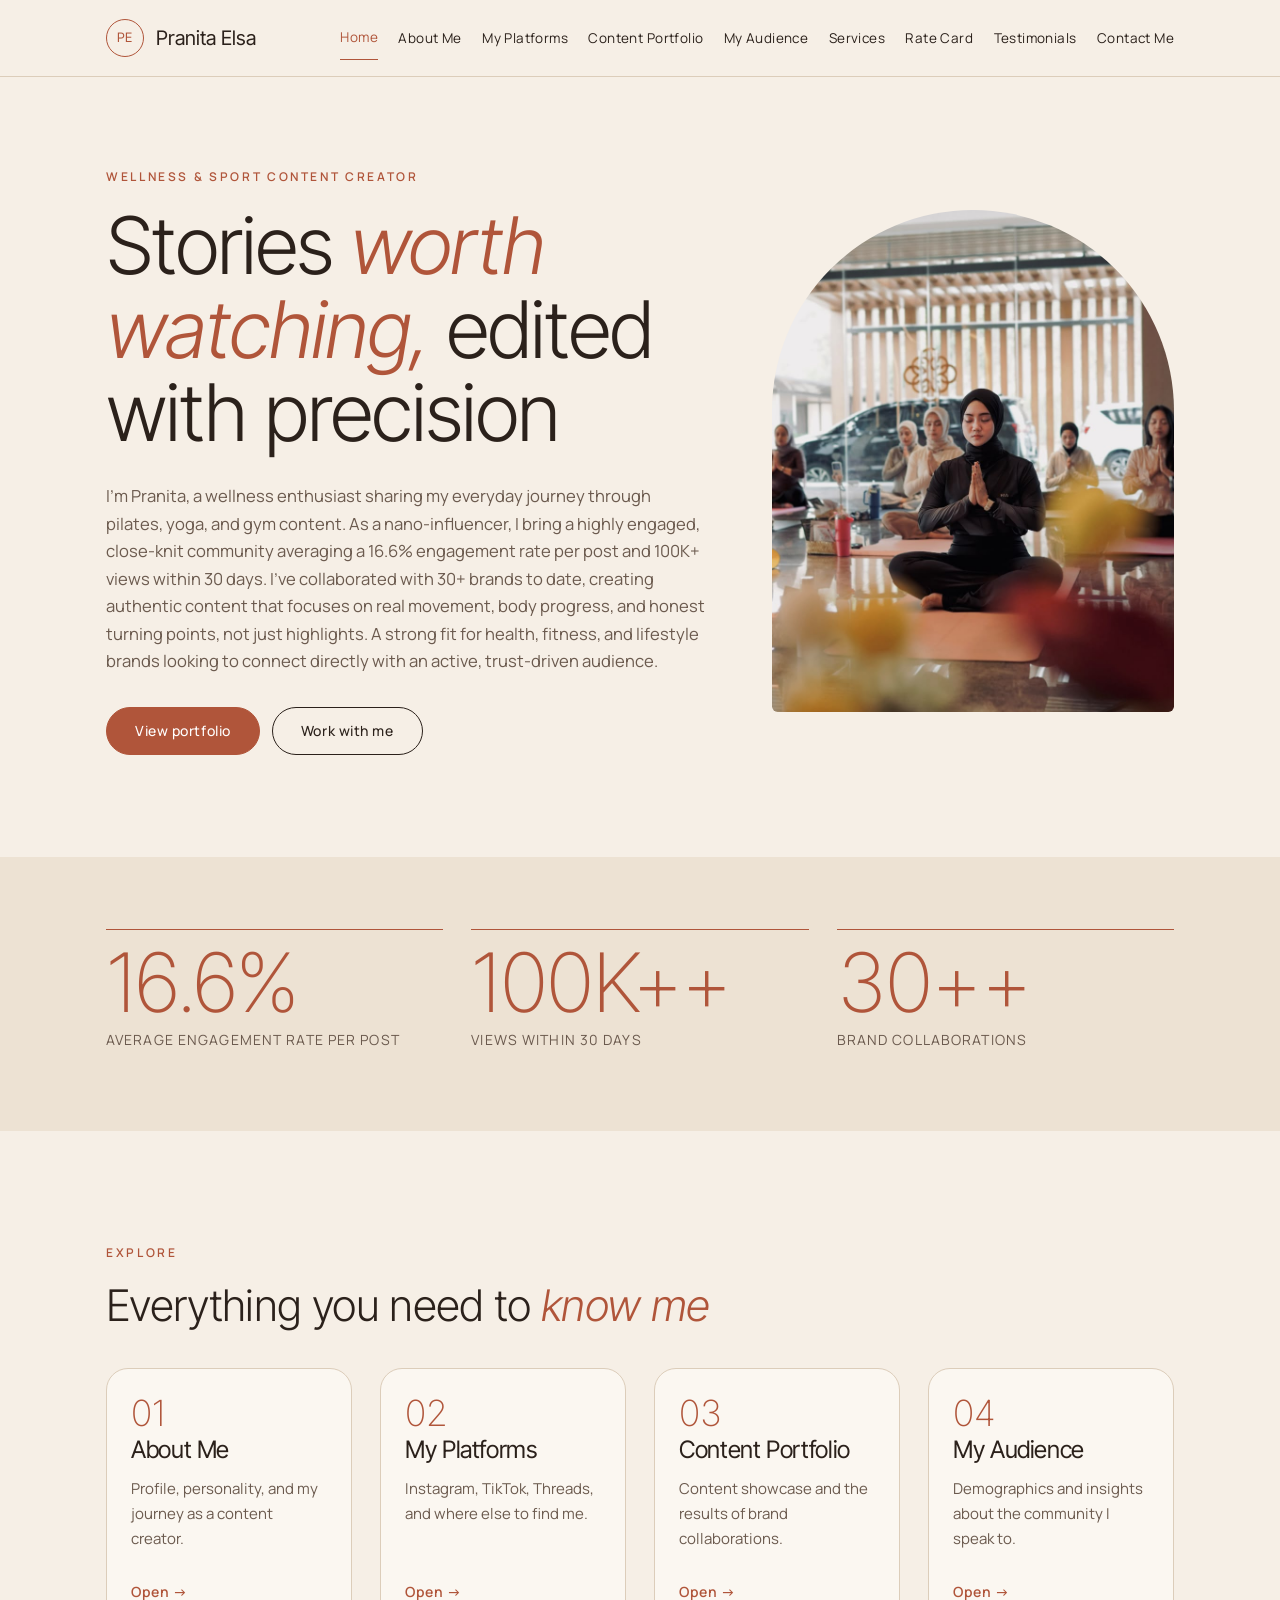
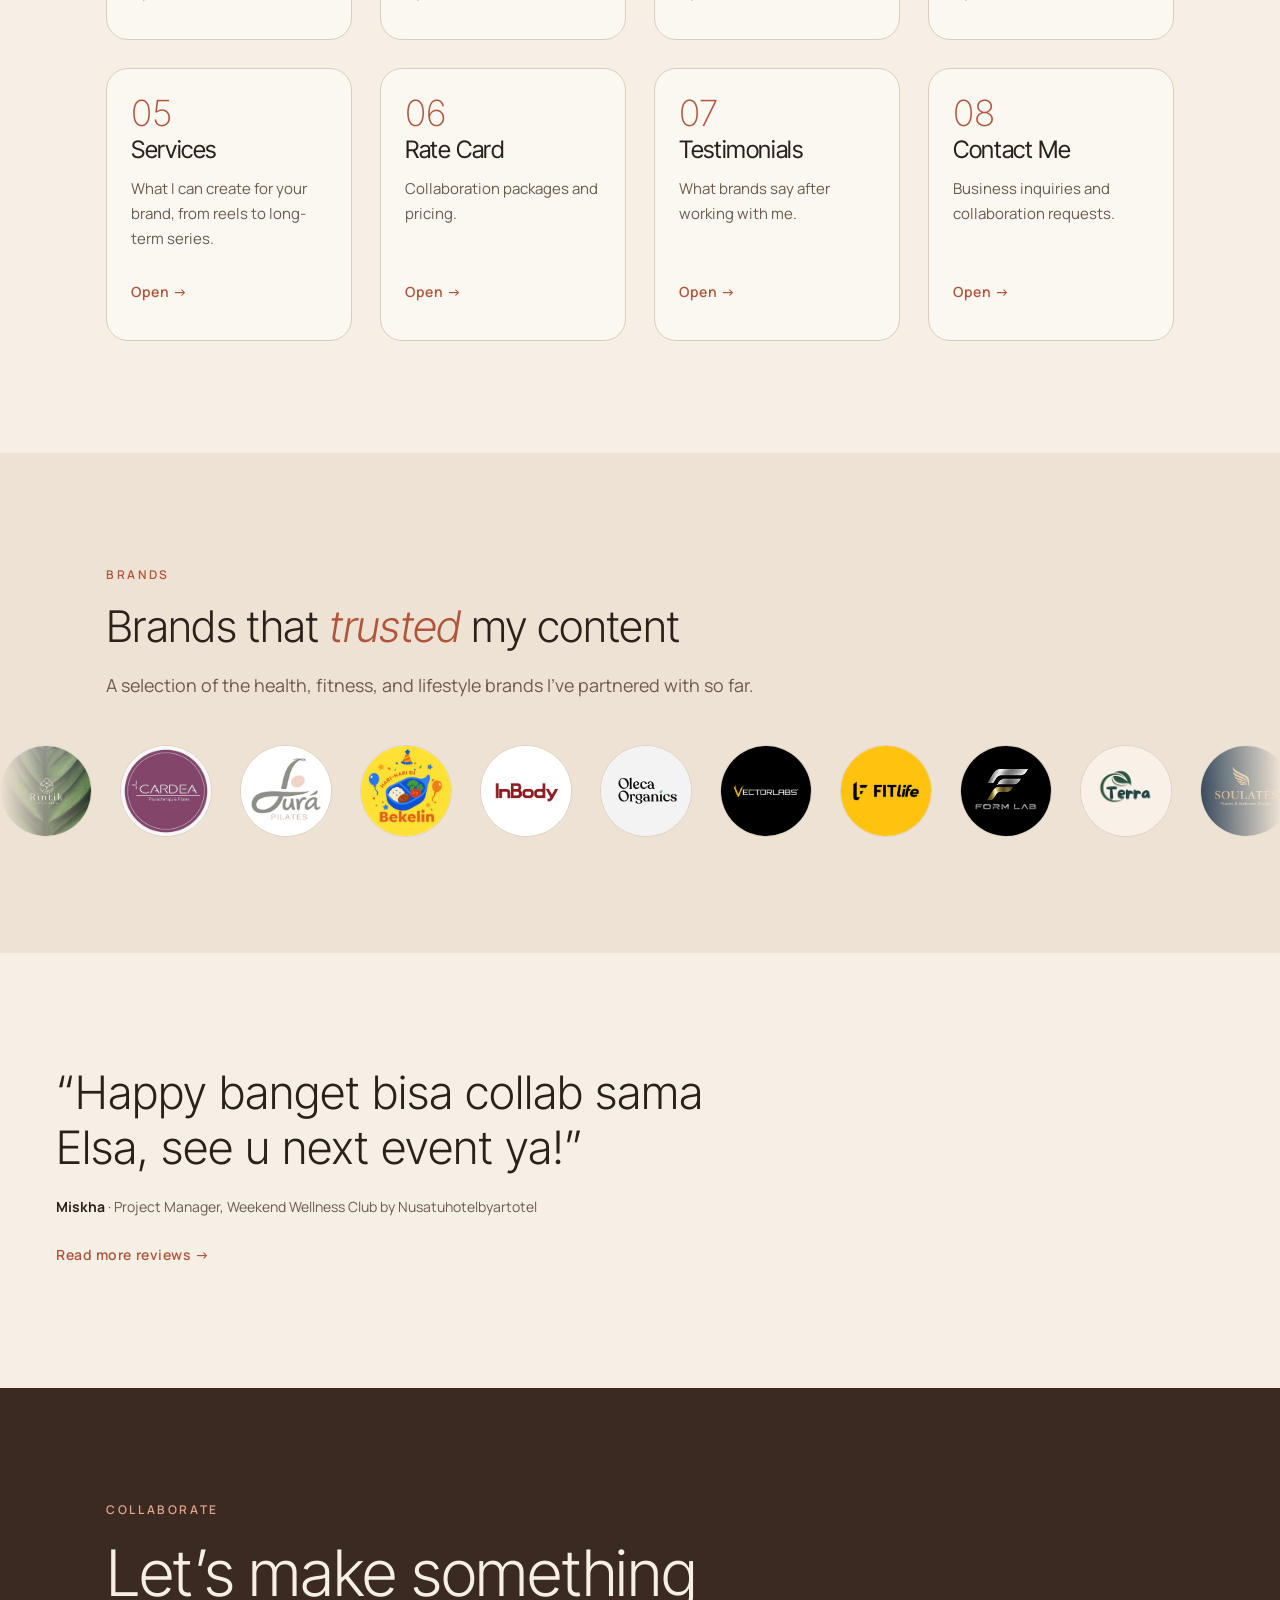
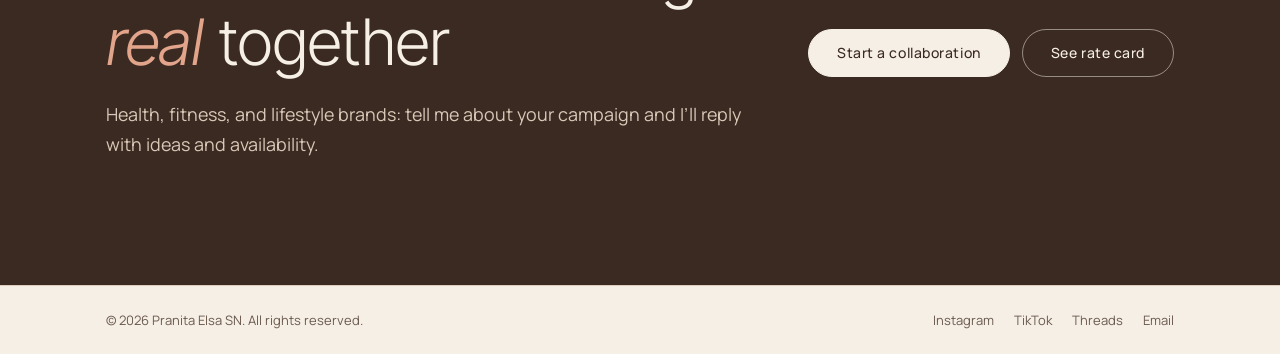
<file: index.html>
<!doctype html>
<html lang="en">
<head>
<meta charset="utf-8">
<meta name="viewport" content="width=device-width, initial-scale=1">
<meta name="theme-color" content="#F6EFE6">
<title>Pranita Elsa | Wellness & Sport Content Creator</title>
<meta name="description" content="Pranita Elsa: wellness and sport content creator (pilates, yoga, gym). Portfolio, rate card, and collaboration inquiries.">
<link rel="stylesheet" href="https://fonts.googleapis.com/css2?family=Inter+Tight:ital,wght@0,200;0,300;0,400;1,300&amp;family=Manrope:wght@400;500;600&amp;display=swap">
<link rel="stylesheet" href="site.css">
<style>html{-webkit-text-size-adjust:100%;background:#F6EFE6}</style>
</head>
<body>
<div class="page" style="background: var(--bg); color: var(--ink); font-family: var(--body); font-size: 16px; line-height: 1.65; overflow-x: hidden;">
<header class="hdr" style="position: relative; border-bottom: 1px solid var(--line); background: var(--bg); z-index: 5;"><div class="wrap hdr__in" style="max-width: 1180px; margin: 0px auto; padding: 0px clamp(20px, 5vw, 56px); display: flex; align-items: center; justify-content: space-between; min-height: 76px; gap: 24px;"><a class="brand" href="index.html" style="display: inline-flex; align-items: center; gap: 12px; font-family: var(--head); font-size: 20px; font-weight: 400; min-height: 44px; white-space: nowrap;"><span class="brand__mark" style="width: 38px; height: 38px; border-radius: 50%; border: 1px solid var(--accent); color: var(--accent); display: grid; place-items: center; font-size: 13px; letter-spacing: 0.04em;">PE</span><span>Pranita Elsa</span></a><input type="checkbox" id="nav-toggle" class="nav-toggle" aria-label="Toggle menu" style="position: absolute; opacity: 0; width: 1px; height: 1px;"><label for="nav-toggle" class="burger" style="flex-direction: column; justify-content: center; gap: 6px; width: 44px; height: 44px; cursor: pointer; align-items: flex-end;"><span style="display: block; height: 1.5px; background: var(--ink); width: 26px;"></span><span style="display: block; height: 1.5px; background: var(--ink);"></span><span style="display: block; height: 1.5px; background: var(--ink); width: 26px;"></span></label><nav class="nav" style="left: 0px; right: 0px; top: 100%;"><a href="index.html" class="is-on" style="display: flex; align-items: center;">Home</a><a href="about.html" style="display: flex; align-items: center;">About Me</a><a href="platforms.html" style="display: flex; align-items: center;">My Platforms</a><a href="portfolio.html" style="display: flex; align-items: center;">Content Portfolio</a><a href="audience.html" style="display: flex; align-items: center;">My Audience</a><a href="services.html" style="display: flex; align-items: center;">Services</a><a href="ratecard.html" style="display: flex; align-items: center;">Rate Card</a><a href="testimonials.html" style="display: flex; align-items: center;">Testimonials</a><a href="contact.html" style="display: flex; align-items: center;">Contact Me</a></nav></div></header>
<main>
<section class="sec sec--hero" style="padding: clamp(40px, 7vw, 96px) 0px clamp(56px, 8vw, 104px);"><div class="wrap hero" style="max-width: 1180px; margin: 0px auto; padding: 0px clamp(20px, 5vw, 56px); display: grid; gap: clamp(32px, 5vw, 80px); align-items: center;">
<div><p class="eyebrow" style="font-size: 12px; letter-spacing: 0.22em; text-transform: uppercase; color: var(--accent); margin: 0px 0px 18px; font-weight: 600;">Wellness &amp; sport content creator</p>
<h1 class="h-display" style="font-size: clamp(38px, 6.2vw, 80px); line-height: 1.05; letter-spacing: -0.025em; margin: 0px 0px 28px;">Stories <em>worth watching,</em> edited with precision</h1>
<p class="lead hero__bio" style="color: var(--muted); max-width: 62ch; font-size: clamp(15px, 1.3vw, 17px); margin-top: 0px;">I’m Pranita, a wellness enthusiast sharing my everyday journey through pilates, yoga, and gym content. As a nano-influencer, I bring a highly engaged, close-knit community averaging a 16.6% engagement rate per post and 100K+ views within 30 days. I’ve collaborated with 30+ brands to date, creating authentic content that focuses on real movement, body progress, and honest turning points, not just highlights. A strong fit for health, fitness, and lifestyle brands looking to connect directly with an active, trust-driven audience.</p>
<div class="btns" style="display: flex; flex-wrap: wrap; gap: 12px; margin-top: 32px;"><a class="btn" href="portfolio.html" style="display: inline-flex; align-items: center; justify-content: center; min-height: 48px; padding: 0px 28px; border-radius: 999px; font-size: 14px; letter-spacing: 0.04em; font-weight: 500; transition: background 0.2s, color 0.2s;">View portfolio</a><a class="btn btn--ghost" href="contact.html" style="display: inline-flex; align-items: center; justify-content: center; min-height: 48px; padding: 0px 28px; border-radius: 999px; font-size: 14px; letter-spacing: 0.04em; font-weight: 500; transition: background 0.2s, color 0.2s;">Work with me</a></div></div>
<div class="arch" style="border-radius: 999px 999px 28px 28px; overflow: hidden; aspect-ratio: 4 / 5; background: var(--sand); width: 100%;"><img src="showreel.jpg" alt="Pranita leading a yoga class" style="width: 100%; height: 100%; object-fit: cover; display: block;"></div></div></section>
<section class="sec sec--sand sec--tight" style="padding: clamp(36px, 6vw, 72px) 0px; background: var(--sand);"><div class="wrap grid grid--3 stats" style="max-width: 1180px; margin: 0px auto; padding: 0px clamp(20px, 5vw, 56px); display: grid; gap: clamp(16px, 2.2vw, 28px); grid-template-columns: repeat(auto-fit, minmax(min(100%, 260px), 1fr)); margin-top: 0px; text-align: left;">
<div class="stat" style="padding: 8px 0px; border-top: 1px solid var(--accent);"><div class="stat__n" style="font-family: var(--head); font-weight: 200; font-size: clamp(48px, 6.4vw, 84px); line-height: 1.1; color: var(--accent); letter-spacing: -0.02em;">16.6%</div><div class="stat__l" style="font-size: 14px; letter-spacing: 0.08em; text-transform: uppercase; color: var(--muted);">Average engagement rate per post</div></div>
<div class="stat" style="padding: 8px 0px; border-top: 1px solid var(--accent);"><div class="stat__n" style="font-family: var(--head); font-weight: 200; font-size: clamp(48px, 6.4vw, 84px); line-height: 1.1; color: var(--accent); letter-spacing: -0.02em;">100K++</div><div class="stat__l" style="font-size: 14px; letter-spacing: 0.08em; text-transform: uppercase; color: var(--muted);">Views within 30 days</div></div>
<div class="stat" style="padding: 8px 0px; border-top: 1px solid var(--accent);"><div class="stat__n" style="font-family: var(--head); font-weight: 200; font-size: clamp(48px, 6.4vw, 84px); line-height: 1.1; color: var(--accent); letter-spacing: -0.02em;">30++</div><div class="stat__l" style="font-size: 14px; letter-spacing: 0.08em; text-transform: uppercase; color: var(--muted);">Brand collaborations</div></div></div></section>
<section class="sec" style="padding: clamp(56px, 9vw, 112px) 0px;"><div class="wrap" style="max-width: 1180px; margin: 0px auto; padding: 0px clamp(20px, 5vw, 56px);"><p class="eyebrow" style="font-size: 12px; letter-spacing: 0.22em; text-transform: uppercase; color: var(--accent); margin: 0px 0px 18px; font-weight: 600;">Explore</p><h2 class="h-2" style="font-size: clamp(26px, 3.4vw, 44px); line-height: 1.12; margin-bottom: 16px;">Everything you need to <em>know me</em></h2>
<div class="grid grid--4 tiles" style="display: grid; gap: clamp(16px, 2.2vw, 28px); margin-top: clamp(24px, 3vw, 40px); grid-template-columns: repeat(auto-fit, minmax(min(100%, 230px), 1fr));"><a class="tile" href="about.html" style="transition: border-color 0.2s, transform 0.2s; display: flex; flex-direction: column; gap: 4px; background: var(--card); border-radius: 22px; padding: 26px 24px;"><span class="tile__n" style="font-family: var(--head); font-weight: 200; font-size: 36px; color: var(--accent); line-height: 1;">01</span><h3 class="h-3" style="font-size: clamp(19px, 2vw, 24px); line-height: 1.25; font-weight: 400; margin-bottom: 8px;">About Me</h3><p style="color: var(--muted); font-size: 15px; flex: 1 1 0%;">Profile, personality, and my journey as a content creator.</p><span class="link-arrow" style="display: inline-flex; align-items: center; min-height: 44px; color: var(--accent); font-size: 14px; font-weight: 600; letter-spacing: 0.04em;">Open →</span></a><a class="tile" href="platforms.html" style="transition: border-color 0.2s, transform 0.2s; display: flex; flex-direction: column; gap: 4px; background: var(--card); border-radius: 22px; padding: 26px 24px;"><span class="tile__n" style="font-family: var(--head); font-weight: 200; font-size: 36px; color: var(--accent); line-height: 1;">02</span><h3 class="h-3" style="font-size: clamp(19px, 2vw, 24px); line-height: 1.25; font-weight: 400; margin-bottom: 8px;">My Platforms</h3><p style="color: var(--muted); font-size: 15px; flex: 1 1 0%;">Instagram, TikTok, Threads, and where else to find me.</p><span class="link-arrow" style="display: inline-flex; align-items: center; min-height: 44px; color: var(--accent); font-size: 14px; font-weight: 600; letter-spacing: 0.04em;">Open →</span></a><a class="tile" href="portfolio.html" style="transition: border-color 0.2s, transform 0.2s; display: flex; flex-direction: column; gap: 4px; background: var(--card); border-radius: 22px; padding: 26px 24px;"><span class="tile__n" style="font-family: var(--head); font-weight: 200; font-size: 36px; color: var(--accent); line-height: 1;">03</span><h3 class="h-3" style="font-size: clamp(19px, 2vw, 24px); line-height: 1.25; font-weight: 400; margin-bottom: 8px;">Content Portfolio</h3><p style="color: var(--muted); font-size: 15px; flex: 1 1 0%;">Content showcase and the results of brand collaborations.</p><span class="link-arrow" style="display: inline-flex; align-items: center; min-height: 44px; color: var(--accent); font-size: 14px; font-weight: 600; letter-spacing: 0.04em;">Open →</span></a><a class="tile" href="audience.html" style="transition: border-color 0.2s, transform 0.2s; display: flex; flex-direction: column; gap: 4px; background: var(--card); border-radius: 22px; padding: 26px 24px;"><span class="tile__n" style="font-family: var(--head); font-weight: 200; font-size: 36px; color: var(--accent); line-height: 1;">04</span><h3 class="h-3" style="font-size: clamp(19px, 2vw, 24px); line-height: 1.25; font-weight: 400; margin-bottom: 8px;">My Audience</h3><p style="color: var(--muted); font-size: 15px; flex: 1 1 0%;">Demographics and insights about the community I speak to.</p><span class="link-arrow" style="display: inline-flex; align-items: center; min-height: 44px; color: var(--accent); font-size: 14px; font-weight: 600; letter-spacing: 0.04em;">Open →</span></a><a class="tile" href="services.html" style="transition: border-color 0.2s, transform 0.2s; display: flex; flex-direction: column; gap: 4px; background: var(--card); border-radius: 22px; padding: 26px 24px;"><span class="tile__n" style="font-family: var(--head); font-weight: 200; font-size: 36px; color: var(--accent); line-height: 1;">05</span><h3 class="h-3" style="font-size: clamp(19px, 2vw, 24px); line-height: 1.25; font-weight: 400; margin-bottom: 8px;">Services</h3><p style="color: var(--muted); font-size: 15px; flex: 1 1 0%;">What I can create for your brand, from reels to long-term series.</p><span class="link-arrow" style="display: inline-flex; align-items: center; min-height: 44px; color: var(--accent); font-size: 14px; font-weight: 600; letter-spacing: 0.04em;">Open →</span></a><a class="tile" href="ratecard.html" style="transition: border-color 0.2s, transform 0.2s; display: flex; flex-direction: column; gap: 4px; background: var(--card); border-radius: 22px; padding: 26px 24px;"><span class="tile__n" style="font-family: var(--head); font-weight: 200; font-size: 36px; color: var(--accent); line-height: 1;">06</span><h3 class="h-3" style="font-size: clamp(19px, 2vw, 24px); line-height: 1.25; font-weight: 400; margin-bottom: 8px;">Rate Card</h3><p style="color: var(--muted); font-size: 15px; flex: 1 1 0%;">Collaboration packages and pricing.</p><span class="link-arrow" style="display: inline-flex; align-items: center; min-height: 44px; color: var(--accent); font-size: 14px; font-weight: 600; letter-spacing: 0.04em;">Open →</span></a><a class="tile" href="testimonials.html" style="transition: border-color 0.2s, transform 0.2s; display: flex; flex-direction: column; gap: 4px; background: var(--card); border-radius: 22px; padding: 26px 24px;"><span class="tile__n" style="font-family: var(--head); font-weight: 200; font-size: 36px; color: var(--accent); line-height: 1;">07</span><h3 class="h-3" style="font-size: clamp(19px, 2vw, 24px); line-height: 1.25; font-weight: 400; margin-bottom: 8px;">Testimonials</h3><p style="color: var(--muted); font-size: 15px; flex: 1 1 0%;">What brands say after working with me.</p><span class="link-arrow" style="display: inline-flex; align-items: center; min-height: 44px; color: var(--accent); font-size: 14px; font-weight: 600; letter-spacing: 0.04em;">Open →</span></a><a class="tile" href="contact.html" style="transition: border-color 0.2s, transform 0.2s; display: flex; flex-direction: column; gap: 4px; background: var(--card); border-radius: 22px; padding: 26px 24px;"><span class="tile__n" style="font-family: var(--head); font-weight: 200; font-size: 36px; color: var(--accent); line-height: 1;">08</span><h3 class="h-3" style="font-size: clamp(19px, 2vw, 24px); line-height: 1.25; font-weight: 400; margin-bottom: 8px;">Contact Me</h3><p style="color: var(--muted); font-size: 15px; flex: 1 1 0%;">Business inquiries and collaboration requests.</p><span class="link-arrow" style="display: inline-flex; align-items: center; min-height: 44px; color: var(--accent); font-size: 14px; font-weight: 600; letter-spacing: 0.04em;">Open →</span></a></div></div></section>
<section class="sec sec--sand" style="padding: clamp(56px, 9vw, 112px) 0px; background: var(--sand);"><div class="wrap" style="max-width: 1180px; margin: 0px auto; padding: 0px clamp(20px, 5vw, 56px);"><p class="eyebrow" style="font-size: 12px; letter-spacing: 0.22em; text-transform: uppercase; color: var(--accent); margin: 0px 0px 18px; font-weight: 600;">Brands</p><h2 class="h-2" style="font-size: clamp(26px, 3.4vw, 44px); line-height: 1.12; margin-bottom: 16px;">Brands that <em>trusted</em> my content</h2>
<p class="lead" style="font-size: clamp(16px, 1.4vw, 19px); color: var(--muted); max-width: 62ch; margin-top: 20px;">A selection of the health, fitness, and lifestyle brands I’ve partnered with so far.</p></div><div class="marquee-wrap" style="margin-top: 40px;"><div class="marquee" style="mask-image: linear-gradient(90deg, transparent, rgb(0, 0, 0) 8%, rgb(0, 0, 0) 92%, transparent);"><div class="marquee__track" style="display: flex; gap: 28px; width: max-content; padding: 4px 0px;"><span class="logo" title="Rintik" style="flex: 0 0 auto; width: 92px; height: 92px; border-radius: 50%; background: rgb(255, 255, 255); border: 1px solid var(--line); display: grid; place-items: center; overflow: hidden;"><img src="logo-rintik.jpg" alt="Rintik logo" style="width: 100%; height: 100%; object-fit: contain; display: block;"></span><span class="logo" title="Cardea" style="flex: 0 0 auto; width: 92px; height: 92px; border-radius: 50%; background: rgb(255, 255, 255); border: 1px solid var(--line); display: grid; place-items: center; overflow: hidden;"><img src="logo-cardea.png" alt="Cardea logo" style="width: 100%; height: 100%; object-fit: contain; display: block;"></span><span class="logo" title="Lura" style="flex: 0 0 auto; width: 92px; height: 92px; border-radius: 50%; background: rgb(255, 255, 255); border: 1px solid var(--line); display: grid; place-items: center; overflow: hidden;"><img src="logo-lura.png" alt="Lura logo" style="width: 100%; height: 100%; object-fit: contain; display: block;"></span><span class="logo" title="Bekelin" style="flex: 0 0 auto; width: 92px; height: 92px; border-radius: 50%; background: rgb(255, 255, 255); border: 1px solid var(--line); display: grid; place-items: center; overflow: hidden;"><img src="logo-bekelin.png" alt="Bekelin logo" style="width: 100%; height: 100%; object-fit: contain; display: block;"></span><span class="logo" title="InBody" style="flex: 0 0 auto; width: 92px; height: 92px; border-radius: 50%; background: rgb(255, 255, 255); border: 1px solid var(--line); display: grid; place-items: center; overflow: hidden;"><img src="logo-inbody.png" alt="InBody logo" style="width: 100%; height: 100%; object-fit: contain; display: block;"></span><span class="logo" title="Oleca" style="flex: 0 0 auto; width: 92px; height: 92px; border-radius: 50%; background: rgb(255, 255, 255); border: 1px solid var(--line); display: grid; place-items: center; overflow: hidden;"><img src="logo-oleca.png" alt="Oleca logo" style="width: 100%; height: 100%; object-fit: contain; display: block;"></span><span class="logo" title="Vector Labs" style="flex: 0 0 auto; width: 92px; height: 92px; border-radius: 50%; background: rgb(255, 255, 255); border: 1px solid var(--line); display: grid; place-items: center; overflow: hidden;"><img src="logo-vectorlabs.png" alt="Vector Labs logo" style="width: 100%; height: 100%; object-fit: contain; display: block;"></span><span class="logo" title="Fitlife" style="flex: 0 0 auto; width: 92px; height: 92px; border-radius: 50%; background: rgb(255, 255, 255); border: 1px solid var(--line); display: grid; place-items: center; overflow: hidden;"><img src="logo-fitlife.png" alt="Fitlife logo" style="width: 100%; height: 100%; object-fit: contain; display: block;"></span><span class="logo" title="FormLab" style="flex: 0 0 auto; width: 92px; height: 92px; border-radius: 50%; background: rgb(255, 255, 255); border: 1px solid var(--line); display: grid; place-items: center; overflow: hidden;"><img src="logo-formlab.png" alt="FormLab logo" style="width: 100%; height: 100%; object-fit: contain; display: block;"></span><span class="logo" title="Terra" style="flex: 0 0 auto; width: 92px; height: 92px; border-radius: 50%; background: rgb(255, 255, 255); border: 1px solid var(--line); display: grid; place-items: center; overflow: hidden;"><img src="logo-terra.png" alt="Terra logo" style="width: 100%; height: 100%; object-fit: contain; display: block;"></span><span class="logo" title="Soulates" style="flex: 0 0 auto; width: 92px; height: 92px; border-radius: 50%; background: rgb(255, 255, 255); border: 1px solid var(--line); display: grid; place-items: center; overflow: hidden;"><img src="logo-soulates.png" alt="Soulates logo" style="width: 100%; height: 100%; object-fit: contain; display: block;"></span><span class="logo" title="Goffeé" style="flex: 0 0 auto; width: 92px; height: 92px; border-radius: 50%; background: rgb(255, 255, 255); border: 1px solid var(--line); display: grid; place-items: center; overflow: hidden;"><img src="logo-goffee.png" alt="Goffeé logo" style="width: 100%; height: 100%; object-fit: contain; display: block;"></span><span class="logo" title="Base" style="flex: 0 0 auto; width: 92px; height: 92px; border-radius: 50%; background: rgb(255, 255, 255); border: 1px solid var(--line); display: grid; place-items: center; overflow: hidden;"><img src="logo-base.png" alt="Base logo" style="width: 100%; height: 100%; object-fit: contain; display: block;"></span><span class="logo" title="Nusatu" style="flex: 0 0 auto; width: 92px; height: 92px; border-radius: 50%; background: rgb(255, 255, 255); border: 1px solid var(--line); display: grid; place-items: center; overflow: hidden;"><img src="logo-nusatu.png" alt="Nusatu logo" style="width: 100%; height: 100%; object-fit: contain; display: block;"></span><span class="logo" title="Cold n Brew" style="flex: 0 0 auto; width: 92px; height: 92px; border-radius: 50%; background: rgb(255, 255, 255); border: 1px solid var(--line); display: grid; place-items: center; overflow: hidden;"><img src="logo-coldnbrew.png" alt="Cold n Brew logo" style="width: 100%; height: 100%; object-fit: contain; display: block;"></span><span class="logo" title="Indosat" style="flex: 0 0 auto; width: 92px; height: 92px; border-radius: 50%; background: rgb(255, 255, 255); border: 1px solid var(--line); display: grid; place-items: center; overflow: hidden;"><img src="logo-indosat.png" alt="Indosat logo" style="width: 100%; height: 100%; object-fit: contain; display: block;"></span><span class="logo" title="Pretty on Mat" style="flex: 0 0 auto; width: 92px; height: 92px; border-radius: 50%; background: rgb(255, 255, 255); border: 1px solid var(--line); display: grid; place-items: center; overflow: hidden;"><img src="logo-prettyonmat.png" alt="Pretty on Mat logo" style="width: 100%; height: 100%; object-fit: contain; display: block;"></span><span class="logo" title="% Arabica" style="flex: 0 0 auto; width: 92px; height: 92px; border-radius: 50%; background: rgb(255, 255, 255); border: 1px solid var(--line); display: grid; place-items: center; overflow: hidden;"><img src="logo-arabica.png" alt="% Arabica logo" style="width: 100%; height: 100%; object-fit: contain; display: block;"></span><span class="logo" title="Earth and Flow" style="flex: 0 0 auto; width: 92px; height: 92px; border-radius: 50%; background: rgb(255, 255, 255); border: 1px solid var(--line); display: grid; place-items: center; overflow: hidden;"><img src="logo-earthandflow.png" alt="Earth and Flow logo" style="width: 100%; height: 100%; object-fit: contain; display: block;"></span><span class="logo" title="Gatsoe" style="flex: 0 0 auto; width: 92px; height: 92px; border-radius: 50%; background: rgb(255, 255, 255); border: 1px solid var(--line); display: grid; place-items: center; overflow: hidden;"><img src="logo-gatsoe.png" alt="Gatsoe logo" style="width: 100%; height: 100%; object-fit: contain; display: block;"></span><span class="logo" title="Deli n Co" style="flex: 0 0 auto; width: 92px; height: 92px; border-radius: 50%; background: rgb(255, 255, 255); border: 1px solid var(--line); display: grid; place-items: center; overflow: hidden;"><img src="logo-deli.png" alt="Deli n Co logo" style="width: 100%; height: 100%; object-fit: contain; display: block;"></span><span class="logo" title="Brightstone" style="flex: 0 0 auto; width: 92px; height: 92px; border-radius: 50%; background: rgb(255, 255, 255); border: 1px solid var(--line); display: grid; place-items: center; overflow: hidden;"><img src="logo-brightstone.png" alt="Brightstone logo" style="width: 100%; height: 100%; object-fit: contain; display: block;"></span><span class="logo" title="Akar" style="flex: 0 0 auto; width: 92px; height: 92px; border-radius: 50%; background: rgb(255, 255, 255); border: 1px solid var(--line); display: grid; place-items: center; overflow: hidden;"><img src="logo-akar.png" alt="Akar logo" style="width: 100%; height: 100%; object-fit: contain; display: block;"></span><span class="logo" title="Famouscarf" style="flex: 0 0 auto; width: 92px; height: 92px; border-radius: 50%; background: rgb(255, 255, 255); border: 1px solid var(--line); display: grid; place-items: center; overflow: hidden;"><img src="logo-famouscarf.png" alt="Famouscarf logo" style="width: 100%; height: 100%; object-fit: contain; display: block;"></span><span class="logo" title="Rintik" style="flex: 0 0 auto; width: 92px; height: 92px; border-radius: 50%; background: rgb(255, 255, 255); border: 1px solid var(--line); display: grid; place-items: center; overflow: hidden;"><img src="logo-rintik.jpg" alt="Rintik logo" style="width: 100%; height: 100%; object-fit: contain; display: block;"></span><span class="logo" title="Cardea" style="flex: 0 0 auto; width: 92px; height: 92px; border-radius: 50%; background: rgb(255, 255, 255); border: 1px solid var(--line); display: grid; place-items: center; overflow: hidden;"><img src="logo-cardea.png" alt="Cardea logo" style="width: 100%; height: 100%; object-fit: contain; display: block;"></span><span class="logo" title="Lura" style="flex: 0 0 auto; width: 92px; height: 92px; border-radius: 50%; background: rgb(255, 255, 255); border: 1px solid var(--line); display: grid; place-items: center; overflow: hidden;"><img src="logo-lura.png" alt="Lura logo" style="width: 100%; height: 100%; object-fit: contain; display: block;"></span><span class="logo" title="Bekelin" style="flex: 0 0 auto; width: 92px; height: 92px; border-radius: 50%; background: rgb(255, 255, 255); border: 1px solid var(--line); display: grid; place-items: center; overflow: hidden;"><img src="logo-bekelin.png" alt="Bekelin logo" style="width: 100%; height: 100%; object-fit: contain; display: block;"></span><span class="logo" title="InBody" style="flex: 0 0 auto; width: 92px; height: 92px; border-radius: 50%; background: rgb(255, 255, 255); border: 1px solid var(--line); display: grid; place-items: center; overflow: hidden;"><img src="logo-inbody.png" alt="InBody logo" style="width: 100%; height: 100%; object-fit: contain; display: block;"></span><span class="logo" title="Oleca" style="flex: 0 0 auto; width: 92px; height: 92px; border-radius: 50%; background: rgb(255, 255, 255); border: 1px solid var(--line); display: grid; place-items: center; overflow: hidden;"><img src="logo-oleca.png" alt="Oleca logo" style="width: 100%; height: 100%; object-fit: contain; display: block;"></span><span class="logo" title="Vector Labs" style="flex: 0 0 auto; width: 92px; height: 92px; border-radius: 50%; background: rgb(255, 255, 255); border: 1px solid var(--line); display: grid; place-items: center; overflow: hidden;"><img src="logo-vectorlabs.png" alt="Vector Labs logo" style="width: 100%; height: 100%; object-fit: contain; display: block;"></span><span class="logo" title="Fitlife" style="flex: 0 0 auto; width: 92px; height: 92px; border-radius: 50%; background: rgb(255, 255, 255); border: 1px solid var(--line); display: grid; place-items: center; overflow: hidden;"><img src="logo-fitlife.png" alt="Fitlife logo" style="width: 100%; height: 100%; object-fit: contain; display: block;"></span><span class="logo" title="FormLab" style="flex: 0 0 auto; width: 92px; height: 92px; border-radius: 50%; background: rgb(255, 255, 255); border: 1px solid var(--line); display: grid; place-items: center; overflow: hidden;"><img src="logo-formlab.png" alt="FormLab logo" style="width: 100%; height: 100%; object-fit: contain; display: block;"></span><span class="logo" title="Terra" style="flex: 0 0 auto; width: 92px; height: 92px; border-radius: 50%; background: rgb(255, 255, 255); border: 1px solid var(--line); display: grid; place-items: center; overflow: hidden;"><img src="logo-terra.png" alt="Terra logo" style="width: 100%; height: 100%; object-fit: contain; display: block;"></span><span class="logo" title="Soulates" style="flex: 0 0 auto; width: 92px; height: 92px; border-radius: 50%; background: rgb(255, 255, 255); border: 1px solid var(--line); display: grid; place-items: center; overflow: hidden;"><img src="logo-soulates.png" alt="Soulates logo" style="width: 100%; height: 100%; object-fit: contain; display: block;"></span><span class="logo" title="Goffeé" style="flex: 0 0 auto; width: 92px; height: 92px; border-radius: 50%; background: rgb(255, 255, 255); border: 1px solid var(--line); display: grid; place-items: center; overflow: hidden;"><img src="logo-goffee.png" alt="Goffeé logo" style="width: 100%; height: 100%; object-fit: contain; display: block;"></span><span class="logo" title="Base" style="flex: 0 0 auto; width: 92px; height: 92px; border-radius: 50%; background: rgb(255, 255, 255); border: 1px solid var(--line); display: grid; place-items: center; overflow: hidden;"><img src="logo-base.png" alt="Base logo" style="width: 100%; height: 100%; object-fit: contain; display: block;"></span><span class="logo" title="Nusatu" style="flex: 0 0 auto; width: 92px; height: 92px; border-radius: 50%; background: rgb(255, 255, 255); border: 1px solid var(--line); display: grid; place-items: center; overflow: hidden;"><img src="logo-nusatu.png" alt="Nusatu logo" style="width: 100%; height: 100%; object-fit: contain; display: block;"></span><span class="logo" title="Cold n Brew" style="flex: 0 0 auto; width: 92px; height: 92px; border-radius: 50%; background: rgb(255, 255, 255); border: 1px solid var(--line); display: grid; place-items: center; overflow: hidden;"><img src="logo-coldnbrew.png" alt="Cold n Brew logo" style="width: 100%; height: 100%; object-fit: contain; display: block;"></span><span class="logo" title="Indosat" style="flex: 0 0 auto; width: 92px; height: 92px; border-radius: 50%; background: rgb(255, 255, 255); border: 1px solid var(--line); display: grid; place-items: center; overflow: hidden;"><img src="logo-indosat.png" alt="Indosat logo" style="width: 100%; height: 100%; object-fit: contain; display: block;"></span><span class="logo" title="Pretty on Mat" style="flex: 0 0 auto; width: 92px; height: 92px; border-radius: 50%; background: rgb(255, 255, 255); border: 1px solid var(--line); display: grid; place-items: center; overflow: hidden;"><img src="logo-prettyonmat.png" alt="Pretty on Mat logo" style="width: 100%; height: 100%; object-fit: contain; display: block;"></span><span class="logo" title="% Arabica" style="flex: 0 0 auto; width: 92px; height: 92px; border-radius: 50%; background: rgb(255, 255, 255); border: 1px solid var(--line); display: grid; place-items: center; overflow: hidden;"><img src="logo-arabica.png" alt="% Arabica logo" style="width: 100%; height: 100%; object-fit: contain; display: block;"></span><span class="logo" title="Earth and Flow" style="flex: 0 0 auto; width: 92px; height: 92px; border-radius: 50%; background: rgb(255, 255, 255); border: 1px solid var(--line); display: grid; place-items: center; overflow: hidden;"><img src="logo-earthandflow.png" alt="Earth and Flow logo" style="width: 100%; height: 100%; object-fit: contain; display: block;"></span><span class="logo" title="Gatsoe" style="flex: 0 0 auto; width: 92px; height: 92px; border-radius: 50%; background: rgb(255, 255, 255); border: 1px solid var(--line); display: grid; place-items: center; overflow: hidden;"><img src="logo-gatsoe.png" alt="Gatsoe logo" style="width: 100%; height: 100%; object-fit: contain; display: block;"></span><span class="logo" title="Deli n Co" style="flex: 0 0 auto; width: 92px; height: 92px; border-radius: 50%; background: rgb(255, 255, 255); border: 1px solid var(--line); display: grid; place-items: center; overflow: hidden;"><img src="logo-deli.png" alt="Deli n Co logo" style="width: 100%; height: 100%; object-fit: contain; display: block;"></span><span class="logo" title="Brightstone" style="flex: 0 0 auto; width: 92px; height: 92px; border-radius: 50%; background: rgb(255, 255, 255); border: 1px solid var(--line); display: grid; place-items: center; overflow: hidden;"><img src="logo-brightstone.png" alt="Brightstone logo" style="width: 100%; height: 100%; object-fit: contain; display: block;"></span><span class="logo" title="Akar" style="flex: 0 0 auto; width: 92px; height: 92px; border-radius: 50%; background: rgb(255, 255, 255); border: 1px solid var(--line); display: grid; place-items: center; overflow: hidden;"><img src="logo-akar.png" alt="Akar logo" style="width: 100%; height: 100%; object-fit: contain; display: block;"></span><span class="logo" title="Famouscarf" style="flex: 0 0 auto; width: 92px; height: 92px; border-radius: 50%; background: rgb(255, 255, 255); border: 1px solid var(--line); display: grid; place-items: center; overflow: hidden;"><img src="logo-famouscarf.png" alt="Famouscarf logo" style="width: 100%; height: 100%; object-fit: contain; display: block;"></span></div></div></div></section>
<section class="sec" style="padding: clamp(56px, 9vw, 112px) 0px;"><div class="wrap quote quote--big" style="padding: 0px clamp(20px, 5vw, 56px); margin: 0px; max-width: 860px;"><p class="quote__t" style="font-family: var(--head); font-weight: 300; margin: 0px 0px 20px; color: var(--ink); font-size: clamp(26px, 3.6vw, 46px); line-height: 1.2;">“Happy banget bisa collab sama Elsa, see u next event ya!”</p>
<p class="quote__by" style="font-size: 14px; color: var(--muted);"><strong style="color: var(--ink);">Miskha</strong> · Project Manager, Weekend Wellness Club by Nusatuhotelbyartotel</p><a class="link-arrow" href="testimonials.html" style="display: inline-flex; align-items: center; min-height: 44px; color: var(--accent); font-size: 14px; font-weight: 600; letter-spacing: 0.04em;">Read more reviews →</a></div></section>

</main>
<section class="sec sec--deep" style="padding: clamp(56px, 9vw, 112px) 0px; background: var(--deep); color: var(--on-deep);"><div class="wrap cta" style="max-width: 1180px; margin: 0px auto; padding: 0px clamp(20px, 5vw, 56px); display: flex; flex-wrap: wrap; align-items: center; justify-content: space-between; gap: 32px;"><div><p class="eyebrow" style="font-size: 12px; letter-spacing: 0.22em; text-transform: uppercase; margin: 0px 0px 18px; font-weight: 600; color: var(--accent-soft);">Collaborate</p><h2 class="h-1" style="font-size: clamp(34px, 5vw, 64px); line-height: 1.08; letter-spacing: -0.02em; max-width: 16ch;">Let’s make something <em style="color: var(--accent-soft);">real</em> together</h2><p class="lead" style="font-size: clamp(16px, 1.4vw, 19px); max-width: 62ch; color: rgb(217, 200, 184); margin-top: 24px;">Health, fitness, and lifestyle brands: tell me about your campaign and I’ll reply with ideas and availability.</p></div><div class="cta__btns" style="display: flex; flex-wrap: wrap; gap: 12px; margin-top: 32px;"><a class="btn btn--light" href="contact.html" style="display: inline-flex; align-items: center; justify-content: center; min-height: 48px; padding: 0px 28px; border-radius: 999px; font-size: 14px; letter-spacing: 0.04em; font-weight: 500; transition: background 0.2s, color 0.2s;">Start a collaboration</a><a class="btn btn--ghost-light" href="ratecard.html" style="display: inline-flex; align-items: center; justify-content: center; min-height: 48px; padding: 0px 28px; border-radius: 999px; font-size: 14px; letter-spacing: 0.04em; font-weight: 500; transition: background 0.2s, color 0.2s;">See rate card</a></div></div></section>
<footer class="ftr" style="background: var(--bg); border-top: 1px solid var(--line); font-size: 13px; color: var(--muted);"><div class="wrap ftr__in" style="max-width: 1180px; margin: 0px auto; padding: 0px clamp(20px, 5vw, 56px); display: flex; flex-wrap: wrap; justify-content: space-between; align-items: center; gap: 6px 24px; padding-top: 12px; padding-bottom: 12px;"><span>© 2026 Pranita Elsa SN. All rights reserved.</span><span class="ftr__links" style="display: flex; flex-wrap: wrap; gap: 0px 20px;"><a href="https://www.instagram.com/pranitaelsaa/" style="min-height: 44px; display: inline-flex; align-items: center;">Instagram</a><a href="https://www.tiktok.com/@pranitaelsaaa" style="min-height: 44px; display: inline-flex; align-items: center;">TikTok</a><a href="https://www.threads.net/@pranitaelsaa" style="min-height: 44px; display: inline-flex; align-items: center;">Threads</a><a href="mailto:pranita.elsa@gmail.com" style="min-height: 44px; display: inline-flex; align-items: center;">Email</a></span></div></footer>
</div>
</body>
</html>
</file>
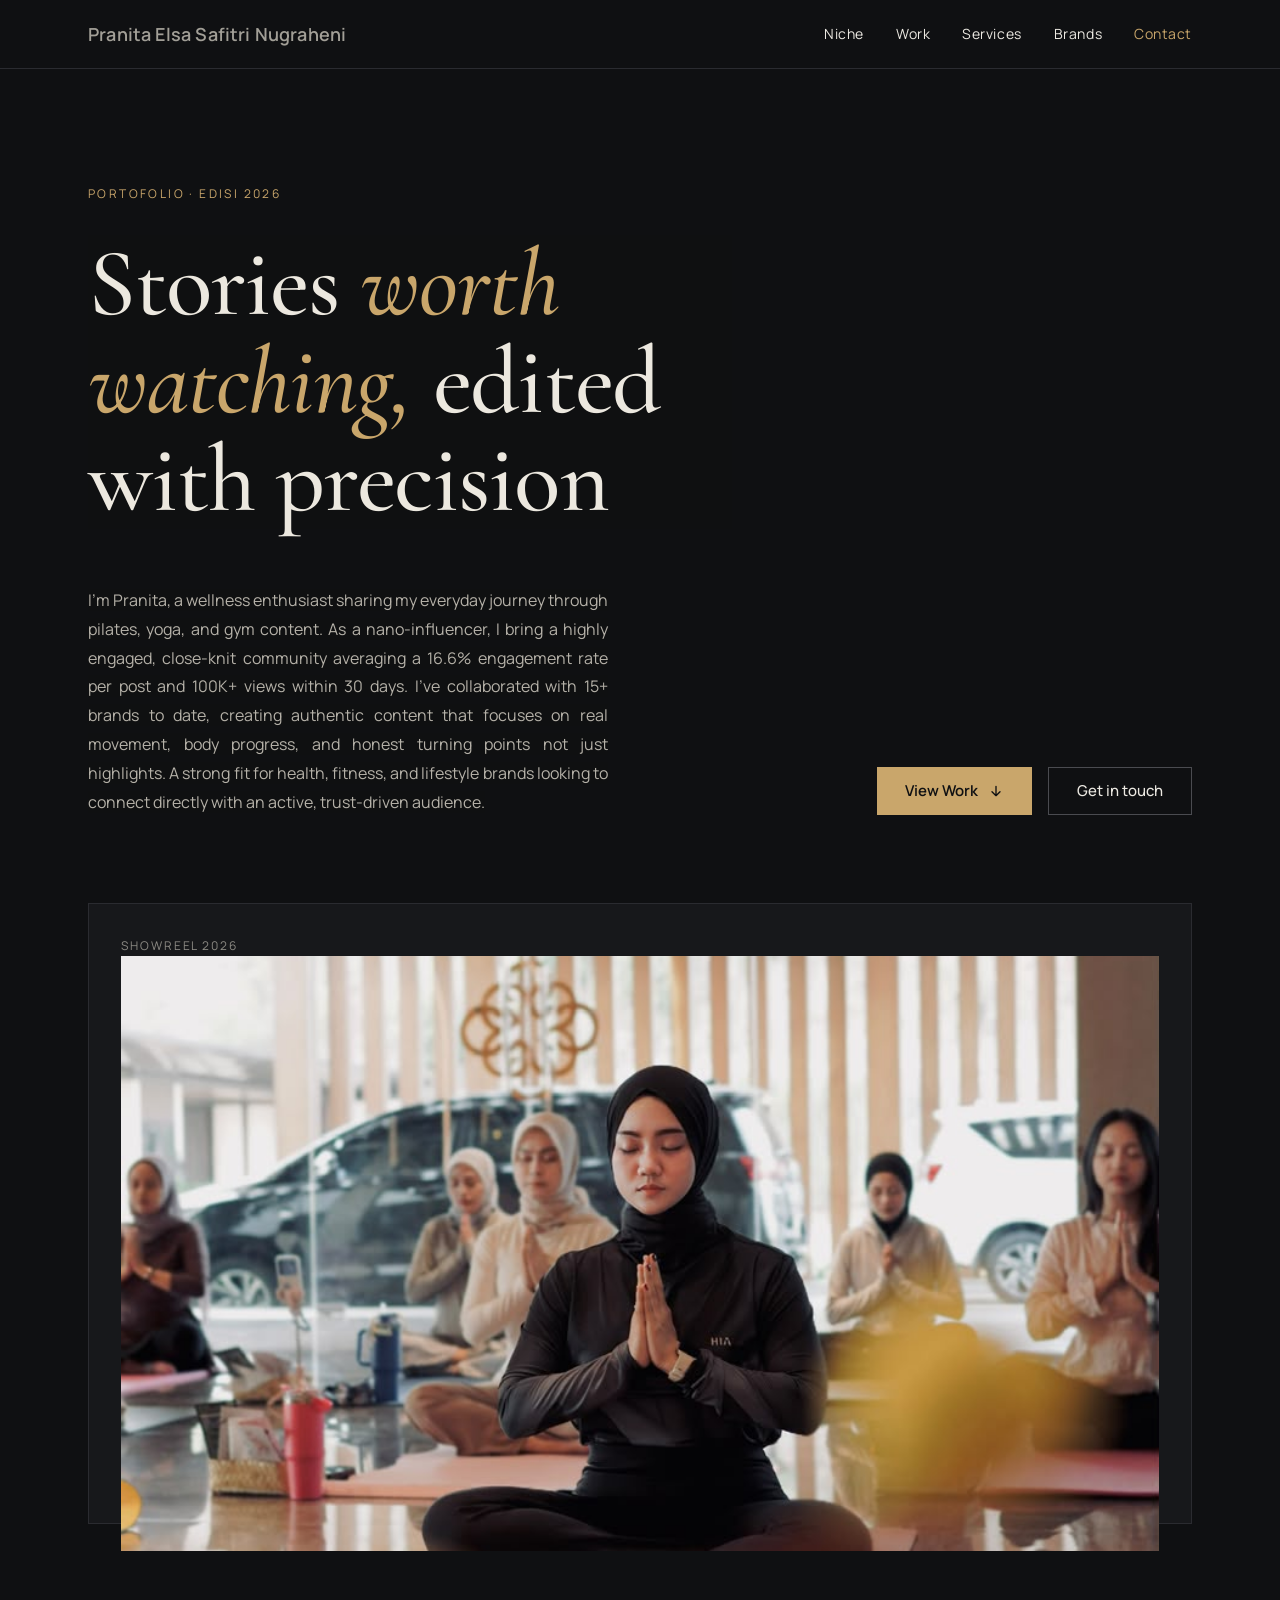
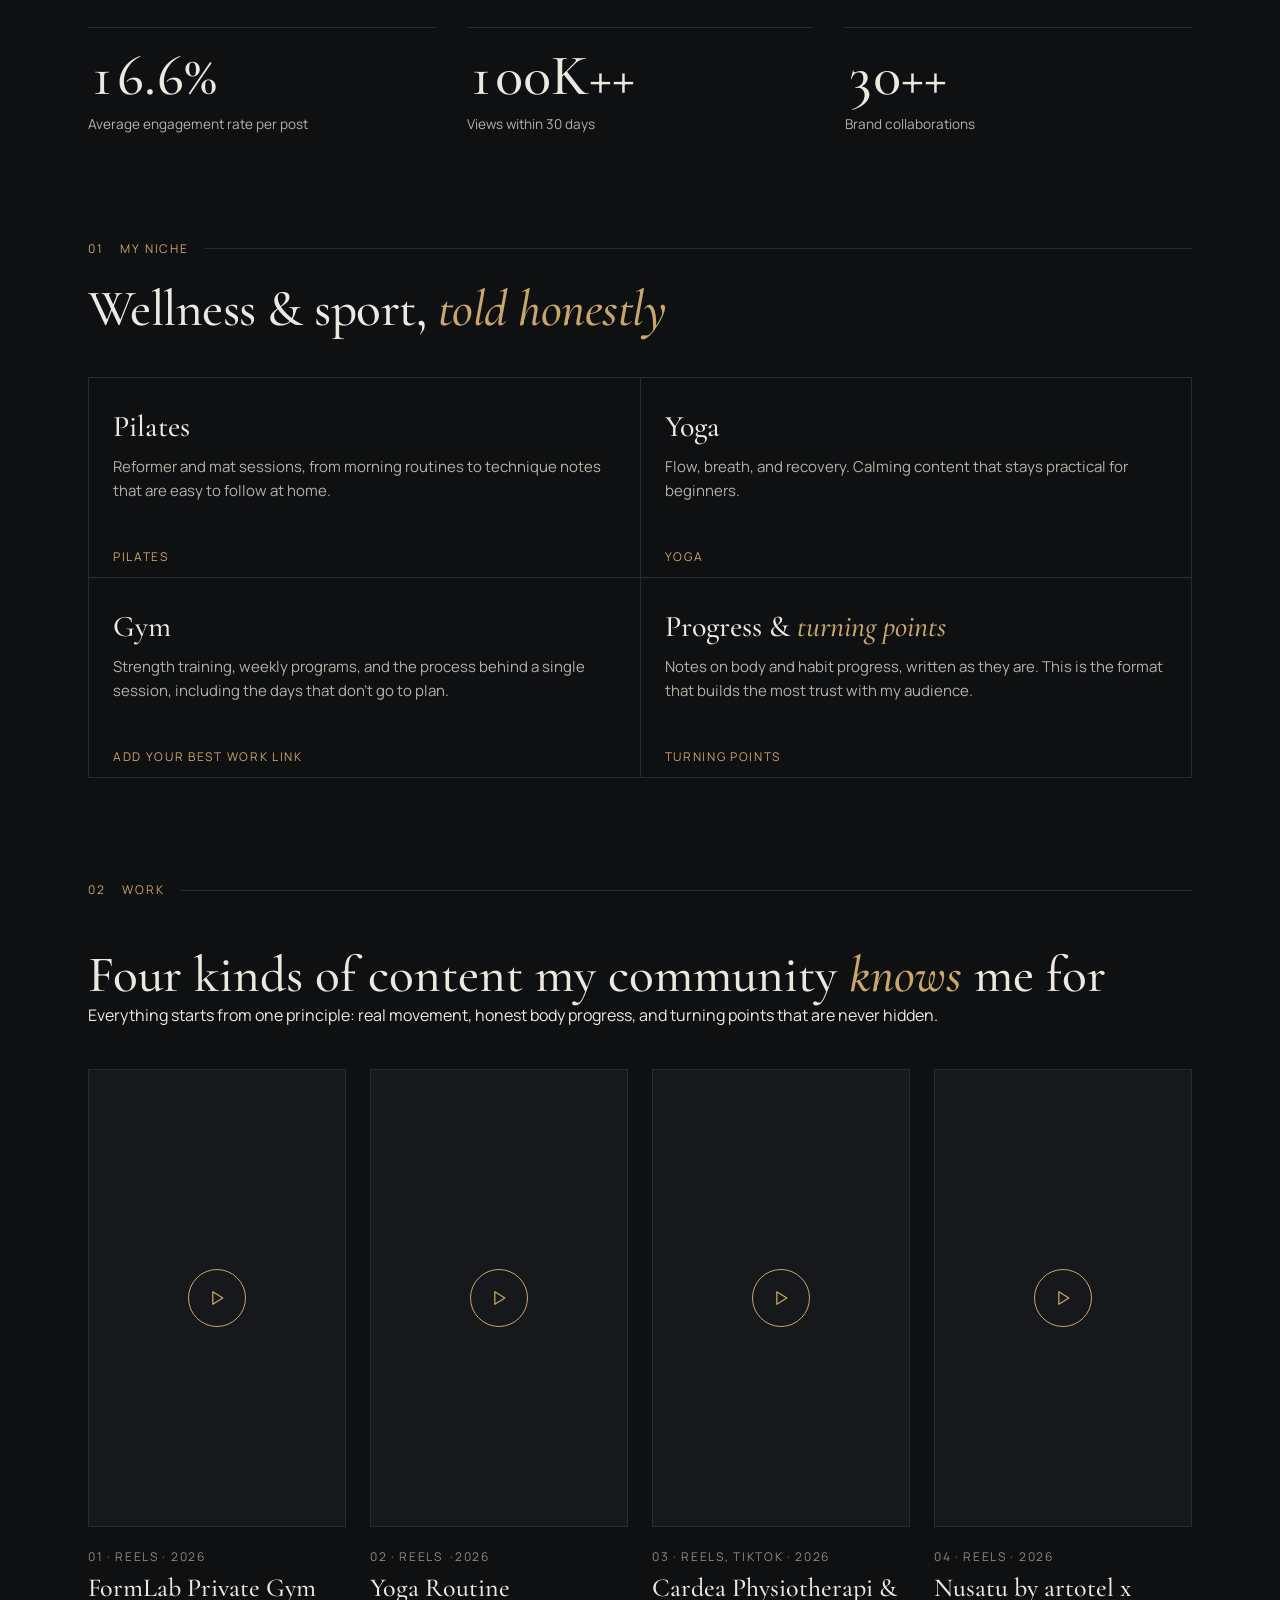
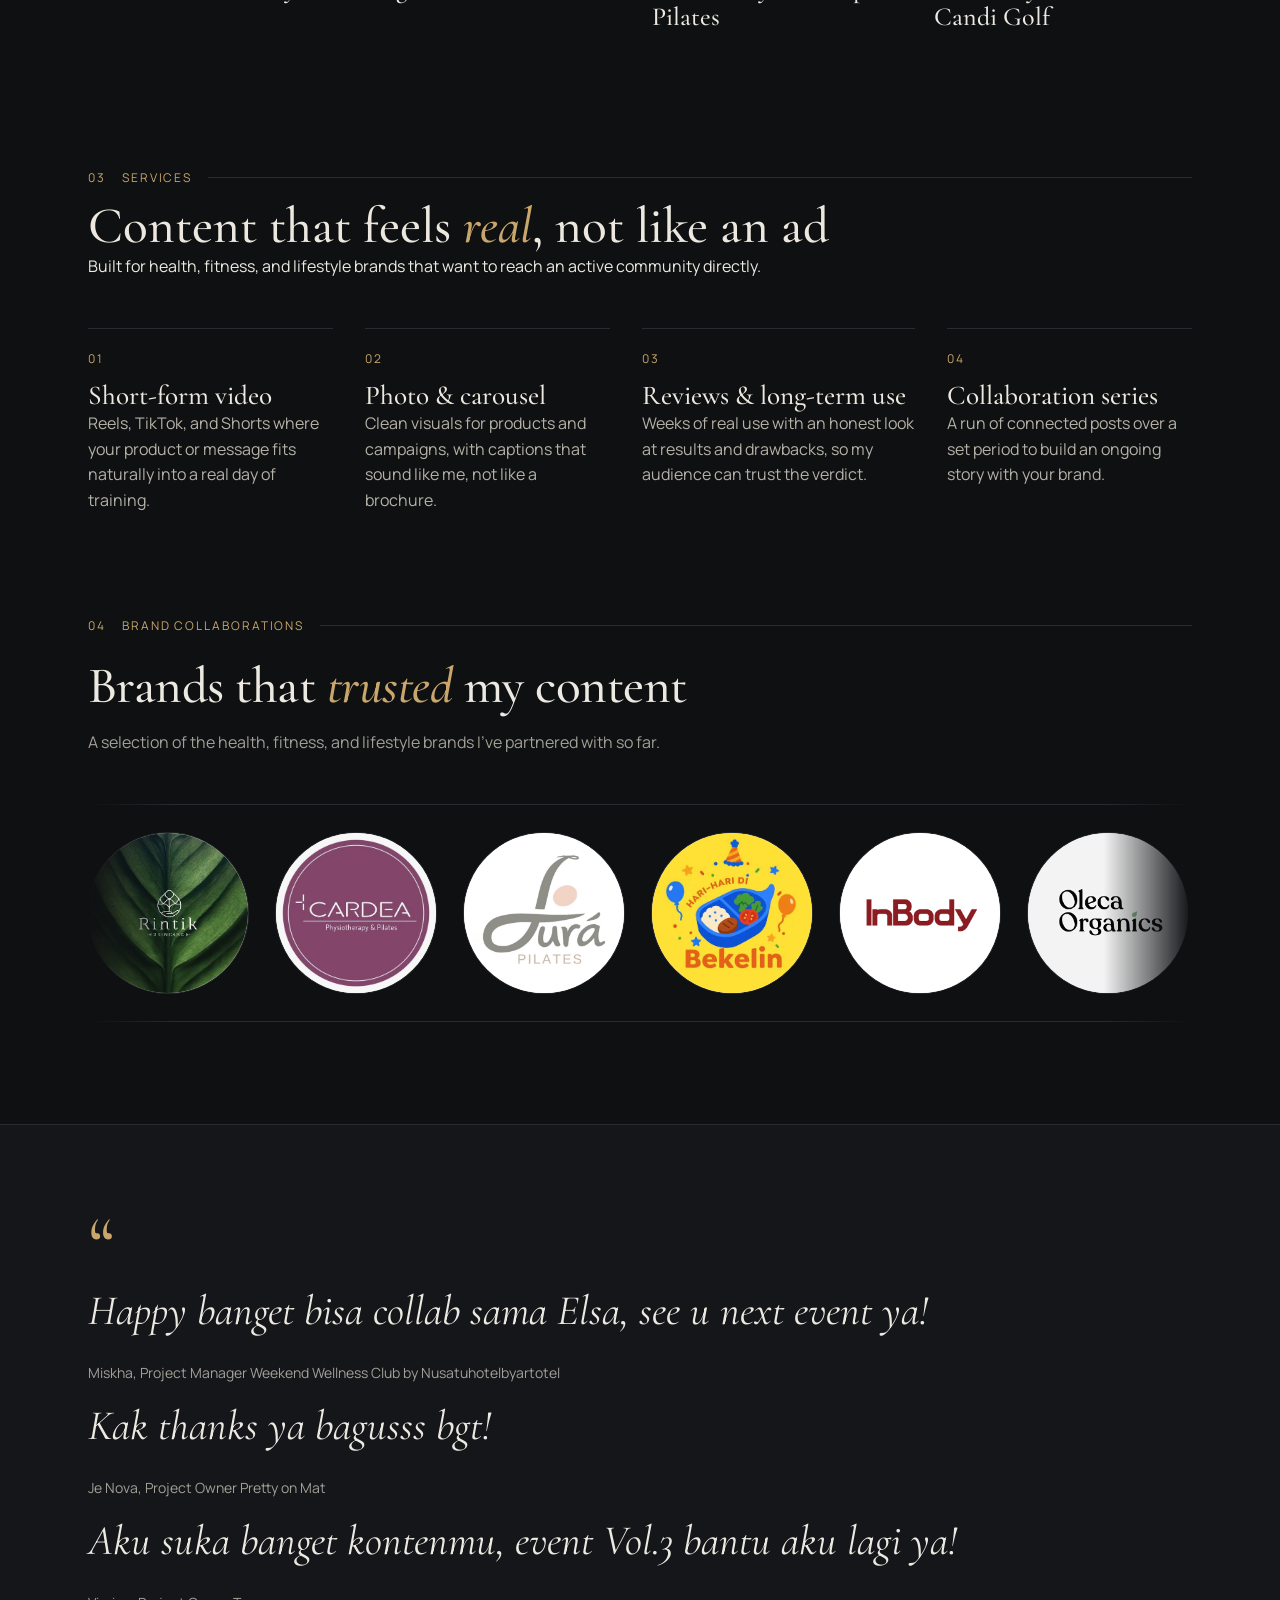
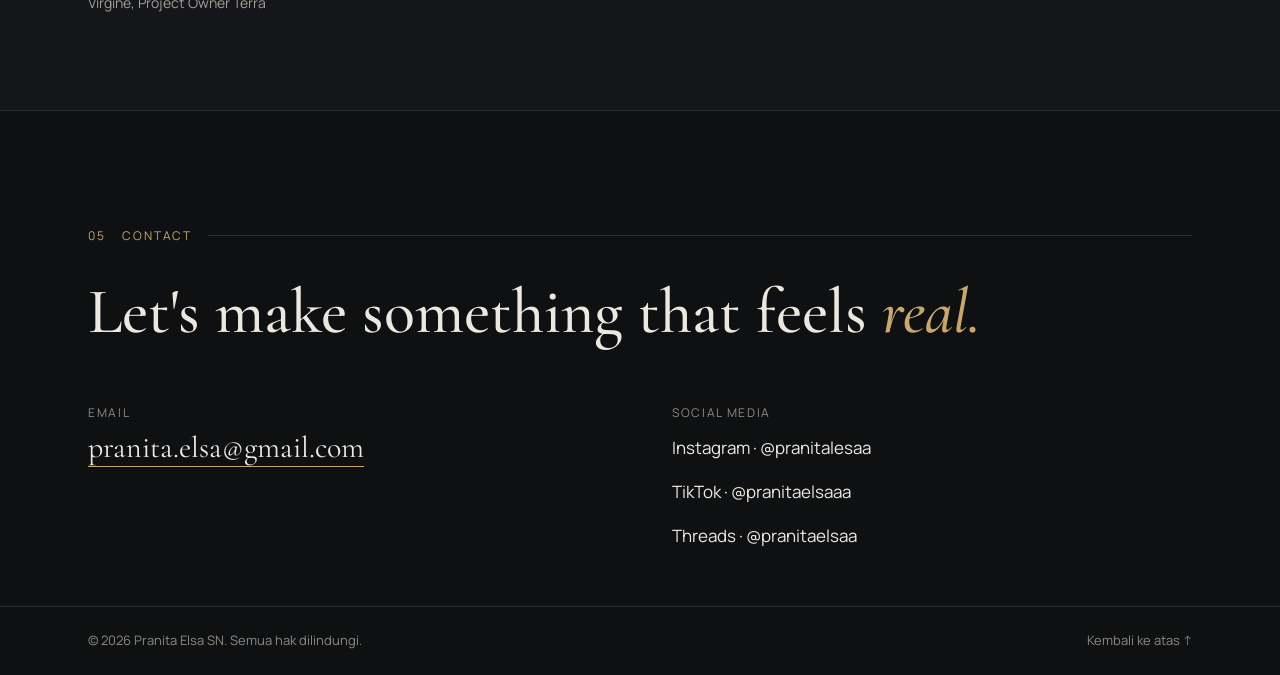
<file: portofolio-vercel/index.html>
<!doctype html>
<html lang="id">
<head>
<meta charset="utf-8">
<meta name="viewport" content="width=device-width, initial-scale=1">
<title>Pranita Elsa | Portfolio</title>
<meta name="description" content="Content creator portfolio: pilates, yoga, and gym content.">
<link rel="stylesheet" href="https://fonts.googleapis.com/css2?family=Cormorant+Garamond:ital,wght@0,400;0,500;0,600;1,400;1,500&amp;family=Manrope:wght@400;500;600&amp;display=swap">
<style>
body{margin:0}
a{color:inherit;text-decoration:none}
a:hover{color:#C9A66B}
@keyframes brand-scroll{from{transform:translateX(0)}to{transform:translateX(-50%)}}
.brand-track{animation:brand-scroll 55s linear infinite}
.brand-marquee:hover .brand-track{animation-play-state:paused}
@media (prefers-reduced-motion: reduce){.brand-track{animation:none}.brand-marquee{overflow-x:auto}}
</style>
</head>
<body>
<div id="atas" style="box-sizing: border-box; background: #0F1012; color: #ECE9E2; font-family: 'Manrope', system-ui, sans-serif; font-size: 16px; line-height: 1.6">

<!-- Header -->


<!-- Hero -->
<div style="border-bottom: 1px solid #2A2B30">
<div style="max-width: 1200px; margin: 0 auto; padding: 12px clamp(16px, 4vw, 48px); box-sizing: border-box; display: flex; flex-wrap: wrap; align-items: center; justify-content: space-between; gap: 8px 32px">
<a href="#atas" style="font-family: Manrope, sans-serif; font-size: 18px; font-weight: 600; letter-spacing: 0.01em; min-height: 44px; display: inline-flex; align-items: center; color: #a29f97">Pranita Elsa Safitri Nugraheni</a>
<nav style="display: flex; flex-wrap: wrap; gap: 0 32px; font-size: 14px; letter-spacing: 0.04em">
<a href="#niche" style="min-height: 44px; display: inline-flex; align-items: center">Niche</a>
<a href="#karya" style="min-height: 44px; display: inline-flex; align-items: center">Work</a>
<a href="#layanan" style="min-height: 44px; display: inline-flex; align-items: center">Services</a>
<a href="#brands" style="min-height: 44px; display: inline-flex; align-items: center">Brands</a>
<a href="#kontak" style="min-height: 44px; display: inline-flex; align-items: center; color: #C9A66B">Contact</a>
</nav>
</div>
</div><div style="max-width: 1200px; margin: 0 auto; padding: clamp(56px, 9vw, 120px) clamp(16px, 4vw, 48px) clamp(48px, 7vw, 88px); box-sizing: border-box">
<div style="font-size: 12px; letter-spacing: 0.2em; text-transform: uppercase; color: #C9A66B; margin-bottom: 32px">Portofolio · Edisi 2026</div>
<h1 style="margin: 0; font-family: 'Cormorant Garamond', Georgia, serif; font-weight: 500; font-size: clamp(48px, 9vw, 128px); line-height: 0.95; letter-spacing: -0.02em"></h1><h1 style="box-sizing: border-box; font-family: &quot;Cormorant Garamond&quot;, &quot;Times New Roman&quot;, serif; font-weight: 500; font-size: clamp(2.8rem, 9vw, 6rem); line-height: 1.02; letter-spacing: -0.01em; margin: 22px 0px 36px; max-width: 14ch; text-wrap: balance; color: rgb(236, 232, 223); background-color: rgb(15, 16, 17)">Stories <em style="box-sizing: border-box; color: rgb(201, 166, 107)">worth watching,</em> edited with precision</h1>
<div style="display: flex; flex-wrap: wrap; align-items: flex-end; justify-content: space-between; gap: 32px 48px; margin-top: 56px">
<p style="margin: 0; max-width: 520px; color: #A29F97; font-size: 18px; text-align: justify; width: 638px"><span style="color: rgb(181, 177, 168); font-family: Manrope, system-ui, -apple-system, &quot;Segoe UI&quot;, sans-serif; font-size: 16px; background-color: rgb(15, 16, 17)">I'm Pranita, a wellness enthusiast sharing my everyday journey through pilates, yoga, and gym content. As a nano-influencer, I bring a highly engaged, close-knit community averaging a 16.6% engagement rate per post and 100K+ views within 30 days. I've collaborated with 15+ brands to date, creating authentic content that focuses on real movement, body progress, and honest turning points not just highlights. A strong fit for health, fitness, and lifestyle brands looking to connect directly with an active, trust-driven audience.</span></p>
<div style="display: flex; flex-wrap: wrap; gap: 16px">
<a href="#karya" style="display: inline-flex; align-items: center; gap: 10px; min-height: 48px; padding: 0 28px; background: #C9A66B; color: #0F1012; font-weight: 600; font-size: 15px; box-sizing: border-box"><span>View Work</span>
<svg width="16" height="16" viewBox="0 0 24 24" fill="none" stroke="currentColor" stroke-width="2" stroke-linecap="round" stroke-linejoin="round" aria-hidden="true"><path d="M12 5v14M6 13l6 6 6-6"></path></svg></a>
<a href="#kontak" style="display: inline-flex; align-items: center; min-height: 48px; padding: 0 28px; border: 1px solid #4A4B50; font-weight: 500; font-size: 15px; box-sizing: border-box">Get in touch</a>
</div>
</div>
</div>

<!-- Showreel -->
<div style="max-width: 1200px; margin: 0 auto; padding: 0 clamp(16px, 4vw, 48px) clamp(64px, 8vw, 112px); box-sizing: border-box">
<div style="aspect-ratio: 16 / 9; min-height: 240px; background: #17181B; border: 1px solid #2A2B30; box-sizing: border-box; padding: clamp(16px, 3vw, 32px); display: flex; flex-direction: column; justify-content: space-between">

<div style="display: flex; justify-content: space-between; gap: 16px; font-size: 12px; letter-spacing: 0.16em; text-transform: uppercase; color: #8C8A84"><span>Showreel 2026</span><span><br></span></div><img src="showreel.jpg" alt="whatsapp-image-2026-11-05-at-14-12-51" width="854" height="1280" style="max-width: 100%; height: 595px; display: block; object-fit: cover; width: 1038px; aspect-ratio: 854 / 1280">

</div>
</div>

<!-- Stats -->
<div style="max-width: 1200px; margin: 0 auto; padding: 0 clamp(16px, 4vw, 48px) clamp(64px, 8vw, 112px); box-sizing: border-box">
<div style="display: flex; flex-wrap: wrap; gap: 32px">
<div style="flex: 1 1 240px; border-top: 1px solid #2A2B30; padding-top: 20px">
<div style="font-family: 'Cormorant Garamond', Georgia, serif; font-size: 64px; line-height: 1; font-weight: 500"><span style="box-sizing: border-box; display: block; font-family: &quot;Cormorant Garamond&quot;, &quot;Times New Roman&quot;, serif; font-size: clamp(2.2rem, 6vw, 3.6rem); line-height: 1; font-variant-numeric: tabular-nums; color: rgb(236, 232, 223); background-color: rgb(15, 16, 17)">16.6%</span></div>
<div style="margin-top: 8px; color: #A29F97; font-size: 14px"><span style="color: rgb(181, 177, 168); font-family: Manrope, system-ui, -apple-system, &quot;Segoe UI&quot;, sans-serif; font-size: 13.6px; background-color: rgb(15, 16, 17)">Average engagement rate per post</span></div>
</div>
<div style="flex: 1 1 240px; border-top: 1px solid #2A2B30; padding-top: 20px">
<div style="font-family: 'Cormorant Garamond', Georgia, serif; font-size: 64px; line-height: 1; font-weight: 500"><span style="box-sizing: border-box; display: block; font-family: &quot;Cormorant Garamond&quot;, &quot;Times New Roman&quot;, serif; font-size: clamp(2.2rem, 6vw, 3.6rem); line-height: 1; font-variant-numeric: tabular-nums; color: rgb(236, 232, 223); background-color: rgb(15, 16, 17)">100K++</span></div>
<div style="margin-top: 8px; color: #A29F97; font-size: 14px"><span style="color: rgb(181, 177, 168); font-family: Manrope, system-ui, -apple-system, &quot;Segoe UI&quot;, sans-serif; font-size: 13.6px; background-color: rgb(15, 16, 17)">Views within 30 days</span></div>
</div>
<div style="flex: 1 1 240px; border-top: 1px solid #2A2B30; padding-top: 20px">
<div style="font-family: 'Cormorant Garamond', Georgia, serif; font-size: 64px; line-height: 1; font-weight: 500"><span style="box-sizing: border-box; display: block; font-family: &quot;Cormorant Garamond&quot;, &quot;Times New Roman&quot;, serif; font-size: clamp(2.2rem, 6vw, 3.6rem); line-height: 1; font-variant-numeric: tabular-nums; color: rgb(236, 232, 223); background-color: rgb(15, 16, 17)">30++</span></div>
<div style="margin-top: 8px; color: #A29F97; font-size: 14px"><span style="color: rgb(181, 177, 168); font-family: Manrope, system-ui, -apple-system, &quot;Segoe UI&quot;, sans-serif; font-size: 13.6px; background-color: rgb(15, 16, 17)">Brand collaborations</span></div>
</div>
</div>
</div>



<!-- Niche -->
<div id="niche" style="max-width: 1200px; margin: 0 auto; padding: 0 clamp(16px, 4vw, 48px) clamp(64px, 8vw, 112px); box-sizing: border-box">
<div style="display: flex; align-items: center; gap: 16px; font-size: 12px; letter-spacing: 0.16em; text-transform: uppercase; color: #C9A66B"><span>01</span><span>My Niche</span><span style="flex: 1 1 0%; height: 1px; background: rgb(42, 43, 48)"></span></div>
<h2 style="margin: 24px 0 40px; font-family: 'Cormorant Garamond', Georgia, serif; font-weight: 500; font-size: clamp(2rem, 5vw, 3.2rem); line-height: 1.08; letter-spacing: -0.01em; text-wrap: balance">Wellness &amp; sport, <em style="color: #C9A66B">told honestly</em></h2>
<div style="display: flex; flex-wrap: wrap; border-top: 1px solid #2A2B30; border-left: 1px solid #2A2B30">
<div style="flex: 1 1 420px; box-sizing: border-box; min-height: 200px; padding: 32px 24px 28px; border-right: 1px solid #2A2B30; border-bottom: 1px solid #2A2B30; display: flex; flex-direction: column; justify-content: space-between; gap: 32px; width: 527px; height: 195px">
<div>
<h3 style="margin: 0 0 12px; font-family: 'Cormorant Garamond', Georgia, serif; font-weight: 500; font-size: 30px; line-height: 1.1">Pilates</h3>
<p style="margin: 0; color: #B5B1A8; font-size: 15px">Reformer and mat sessions, from morning routines to technique notes that are easy to follow at home.</p>
</div>
<a href="https://www.instagram.com/reel/Dcu5aBVP9Nm/" style="align-self: flex-start; min-height: 44px; display: inline-flex; align-items: center; font-size: 12px; letter-spacing: 0.14em; text-transform: uppercase; color: #C9A66B">PILATES</a>
</div>
<div style="flex: 1 1 420px; box-sizing: border-box; min-height: 200px; padding: 32px 24px 28px; border-right: 1px solid #2A2B30; border-bottom: 1px solid #2A2B30; display: flex; flex-direction: column; justify-content: space-between; gap: 32px; width: 491px; height: 145px">
<div>
<h3 style="margin: 0 0 12px; font-family: 'Cormorant Garamond', Georgia, serif; font-weight: 500; font-size: 30px; line-height: 1.1">Yoga</h3>
<p style="margin: 0; color: #B5B1A8; font-size: 15px">Flow, breath, and recovery. Calming content that stays practical for beginners.</p>
</div>
<a href="https://www.instagram.com/reel/Dd8eIWdzmlt/" style="align-self: flex-start; min-height: 44px; display: inline-flex; align-items: center; font-size: 12px; letter-spacing: 0.14em; text-transform: uppercase; color: #C9A66B">YOGA</a>
</div>
<div style="flex: 1 1 420px; box-sizing: border-box; min-height: 200px; padding: 32px 24px 28px; border-right: 1px solid #2A2B30; border-bottom: 1px solid #2A2B30; display: flex; flex-direction: column; justify-content: space-between; gap: 32px; width: 450px; height: 106px">
<div>
<h3 style="margin: 0 0 12px; font-family: 'Cormorant Garamond', Georgia, serif; font-weight: 500; font-size: 30px; line-height: 1.1">Gym</h3>
<p style="margin: 0; color: #B5B1A8; font-size: 15px">Strength training, weekly programs, and the process behind a single session, including the days that don't go to plan.</p>
</div>
<a href="https://www.instagram.com/reel/De08r1Eirnr/" style="align-self: flex-start; min-height: 44px; display: inline-flex; align-items: center; font-size: 12px; letter-spacing: 0.14em; text-transform: uppercase; color: #C9A66B">Add your best work link</a>
</div>
<div style="flex: 1 1 420px; box-sizing: border-box; min-height: 200px; padding: 32px 24px 28px; border-right: 1px solid #2A2B30; border-bottom: 1px solid #2A2B30; display: flex; flex-direction: column; justify-content: space-between; gap: 32px; width: 545px; height: 200px">
<div>
<h3 style="margin: 0 0 12px; font-family: 'Cormorant Garamond', Georgia, serif; font-weight: 500; font-size: 30px; line-height: 1.1">Progress &amp; <em style="font-style: italic; color: #C9A66B">turning points</em></h3>
<p style="margin: 0; color: #B5B1A8; font-size: 15px">Notes on body and habit progress, written as they are. This is the format that builds the most trust with my audience.</p>
</div>
<a href="https://www.instagram.com/p/DXI8SuCjwsI/?img_index=1" style="align-self: flex-start; min-height: 44px; display: inline-flex; align-items: center; font-size: 12px; letter-spacing: 0.14em; text-transform: uppercase; color: #C9A66B">TURNING POINTS</a>
</div>
</div>
</div>

<div id="karya" style="max-width: 1200px; margin: 0 auto; padding: 0 clamp(16px, 4vw, 48px) clamp(64px, 8vw, 112px); box-sizing: border-box">
<div style="display: flex; align-items: center; gap: 16px; font-size: 12px; letter-spacing: 0.16em; text-transform: uppercase; color: #C9A66B"><span>02</span><span>Work</span><span style="flex: 1 1 0%; height: 1px; background: rgb(42, 43, 48)"></span></div>
<h2 style="margin: 24px 0 48px; font-family: 'Cormorant Garamond', Georgia, serif; font-weight: 500; font-size: clamp(36px, 5vw, 64px); line-height: 1.05; letter-spacing: -0.01em"></h2><h2 style="box-sizing: border-box; font-family: &quot;Cormorant Garamond&quot;, &quot;Times New Roman&quot;, serif; font-weight: 500; font-size: clamp(2rem, 5vw, 3.2rem); line-height: 1.08; margin: 12px 0px 0px; text-wrap: balance; color: rgb(236, 232, 223); letter-spacing: normal; background-color: rgb(15, 16, 17)">Four kinds of content my community <em style="box-sizing: border-box; color: rgb(201, 166, 107)">knows</em> me for</h2>

<p style="margin: 0">Everything starts from one principle: real movement, honest body progress, and turning points that are never hidden.</p><div style="display: flex; flex-wrap: wrap; gap: 40px 24px; position: relative; margin-top: 40px">

<div style="flex: 1 1 150px; min-width: 0; position: relative">
<div style="aspect-ratio: 9 / 16; background: #17181B; border: 1px solid #2A2B30; box-sizing: border-box; display: flex; align-items: center; justify-content: center; position: relative; overflow: hidden">
<div style="width: 56px; height: 56px; border-radius: 50%; border: 1px solid #C9A66B; display: flex; align-items: center; justify-content: center; color: #C9A66B">
<svg width="20" height="20" viewBox="0 0 24 24" fill="none" stroke="currentColor" stroke-width="1.5" stroke-linejoin="round" aria-hidden="true"><path d="M7 4.5v15l12-7.5z"></path></svg>
</div>
</div>
<div style="margin-top: 20px; font-size: 12px; letter-spacing: 0.14em; text-transform: uppercase; color: #8C8A84">01 · REELS · 2026</div>
<h3 style="margin: 8px 0; font-family: 'Cormorant Garamond', Georgia, serif; font-weight: 500; font-size: 26px; line-height: 1.1">FormLab Private Gym</h3>

<video src="reels-formlab.mp4" aria-label="WhatsApp Video 2026-11-05 at 14.57.17" autoplay="autoplay" loop="loop" muted="muted" playsinline="playsinline" width="576" height="1024" style="position: absolute; left: -18px; top: 1px; width: 280px; height: 457px"></video></div>

<div style="flex: 1 1 150px; min-width: 0">
<div style="aspect-ratio: 9 / 16; background: #17181B; border: 1px solid #2A2B30; box-sizing: border-box; display: flex; align-items: center; justify-content: center; position: relative; overflow: hidden">
<div style="width: 56px; height: 56px; border-radius: 50%; border: 1px solid #C9A66B; display: flex; align-items: center; justify-content: center; color: #C9A66B">
<svg width="20" height="20" viewBox="0 0 24 24" fill="none" stroke="currentColor" stroke-width="1.5" stroke-linejoin="round" aria-hidden="true"><path d="M7 4.5v15l12-7.5z"></path></svg>
</div>
<video src="reels-yoga.mp4" aria-label="WhatsApp Video 2026-11-05 at 14.11.58" autoplay="autoplay" loop="loop" muted="muted" playsinline="playsinline" width="464" height="832" style="position: absolute; left: 0; top: 0; width: 100%; height: 100%; object-fit: cover"></video></div>
<div style="margin-top: 20px; font-size: 12px; letter-spacing: 0.14em; text-transform: uppercase; color: #8C8A84">02 · REELS&nbsp; ·2026</div>
<h3 style="margin: 8px 0; font-family: 'Cormorant Garamond', Georgia, serif; font-weight: 500; font-size: 26px; line-height: 1.1">Yoga Routine</h3>
<p style="margin: 0; color: #A29F97"><br></p>
</div>

<div style="flex: 1 1 150px; min-width: 0">
<div style="aspect-ratio: 9 / 16; background: #17181B; border: 1px solid #2A2B30; box-sizing: border-box; display: flex; align-items: center; justify-content: center; position: relative; overflow: hidden">
<div style="width: 56px; height: 56px; border-radius: 50%; border: 1px solid #C9A66B; display: flex; align-items: center; justify-content: center; color: #C9A66B">
<svg width="20" height="20" viewBox="0 0 24 24" fill="none" stroke="currentColor" stroke-width="1.5" stroke-linejoin="round" aria-hidden="true"><path d="M7 4.5v15l12-7.5z"></path></svg>
</div>
<video src="reels-cardea.mp4" aria-label="WhatsApp Video 2026-11-05 at 14.57.30" autoplay="autoplay" loop="loop" muted="muted" playsinline="playsinline" width="576" height="1024" style="position: absolute; left: -18px; top: -89px; width: 276px; height: 637px"></video></div>
<div style="margin-top: 20px; font-size: 12px; letter-spacing: 0.14em; text-transform: uppercase; color: #8C8A84">03 · REELS, TIKTOK · 2026</div>
<h3 style="margin: 8px 0; font-family: 'Cormorant Garamond', Georgia, serif; font-weight: 500; font-size: 26px; line-height: 1.1">Cardea Physiotherapi &amp; Pilates</h3>
<p style="margin: 0; color: #A29F97"><br></p>
</div>

<div style="flex: 1 1 150px; min-width: 0">
<div style="aspect-ratio: 9 / 16; background: #17181B; border: 1px solid #2A2B30; box-sizing: border-box; display: flex; align-items: center; justify-content: center; position: relative; overflow: hidden">
<div style="width: 56px; height: 56px; border-radius: 50%; border: 1px solid #C9A66B; display: flex; align-items: center; justify-content: center; color: #C9A66B">
<svg width="20" height="20" viewBox="0 0 24 24" fill="none" stroke="currentColor" stroke-width="1.5" stroke-linejoin="round" aria-hidden="true"><path d="M7 4.5v15l12-7.5z"></path></svg>
</div>
</div>
<div style="margin-top: 20px; font-size: 12px; letter-spacing: 0.14em; text-transform: uppercase; color: #8C8A84">04 · REELS · 2026</div>
<h3 style="margin: 8px 0; font-family: 'Cormorant Garamond', Georgia, serif; font-weight: 500; font-size: 26px; line-height: 1.1">Nusatu by artotel x Candi Golf</h3>

</div>

<video src="reels-nusatu.mp4" aria-label="WhatsApp Video 2026-11-05 at 14.50.03" autoplay="autoplay" loop="loop" muted="muted" playsinline="playsinline" width="464" height="832" style="position: absolute; left: 846px; top: -6px; width: 262px; height: 461px"></video></div>
</div>

<div id="layanan" style="max-width: 1200px; margin: 0 auto; padding: 0 clamp(16px, 4vw, 48px) clamp(64px, 8vw, 112px); box-sizing: border-box">
<div style="display: flex; align-items: center; gap: 16px; font-size: 12px; letter-spacing: 0.16em; text-transform: uppercase; color: #C9A66B">
<span>03</span><span>Services</span>
<span style="flex: 1; height: 1px; background: #2A2B30"></span>
</div><h2 style="box-sizing: border-box; font-family: &quot;Cormorant Garamond&quot;, &quot;Times New Roman&quot;, serif; font-weight: 500; font-size: clamp(2rem, 5vw, 3.2rem); line-height: 1.08; margin: 12px 0px 0px; text-wrap: balance; color: rgb(236, 232, 223); background-color: rgb(15, 16, 17)">Content that feels <em style="box-sizing: border-box; color: rgb(201, 166, 107)">real</em>, not like an ad</h2>
<p style="margin: 0">Built for health, fitness, and lifestyle brands that want to reach an active community directly.</p><h2 style="margin: 24px 0 48px; font-family: 'Cormorant Garamond', Georgia, serif; font-weight: 500; font-size: clamp(36px, 5vw, 64px); line-height: 1.05; letter-spacing: -0.01em"></h2><h2 style="box-sizing: border-box; font-family: &quot;Cormorant Garamond&quot;, &quot;Times New Roman&quot;, serif; font-weight: 500; font-size: clamp(2.2rem, 6vw, 4rem); line-height: 1.08; margin: 18px 0px 0px; text-wrap: balance; color: rgb(236, 232, 223); letter-spacing: normal; background-color: rgb(15, 16, 17)"></h2><h2 style="box-sizing: border-box; font-weight: 500; font-size: clamp(2rem, 5vw, 3.2rem); line-height: 1.08; margin: 12px 0px 0px; text-wrap: balance"></h2>
<div style="display: flex; flex-wrap: wrap; gap: 40px 32px">
<div style="flex: 1 1 240px; border-top: 1px solid #2A2B30; padding-top: 20px">
<div style="font-size: 12px; letter-spacing: 0.14em; color: #C9A66B">01</div>
<h3 style="margin: 12px 0 8px; font-family: 'Cormorant Garamond', Georgia, serif; font-weight: 500; font-size: 28px; line-height: 1.1"></h3><h3 style="box-sizing: border-box; font-family: &quot;Cormorant Garamond&quot;, &quot;Times New Roman&quot;, serif; font-weight: 500; font-size: 1.7rem; margin: 0px; line-height: 1.15; color: rgb(236, 232, 223); background-color: rgb(15, 16, 17)">Short-form video</h3>
<p style="margin: 0; color: #A29F97; font-size: 15px"><span style="color: rgb(181, 177, 168); font-family: Manrope, system-ui, -apple-system, &quot;Segoe UI&quot;, sans-serif; font-size: 16px; background-color: rgb(15, 16, 17)">Reels, TikTok, and Shorts where your product or message fits naturally into a real day of training.</span></p>
</div>
<div style="flex: 1 1 240px; border-top: 1px solid #2A2B30; padding-top: 20px">
<div style="font-size: 12px; letter-spacing: 0.14em; color: #C9A66B">02</div>
<h3 style="margin: 12px 0 8px; font-family: 'Cormorant Garamond', Georgia, serif; font-weight: 500; font-size: 28px; line-height: 1.1"></h3><h3 style="box-sizing: border-box; font-family: &quot;Cormorant Garamond&quot;, &quot;Times New Roman&quot;, serif; font-weight: 500; font-size: 1.7rem; margin: 0px; line-height: 1.15; color: rgb(236, 232, 223); background-color: rgb(15, 16, 17)">Photo &amp; carousel</h3>
<p style="margin: 0; color: #A29F97; font-size: 15px"><span style="color: rgb(181, 177, 168); font-family: Manrope, system-ui, -apple-system, &quot;Segoe UI&quot;, sans-serif; font-size: 16px; background-color: rgb(15, 16, 17)">Clean visuals for products and campaigns, with captions that sound like me, not like a brochure.</span></p>
</div>
<div style="flex: 1 1 240px; border-top: 1px solid #2A2B30; padding-top: 20px; width: 288px">
<div style="font-size: 12px; letter-spacing: 0.14em; color: #C9A66B">03</div>
<h3 style="margin: 12px 0 8px; font-family: 'Cormorant Garamond', Georgia, serif; font-weight: 500; font-size: 28px; line-height: 1.1"></h3><h3 style="box-sizing: border-box; font-family: &quot;Cormorant Garamond&quot;, &quot;Times New Roman&quot;, serif; font-weight: 500; font-size: 1.7rem; margin: 0px; line-height: 1.15; color: rgb(236, 232, 223); background-color: rgb(15, 16, 17); width: 273px">Reviews &amp; long-term use</h3>
<p style="margin: 0; color: #A29F97; font-size: 15px"><span style="color: rgb(181, 177, 168); font-family: Manrope, system-ui, -apple-system, &quot;Segoe UI&quot;, sans-serif; font-size: 16px; background-color: rgb(15, 16, 17)">Weeks of real use with an honest look at results and drawbacks, so my audience can trust the verdict.</span></p>
</div>
<div style="flex: 1 1 240px; border-top: 1px solid #2A2B30; padding-top: 20px">
<div style="font-size: 12px; letter-spacing: 0.14em; color: #C9A66B">04</div>
<h3 style="margin: 12px 0 8px; font-family: 'Cormorant Garamond', Georgia, serif; font-weight: 500; font-size: 28px; line-height: 1.1"></h3><h3 style="box-sizing: border-box; font-family: &quot;Cormorant Garamond&quot;, &quot;Times New Roman&quot;, serif; font-weight: 500; font-size: 1.7rem; margin: 0px; line-height: 1.15; color: rgb(236, 232, 223); background-color: rgb(15, 16, 17)">Collaboration series</h3>
<p style="margin: 0; color: #A29F97; font-size: 15px"><span style="color: rgb(181, 177, 168); font-family: Manrope, system-ui, -apple-system, &quot;Segoe UI&quot;, sans-serif; font-size: 16px; background-color: rgb(15, 16, 17)">A run of connected posts over a set period to build an ongoing story with your brand.</span></p>
</div>
</div>
</div>

<!-- Brand Collaborations -->
<div id="brands" style="max-width: 1200px; margin: 0 auto; padding: 0 clamp(16px, 4vw, 48px) clamp(64px, 8vw, 112px); box-sizing: border-box">
<div style="display: flex; align-items: center; gap: 16px; font-size: 12px; letter-spacing: 0.16em; text-transform: uppercase; color: #C9A66B"><span>04</span><span>Brand Collaborations</span><span style="flex: 1 1 0%; height: 1px; background: rgb(42, 43, 48)"></span></div>
<h2 style="margin: 24px 0 0; font-family: 'Cormorant Garamond', Georgia, serif; font-weight: 500; font-size: clamp(2rem, 5vw, 3.2rem); line-height: 1.08; letter-spacing: -0.01em; text-wrap: balance">Brands that <em style="color: #C9A66B">trusted</em> my content</h2>
<p style="margin: 16px 0 48px; max-width: 640px; color: #A29F97">A selection of the health, fitness, and lifestyle brands I've partnered with so far.</p>
<div class="brand-marquee" style="overflow: hidden; padding: 28px 0; border-top: 1px solid #2A2B30; border-bottom: 1px solid #2A2B30; -webkit-mask-image: linear-gradient(90deg, transparent, #000 8%, #000 92%, transparent); mask-image: linear-gradient(90deg, transparent, #000 8%, #000 92%, transparent)">
<div class="brand-track" style="display: flex; width: max-content">
<div style="display: flex; align-items: center; gap: 28px; padding-right: 28px">
<div style="flex: 0 0 auto; width: 160px; height: 160px; background: #fff; border-radius: 50%; overflow: hidden; box-shadow: 0 0 0 1px #2A2B30"><img src="logo-rintik.jpg" alt="Rintik Skincare" width="160" height="160" style="display: block; width: 100%; height: 100%; object-fit: cover"></div>
<div style="flex: 0 0 auto; width: 160px; height: 160px; background: #fff; border-radius: 50%; overflow: hidden; box-shadow: 0 0 0 1px #2A2B30"><img src="logo-cardea.png" alt="Cardea Physiotherapy &amp; Pilates" width="160" height="160" style="display: block; width: 100%; height: 100%; object-fit: cover"></div>
<div style="flex: 0 0 auto; width: 160px; height: 160px; background: #fff; border-radius: 50%; overflow: hidden; box-shadow: 0 0 0 1px #2A2B30"><img src="logo-lura.png" alt="Lura Pilates" width="160" height="160" style="display: block; width: 100%; height: 100%; object-fit: cover"></div>
<div style="flex: 0 0 auto; width: 160px; height: 160px; background: #fff; border-radius: 50%; overflow: hidden; box-shadow: 0 0 0 1px #2A2B30"><img src="logo-bekelin.png" alt="BeBekelin" width="160" height="160" style="display: block; width: 100%; height: 100%; object-fit: cover"></div>
<div style="flex: 0 0 auto; width: 160px; height: 160px; background: #fff; border-radius: 50%; overflow: hidden; box-shadow: 0 0 0 1px #2A2B30"><img src="logo-inbody.png" alt="InBody" width="160" height="160" style="display: block; width: 100%; height: 100%; object-fit: cover"></div>
<div style="flex: 0 0 auto; width: 160px; height: 160px; background: #fff; border-radius: 50%; overflow: hidden; box-shadow: 0 0 0 1px #2A2B30"><img src="logo-oleca.png" alt="Oleca Organics" width="160" height="160" style="display: block; width: 100%; height: 100%; object-fit: cover"></div>
<div style="flex: 0 0 auto; width: 160px; height: 160px; background: #fff; border-radius: 50%; overflow: hidden; box-shadow: 0 0 0 1px #2A2B30"><img src="logo-vectorlabs.png" alt="Vector Labs" width="160" height="160" style="display: block; width: 100%; height: 100%; object-fit: cover"></div>
<div style="flex: 0 0 auto; width: 160px; height: 160px; background: #fff; border-radius: 50%; overflow: hidden; box-shadow: 0 0 0 1px #2A2B30"><img src="logo-fitlife.png" alt="FITlife" width="160" height="160" style="display: block; width: 100%; height: 100%; object-fit: cover"></div>
<div style="flex: 0 0 auto; width: 160px; height: 160px; background: #fff; border-radius: 50%; overflow: hidden; box-shadow: 0 0 0 1px #2A2B30"><img src="logo-formlab.png" alt="Form Lab" width="160" height="160" style="display: block; width: 100%; height: 100%; object-fit: cover"></div>
<div style="flex: 0 0 auto; width: 160px; height: 160px; background: #fff; border-radius: 50%; overflow: hidden; box-shadow: 0 0 0 1px #2A2B30"><img src="logo-terra.png" alt="Terra" width="160" height="160" style="display: block; width: 100%; height: 100%; object-fit: cover"></div>
<div style="flex: 0 0 auto; width: 160px; height: 160px; background: #fff; border-radius: 50%; overflow: hidden; box-shadow: 0 0 0 1px #2A2B30"><img src="logo-soulates.png" alt="Soulates Pilates &amp; Wellness Studio" width="160" height="160" style="display: block; width: 100%; height: 100%; object-fit: cover"></div>
<div style="flex: 0 0 auto; width: 160px; height: 160px; background: #fff; border-radius: 50%; overflow: hidden; box-shadow: 0 0 0 1px #2A2B30"><img src="logo-goffee.png" alt="Goffeé Doughnuts &amp; Coffee" width="160" height="160" style="display: block; width: 100%; height: 100%; object-fit: cover"></div>
<div style="flex: 0 0 auto; width: 160px; height: 160px; background: #fff; border-radius: 50%; overflow: hidden; box-shadow: 0 0 0 1px #2A2B30"><img src="logo-base.png" alt="Base Skincare" width="160" height="160" style="display: block; width: 100%; height: 100%; object-fit: cover"></div>
<div style="flex: 0 0 auto; width: 160px; height: 160px; background: #fff; border-radius: 50%; overflow: hidden; box-shadow: 0 0 0 1px #2A2B30"><img src="logo-nusatu.png" alt="Nusatu by Artotel" width="160" height="160" style="display: block; width: 100%; height: 100%; object-fit: cover"></div>
<div style="flex: 0 0 auto; width: 160px; height: 160px; background: #fff; border-radius: 50%; overflow: hidden; box-shadow: 0 0 0 1px #2A2B30"><img src="logo-coldnbrew.png" alt="Cold n Brew" width="160" height="160" style="display: block; width: 100%; height: 100%; object-fit: cover"></div>
<div style="flex: 0 0 auto; width: 160px; height: 160px; background: #fff; border-radius: 50%; overflow: hidden; box-shadow: 0 0 0 1px #2A2B30"><img src="logo-indosat.png" alt="Indosat Ooredoo Hutchison" width="160" height="160" style="display: block; width: 100%; height: 100%; object-fit: cover"></div>
</div>
<div aria-hidden="true" style="display: flex; align-items: center; gap: 28px; padding-right: 28px">
<div style="flex: 0 0 auto; width: 160px; height: 160px; background: #fff; border-radius: 50%; overflow: hidden; box-shadow: 0 0 0 1px #2A2B30"><img src="logo-rintik.jpg" alt="" width="160" height="160" style="display: block; width: 100%; height: 100%; object-fit: cover"></div>
<div style="flex: 0 0 auto; width: 160px; height: 160px; background: #fff; border-radius: 50%; overflow: hidden; box-shadow: 0 0 0 1px #2A2B30"><img src="logo-cardea.png" alt="" width="160" height="160" style="display: block; width: 100%; height: 100%; object-fit: cover"></div>
<div style="flex: 0 0 auto; width: 160px; height: 160px; background: #fff; border-radius: 50%; overflow: hidden; box-shadow: 0 0 0 1px #2A2B30"><img src="logo-lura.png" alt="" width="160" height="160" style="display: block; width: 100%; height: 100%; object-fit: cover"></div>
<div style="flex: 0 0 auto; width: 160px; height: 160px; background: #fff; border-radius: 50%; overflow: hidden; box-shadow: 0 0 0 1px #2A2B30"><img src="logo-bekelin.png" alt="" width="160" height="160" style="display: block; width: 100%; height: 100%; object-fit: cover"></div>
<div style="flex: 0 0 auto; width: 160px; height: 160px; background: #fff; border-radius: 50%; overflow: hidden; box-shadow: 0 0 0 1px #2A2B30"><img src="logo-inbody.png" alt="" width="160" height="160" style="display: block; width: 100%; height: 100%; object-fit: cover"></div>
<div style="flex: 0 0 auto; width: 160px; height: 160px; background: #fff; border-radius: 50%; overflow: hidden; box-shadow: 0 0 0 1px #2A2B30"><img src="logo-oleca.png" alt="" width="160" height="160" style="display: block; width: 100%; height: 100%; object-fit: cover"></div>
<div style="flex: 0 0 auto; width: 160px; height: 160px; background: #fff; border-radius: 50%; overflow: hidden; box-shadow: 0 0 0 1px #2A2B30"><img src="logo-vectorlabs.png" alt="" width="160" height="160" style="display: block; width: 100%; height: 100%; object-fit: cover"></div>
<div style="flex: 0 0 auto; width: 160px; height: 160px; background: #fff; border-radius: 50%; overflow: hidden; box-shadow: 0 0 0 1px #2A2B30"><img src="logo-fitlife.png" alt="" width="160" height="160" style="display: block; width: 100%; height: 100%; object-fit: cover"></div>
<div style="flex: 0 0 auto; width: 160px; height: 160px; background: #fff; border-radius: 50%; overflow: hidden; box-shadow: 0 0 0 1px #2A2B30"><img src="logo-formlab.png" alt="" width="160" height="160" style="display: block; width: 100%; height: 100%; object-fit: cover"></div>
<div style="flex: 0 0 auto; width: 160px; height: 160px; background: #fff; border-radius: 50%; overflow: hidden; box-shadow: 0 0 0 1px #2A2B30"><img src="logo-terra.png" alt="" width="160" height="160" style="display: block; width: 100%; height: 100%; object-fit: cover"></div>
<div style="flex: 0 0 auto; width: 160px; height: 160px; background: #fff; border-radius: 50%; overflow: hidden; box-shadow: 0 0 0 1px #2A2B30"><img src="logo-soulates.png" alt="" width="160" height="160" style="display: block; width: 100%; height: 100%; object-fit: cover"></div>
<div style="flex: 0 0 auto; width: 160px; height: 160px; background: #fff; border-radius: 50%; overflow: hidden; box-shadow: 0 0 0 1px #2A2B30"><img src="logo-goffee.png" alt="" width="160" height="160" style="display: block; width: 100%; height: 100%; object-fit: cover"></div>
<div style="flex: 0 0 auto; width: 160px; height: 160px; background: #fff; border-radius: 50%; overflow: hidden; box-shadow: 0 0 0 1px #2A2B30"><img src="logo-base.png" alt="" width="160" height="160" style="display: block; width: 100%; height: 100%; object-fit: cover"></div>
<div style="flex: 0 0 auto; width: 160px; height: 160px; background: #fff; border-radius: 50%; overflow: hidden; box-shadow: 0 0 0 1px #2A2B30"><img src="logo-nusatu.png" alt="" width="160" height="160" style="display: block; width: 100%; height: 100%; object-fit: cover"></div>
<div style="flex: 0 0 auto; width: 160px; height: 160px; background: #fff; border-radius: 50%; overflow: hidden; box-shadow: 0 0 0 1px #2A2B30"><img src="logo-coldnbrew.png" alt="" width="160" height="160" style="display: block; width: 100%; height: 100%; object-fit: cover"></div>
<div style="flex: 0 0 auto; width: 160px; height: 160px; background: #fff; border-radius: 50%; overflow: hidden; box-shadow: 0 0 0 1px #2A2B30"><img src="logo-indosat.png" alt="" width="160" height="160" style="display: block; width: 100%; height: 100%; object-fit: cover"></div>
</div>
</div>
</div>
</div>

<!-- Testimoni -->
<div style="background: #15161A; border-top: 1px solid #2A2B30; border-bottom: 1px solid #2A2B30">
<div style="max-width: 1200px; margin: 0 auto; padding: clamp(56px, 8vw, 96px) clamp(16px, 4vw, 48px); box-sizing: border-box">
<div style="max-width: 880px">
<div style="font-family: 'Cormorant Garamond', Georgia, serif; font-size: 80px; line-height: 0.6; color: #C9A66B" aria-hidden="true">“</div>
<p style="margin: 16px 0 24px; font-family: 'Cormorant Garamond', Georgia, serif; font-style: italic; font-weight: 400; font-size: clamp(26px, 3.6vw, 42px); line-height: 1.25">Happy banget bisa collab sama Elsa, see u next event ya!</p>
<div style="font-size: 14px; color: #A29F97">Miskha, Project Manager Weekend Wellness Club by Nusatuhotelbyartotel</div><p style="margin: 16px 0 24px; font-family: 'Cormorant Garamond', Georgia, serif; font-style: italic; font-weight: 400; font-size: clamp(26px, 3.6vw, 42px); line-height: 1.25">Kak thanks ya bagusss bgt!&nbsp;</p>
<div style="font-size: 14px; color: #A29F97">Je Nova, Project Owner Pretty on Mat</div>
</div>
<p style="margin: 16px 0 24px; font-family: 'Cormorant Garamond', Georgia, serif; font-style: italic; font-weight: 400; font-size: clamp(26px, 3.6vw, 42px); line-height: 1.25">Aku suka banget kontenmu, event Vol.3 bantu aku lagi ya!</p>
<div style="font-size: 14px; color: #A29F97">Virgine, Project Owner Terra</div></div>
</div>

<!-- Kontak -->
<div id="kontak" style="max-width: 1200px; margin: 0 auto; padding: clamp(64px, 9vw, 120px) clamp(16px, 4vw, 48px) 48px; box-sizing: border-box">
<div style="display: flex; align-items: center; gap: 16px; font-size: 12px; letter-spacing: 0.16em; text-transform: uppercase; color: #C9A66B">
<span>05</span><span>Contact</span>
<span style="flex: 1; height: 1px; background: #2A2B30"></span>
</div>
<h2 style="margin: 32px 0 0; font-family: 'Cormorant Garamond', Georgia, serif; font-weight: 500; font-size: clamp(44px, 8vw, 112px); line-height: 0.98; letter-spacing: -0.02em"></h2><h2 style="box-sizing: border-box; font-family: &quot;Cormorant Garamond&quot;, &quot;Times New Roman&quot;, serif; font-weight: 500; font-size: clamp(2.2rem, 6vw, 4rem); line-height: 1.08; margin: 18px 0px 0px; text-wrap: balance; color: rgb(236, 232, 223); letter-spacing: normal; background-color: rgb(15, 16, 17)">Let's make something that feels <em style="box-sizing: border-box; color: rgb(201, 166, 107)">real.</em></h2>
<div style="display: flex; flex-wrap: wrap; gap: 32px 64px; margin-top: 56px">
<div style="flex: 1 1 260px">
<div style="font-size: 12px; letter-spacing: 0.14em; text-transform: uppercase; color: #8C8A84">Email</div>
<a href="#kontak" style="display: inline-block; margin-top: 8px; font-family: 'Cormorant Garamond', Georgia, serif; font-size: 30px; line-height: 1.2; border-bottom: 1px solid #C9A66B">pranita.elsa@gmail.com</a>
</div>
<div style="flex: 1 1 260px">
<div style="font-size: 12px; letter-spacing: 0.14em; text-transform: uppercase; color: #8C8A84">SOCIAL MEDIA</div>
<div style="display: flex; flex-direction: column; margin-top: 4px; font-size: 17px">
<a href="https://www.instagram.com/pranitaelsaa/" style="min-height: 44px; display: inline-flex; align-items: center">Instagram · @pranitalesaa</a>
<a href="#kontak" style="min-height: 44px; display: inline-flex; align-items: center">TikTok · @pranitaelsaaa</a>
<a href="#kontak" style="min-height: 44px; display: inline-flex; align-items: center">Threads · @pranitaelsaa</a>
</div>
</div>

</div>
</div>

<!-- Footer -->
<div style="border-top: 1px solid #2A2B30">
<div style="max-width: 1200px; margin: 0 auto; padding: 12px clamp(16px, 4vw, 48px); box-sizing: border-box; display: flex; flex-wrap: wrap; justify-content: space-between; align-items: center; gap: 8px 24px; font-size: 13px; color: #8C8A84"><span>© 2026 Pranita Elsa SN. Semua hak dilindungi.</span><a href="#atas" style="min-height: 44px; display: inline-flex; align-items: center">Kembali ke atas ↑</a></div>
</div>

</div>
<helmet><link rel="stylesheet" href="https://fonts.googleapis.com/css2?family=Bebas+Neue:wght@400&amp;display=swap"></helmet>
</body>
</html>
</file>
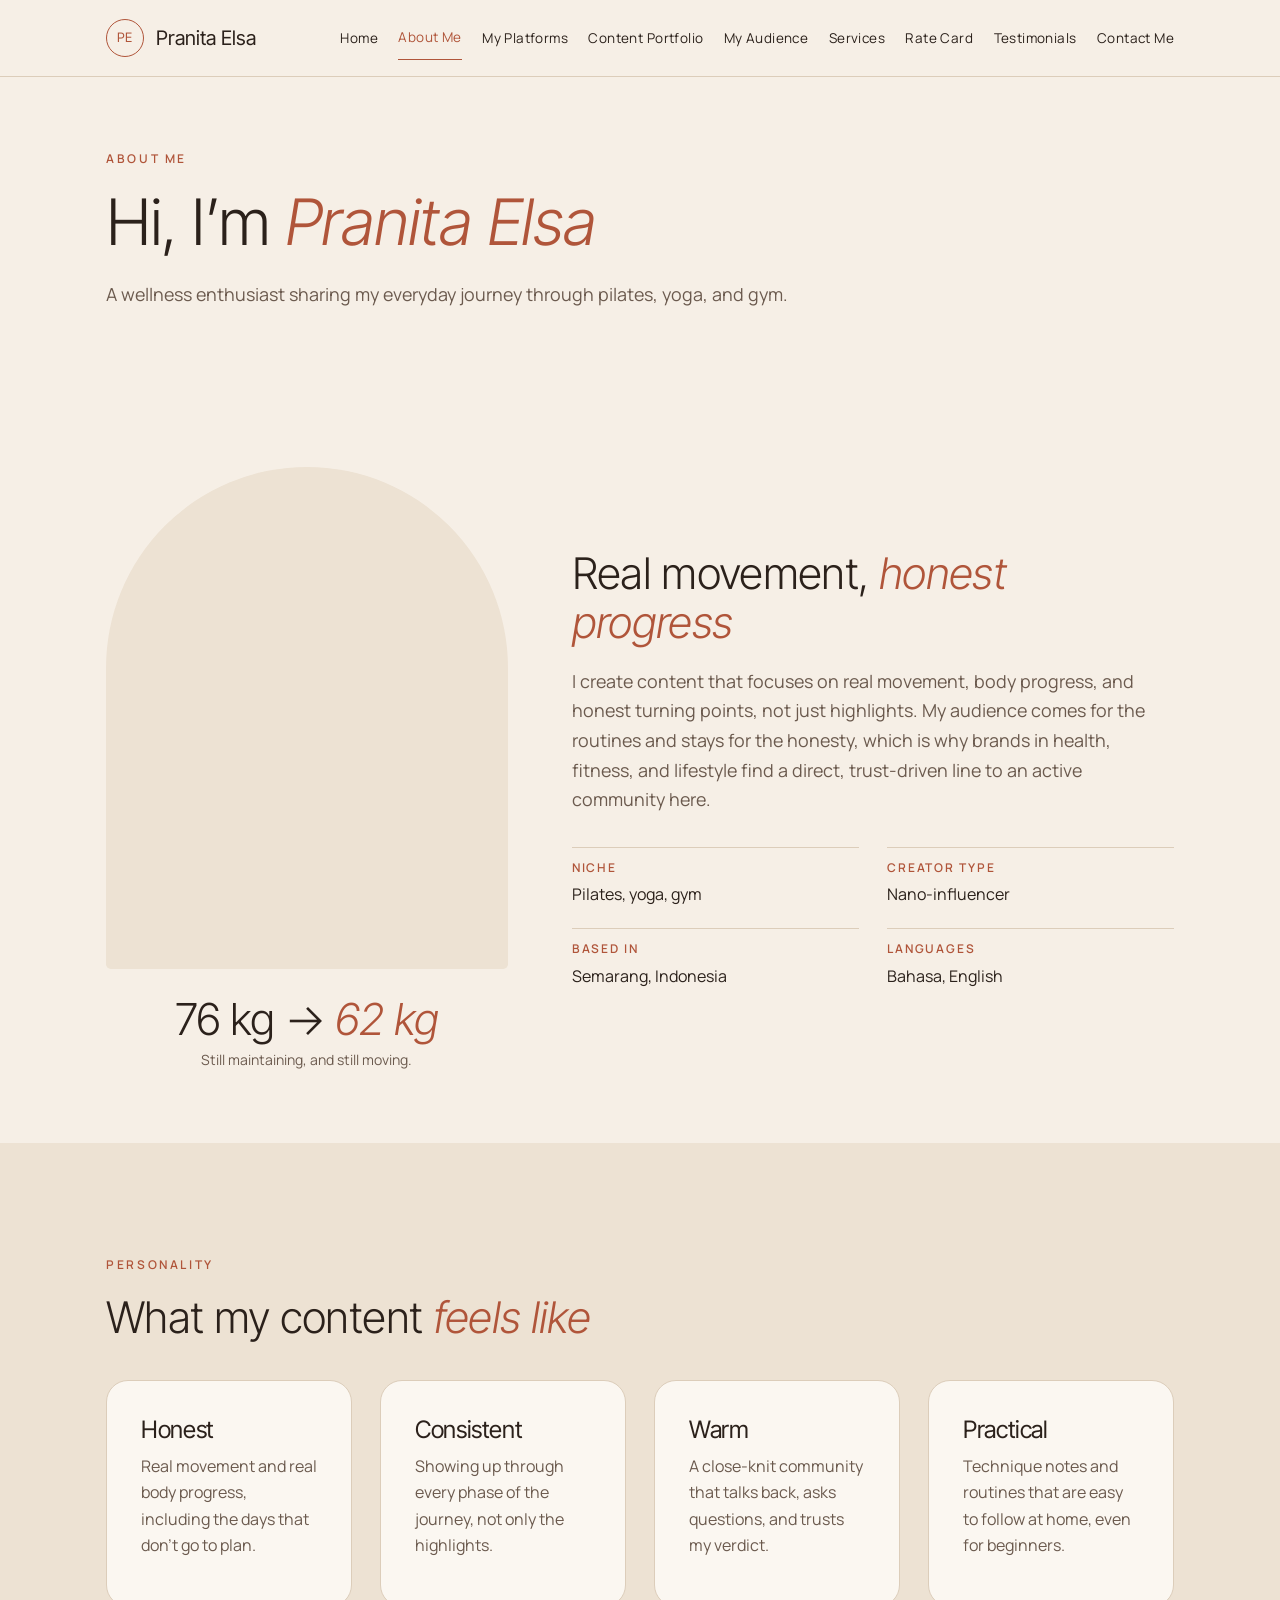
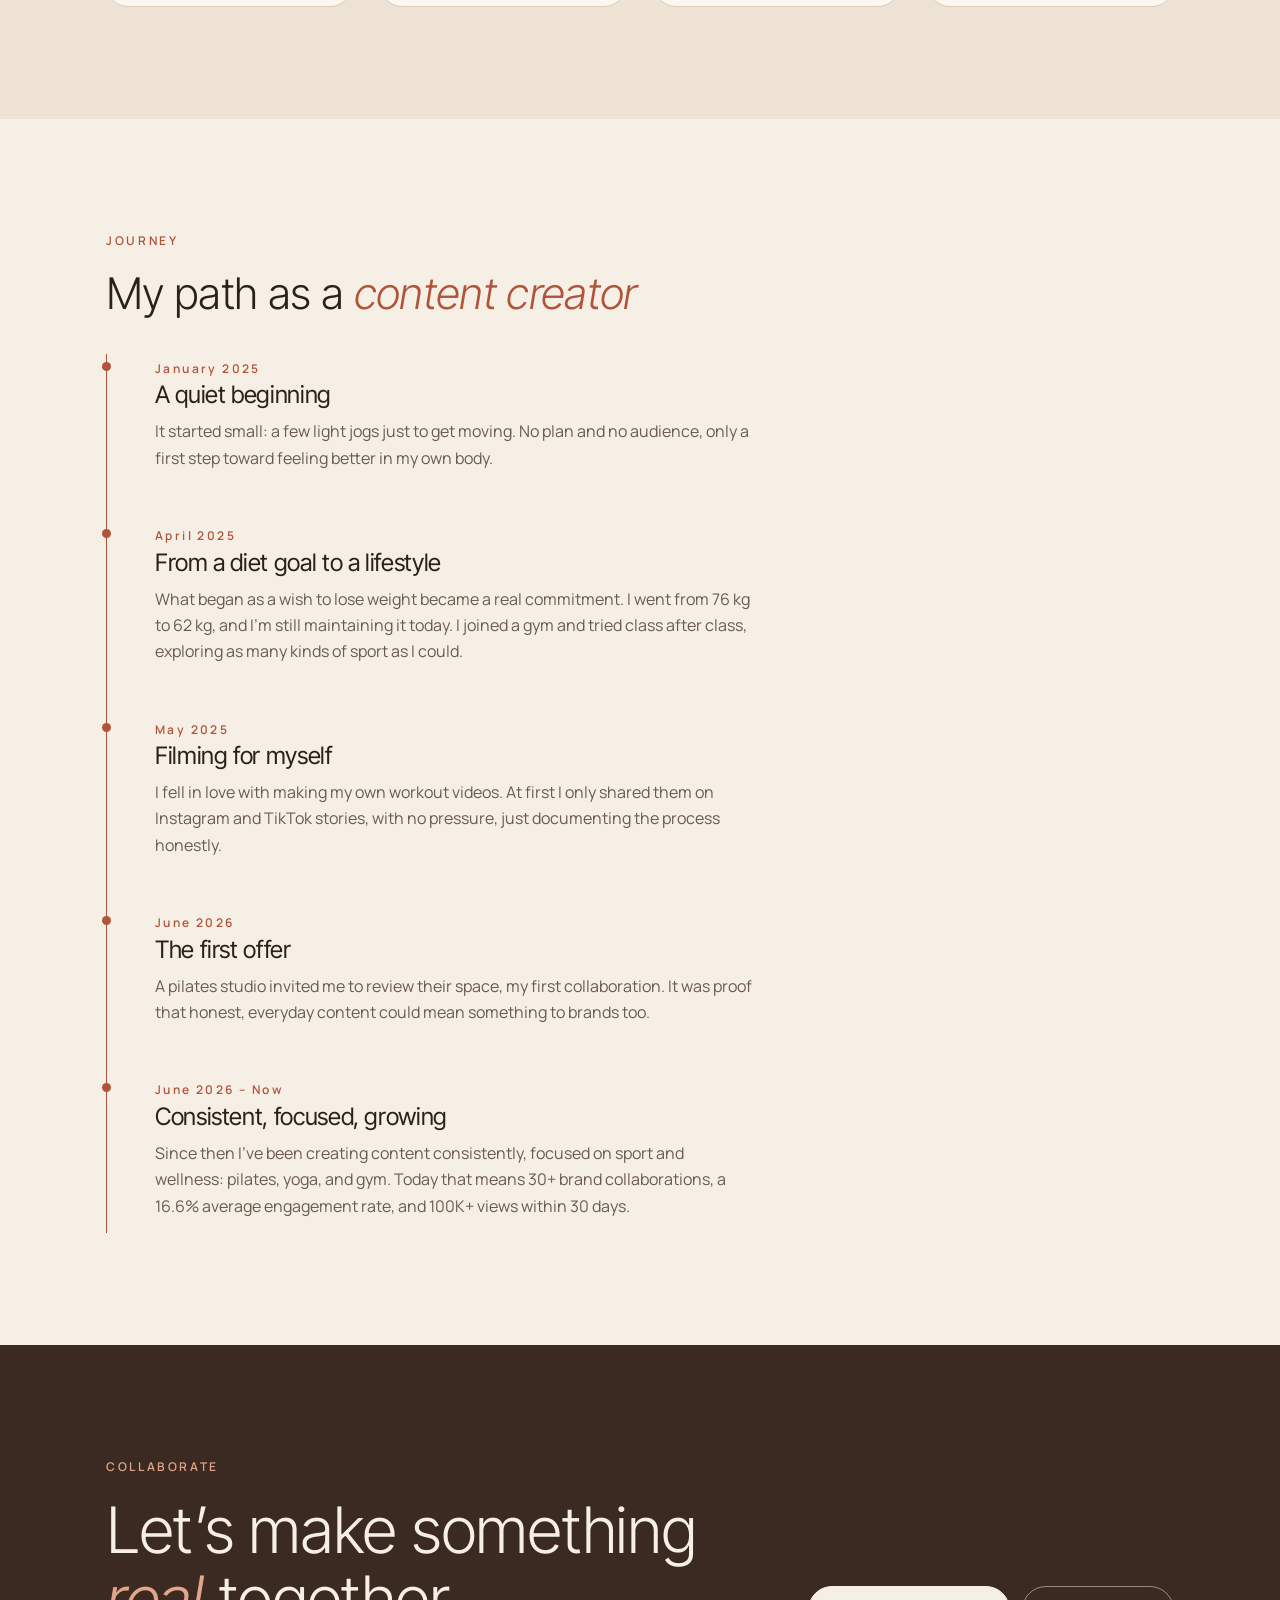
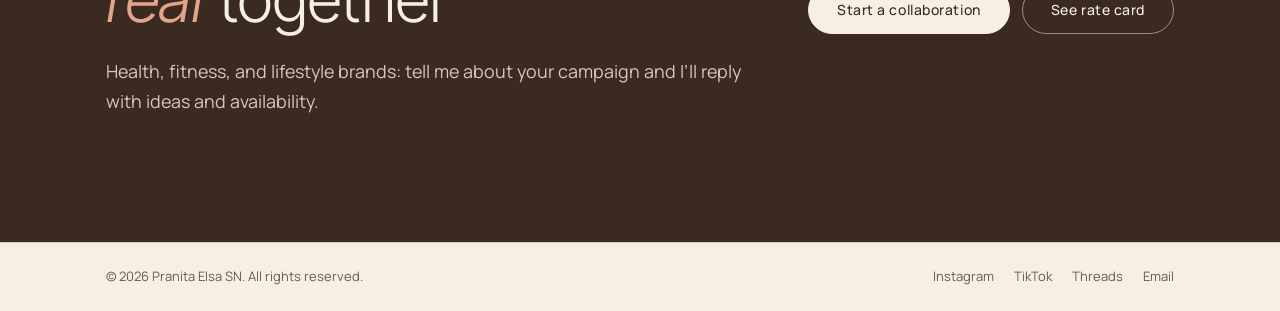
<file: about.html>
<!doctype html>
<html lang="en">
<head>
<meta charset="utf-8">
<meta name="viewport" content="width=device-width, initial-scale=1">
<meta name="theme-color" content="#F6EFE6">
<title>About Me | Pranita Elsa</title>
<meta name="description" content="Pranita Elsa: wellness and sport content creator (pilates, yoga, gym). Portfolio, rate card, and collaboration inquiries.">
<link rel="stylesheet" href="https://fonts.googleapis.com/css2?family=Inter+Tight:ital,wght@0,200;0,300;0,400;1,300&amp;family=Manrope:wght@400;500;600&amp;display=swap">
<link rel="stylesheet" href="site.css">
<style>html{-webkit-text-size-adjust:100%;background:#F6EFE6}</style>
</head>
<body>
<div class="page" style="background: var(--bg); color: var(--ink); font-family: var(--body); font-size: 16px; line-height: 1.65; overflow-x: hidden;">
<header class="hdr" style="position: relative; border-bottom: 1px solid var(--line); background: var(--bg); z-index: 5;"><div class="wrap hdr__in" style="max-width: 1180px; margin: 0px auto; padding: 0px clamp(20px, 5vw, 56px); display: flex; align-items: center; justify-content: space-between; min-height: 76px; gap: 24px;"><a class="brand" href="index.html" style="display: inline-flex; align-items: center; gap: 12px; font-family: var(--head); font-size: 20px; font-weight: 400; min-height: 44px; white-space: nowrap;"><span class="brand__mark" style="width: 38px; height: 38px; border-radius: 50%; border: 1px solid var(--accent); color: var(--accent); display: grid; place-items: center; font-size: 13px; letter-spacing: 0.04em;">PE</span><span>Pranita Elsa</span></a><input type="checkbox" id="nav-toggle" class="nav-toggle" aria-label="Toggle menu" style="position: absolute; opacity: 0; width: 1px; height: 1px;"><label for="nav-toggle" class="burger" style="flex-direction: column; justify-content: center; gap: 6px; width: 44px; height: 44px; cursor: pointer; align-items: flex-end;"><span style="display: block; height: 1.5px; background: var(--ink); width: 26px;"></span><span style="display: block; height: 1.5px; background: var(--ink);"></span><span style="display: block; height: 1.5px; background: var(--ink); width: 26px;"></span></label><nav class="nav" style="left: 0px; right: 0px; top: 100%;"><a href="index.html" style="display: flex; align-items: center;">Home</a><a href="about.html" class="is-on" style="display: flex; align-items: center;">About Me</a><a href="platforms.html" style="display: flex; align-items: center;">My Platforms</a><a href="portfolio.html" style="display: flex; align-items: center;">Content Portfolio</a><a href="audience.html" style="display: flex; align-items: center;">My Audience</a><a href="services.html" style="display: flex; align-items: center;">Services</a><a href="ratecard.html" style="display: flex; align-items: center;">Rate Card</a><a href="testimonials.html" style="display: flex; align-items: center;">Testimonials</a><a href="contact.html" style="display: flex; align-items: center;">Contact Me</a></nav></div></header>
<main>
<section class="sec sec--tight" style="padding: clamp(36px, 6vw, 72px) 0px;"><div class="wrap" style="max-width: 1180px; margin: 0px auto; padding: 0px clamp(20px, 5vw, 56px);"><p class="eyebrow" style="font-size: 12px; letter-spacing: 0.22em; text-transform: uppercase; color: var(--accent); margin: 0px 0px 18px; font-weight: 600;">About me</p><h1 class="h-1" style="font-size: clamp(34px, 5vw, 64px); line-height: 1.08; letter-spacing: -0.02em; max-width: 18ch;">Hi, I’m <em>Pranita Elsa</em></h1><p class="lead" style="font-size: clamp(16px, 1.4vw, 19px); color: var(--muted); max-width: 62ch; margin-top: 24px;">A wellness enthusiast sharing my everyday journey through pilates, yoga, and gym.</p></div></section>
<section class="sec sec--tight" style="padding: clamp(36px, 6vw, 72px) 0px;"><div class="wrap split" style="max-width: 1180px; margin: 0px auto; padding: 0px clamp(20px, 5vw, 56px); display: grid; gap: clamp(32px, 5vw, 80px); align-items: center;"><div class="ba" style="width: 100%; max-width: 440px;"><div style="position: relative; aspect-ratio: 4 / 5; border-radius: 999px 999px 24px 24px; overflow: hidden; background: var(--sand);"><video src="about-yoga.mp4" autoplay="" muted="" loop="" playsinline="" preload="auto" aria-label="Pranita practicing yoga" style="position: absolute; inset: 0px; width: 100%; height: 100%; object-fit: cover; object-position: 50% 40%; display: block;"></video></div><p style="font-family: var(--head); font-weight: 300; font-size: clamp(30px, 3.6vw, 44px); line-height: 1.1; letter-spacing: -0.02em; text-align: center; margin: 26px 0px 4px;">76 kg → <em style="font-style: italic; color: var(--accent);">62 kg</em></p><p style="text-align: center; color: var(--muted); font-size: 14px; margin: 0px;">Still maintaining, and still moving.</p></div>
<div><h2 class="h-2" style="font-size: clamp(26px, 3.4vw, 44px); line-height: 1.12; margin-bottom: 16px;">Real movement, <em>honest progress</em></h2>
<p class="lead" style="font-size: clamp(16px, 1.4vw, 19px); color: var(--muted); max-width: 62ch; margin-top: 20px;">I create content that focuses on real movement, body progress, and honest turning points, not just highlights. My audience comes for the routines and stays for the honesty, which is why brands in health, fitness, and lifestyle find a direct, trust-driven line to an active community here.</p>
<dl class="facts" style="margin: 32px 0px 0px; display: grid; grid-template-columns: repeat(auto-fit, minmax(200px, 1fr)); gap: 20px 28px;"><div style="border-top: 1px solid var(--line); padding-top: 10px;"><dt style="font-size: 12px; letter-spacing: 0.16em; text-transform: uppercase; color: var(--accent); font-weight: 600;">Niche</dt><dd style="margin: 4px 0px 0px;">Pilates, yoga, gym</dd></div><div style="border-top: 1px solid var(--line); padding-top: 10px;"><dt style="font-size: 12px; letter-spacing: 0.16em; text-transform: uppercase; color: var(--accent); font-weight: 600;">Creator type</dt><dd style="margin: 4px 0px 0px;">Nano-influencer</dd></div><div style="border-top: 1px solid var(--line); padding-top: 10px;"><dt style="font-size: 12px; letter-spacing: 0.16em; text-transform: uppercase; color: var(--accent); font-weight: 600;">Based in</dt><dd style="margin: 4px 0px 0px;">Semarang, Indonesia</dd></div><div style="border-top: 1px solid var(--line); padding-top: 10px;"><dt style="font-size: 12px; letter-spacing: 0.16em; text-transform: uppercase; color: var(--accent); font-weight: 600;">Languages</dt><dd style="margin: 4px 0px 0px;">Bahasa, English</dd></div></dl></div></div></section>
<section class="sec sec--sand" style="padding: clamp(56px, 9vw, 112px) 0px; background: var(--sand);"><div class="wrap" style="max-width: 1180px; margin: 0px auto; padding: 0px clamp(20px, 5vw, 56px);"><p class="eyebrow" style="font-size: 12px; letter-spacing: 0.22em; text-transform: uppercase; color: var(--accent); margin: 0px 0px 18px; font-weight: 600;">Personality</p><h2 class="h-2" style="font-size: clamp(26px, 3.4vw, 44px); line-height: 1.12; margin-bottom: 16px;">What my content <em>feels like</em></h2>
<div class="grid grid--4" style="display: grid; gap: clamp(16px, 2.2vw, 28px); margin-top: clamp(24px, 3vw, 40px); grid-template-columns: repeat(auto-fit, minmax(min(100%, 230px), 1fr));"><div class="card" style="background: var(--card); border: 1px solid var(--line); border-radius: 22px; padding: clamp(22px, 3vw, 34px); display: block; transition: border-color 0.2s, transform 0.2s;"><h3 class="h-3" style="font-size: clamp(19px, 2vw, 24px); line-height: 1.25; font-weight: 400; margin-bottom: 8px;">Honest</h3><p style="color: var(--muted);">Real movement and real body progress, including the days that don’t go to plan.</p></div><div class="card" style="background: var(--card); border: 1px solid var(--line); border-radius: 22px; padding: clamp(22px, 3vw, 34px); display: block; transition: border-color 0.2s, transform 0.2s;"><h3 class="h-3" style="font-size: clamp(19px, 2vw, 24px); line-height: 1.25; font-weight: 400; margin-bottom: 8px;">Consistent</h3><p style="color: var(--muted);">Showing up through every phase of the journey, not only the highlights.</p></div><div class="card" style="background: var(--card); border: 1px solid var(--line); border-radius: 22px; padding: clamp(22px, 3vw, 34px); display: block; transition: border-color 0.2s, transform 0.2s;"><h3 class="h-3" style="font-size: clamp(19px, 2vw, 24px); line-height: 1.25; font-weight: 400; margin-bottom: 8px;">Warm</h3><p style="color: var(--muted);">A close-knit community that talks back, asks questions, and trusts my verdict.</p></div><div class="card" style="background: var(--card); border: 1px solid var(--line); border-radius: 22px; padding: clamp(22px, 3vw, 34px); display: block; transition: border-color 0.2s, transform 0.2s;"><h3 class="h-3" style="font-size: clamp(19px, 2vw, 24px); line-height: 1.25; font-weight: 400; margin-bottom: 8px;">Practical</h3><p style="color: var(--muted);">Technique notes and routines that are easy to follow at home, even for beginners.</p></div></div></div></section>
<section class="sec" style="padding: clamp(56px, 9vw, 112px) 0px;"><div class="wrap" style="max-width: 1180px; margin: 0px auto; padding: 0px clamp(20px, 5vw, 56px);"><p class="eyebrow" style="font-size: 12px; letter-spacing: 0.22em; text-transform: uppercase; color: var(--accent); margin: 0px 0px 18px; font-weight: 600;">Journey</p><h2 class="h-2" style="font-size: clamp(26px, 3.4vw, 44px); line-height: 1.12; margin-bottom: 16px;">My path as a <em>content creator</em></h2>
<div class="tl" style="border-left: 1px solid var(--accent); margin-top: 36px; padding-left: clamp(20px, 4vw, 48px); display: grid; gap: 36px;"><div class="tl__i" style="position: relative;"><span class="tl__y" style="font-size: 12px; letter-spacing: 0.2em; color: var(--accent); font-weight: 600;">January 2025</span><h3 class="h-3" style="font-size: clamp(19px, 2vw, 24px); line-height: 1.25; font-weight: 400; margin-bottom: 8px;">A quiet beginning</h3><p style="color: var(--muted); max-width: 60ch;">It started small: a few light jogs just to get moving. No plan and no audience, only a first step toward feeling better in my own body.</p></div><div class="tl__i" style="position: relative;"><span class="tl__y" style="font-size: 12px; letter-spacing: 0.2em; color: var(--accent); font-weight: 600;">April 2025</span><h3 class="h-3" style="font-size: clamp(19px, 2vw, 24px); line-height: 1.25; font-weight: 400; margin-bottom: 8px;">From a diet goal to a lifestyle</h3><p style="color: var(--muted); max-width: 60ch;">What began as a wish to lose weight became a real commitment. I went from 76 kg to 62 kg, and I’m still maintaining it today. I joined a gym and tried class after class, exploring as many kinds of sport as I could.</p></div><div class="tl__i" style="position: relative;"><span class="tl__y" style="font-size: 12px; letter-spacing: 0.2em; color: var(--accent); font-weight: 600;">May 2025</span><h3 class="h-3" style="font-size: clamp(19px, 2vw, 24px); line-height: 1.25; font-weight: 400; margin-bottom: 8px;">Filming for myself</h3><p style="color: var(--muted); max-width: 60ch;">I fell in love with making my own workout videos. At first I only shared them on Instagram and TikTok stories, with no pressure, just documenting the process honestly.</p></div><div class="tl__i" style="position: relative;"><span class="tl__y" style="font-size: 12px; letter-spacing: 0.2em; color: var(--accent); font-weight: 600;">June 2026</span><h3 class="h-3" style="font-size: clamp(19px, 2vw, 24px); line-height: 1.25; font-weight: 400; margin-bottom: 8px;">The first offer</h3><p style="color: var(--muted); max-width: 60ch;">A pilates studio invited me to review their space, my first collaboration. It was proof that honest, everyday content could mean something to brands too.</p></div><div class="tl__i" style="position: relative;"><span class="tl__y" style="font-size: 12px; letter-spacing: 0.2em; color: var(--accent); font-weight: 600;">June 2026 – Now</span><h3 class="h-3" style="font-size: clamp(19px, 2vw, 24px); line-height: 1.25; font-weight: 400; margin-bottom: 8px;">Consistent, focused, growing</h3><p style="color: var(--muted); max-width: 60ch;">Since then I’ve been creating content consistently, focused on sport and wellness: pilates, yoga, and gym. Today that means 30+ brand collaborations, a 16.6% average engagement rate, and 100K+ views within 30 days.</p></div></div></div></section>
</main>
<section class="sec sec--deep" style="padding: clamp(56px, 9vw, 112px) 0px; background: var(--deep); color: var(--on-deep);"><div class="wrap cta" style="max-width: 1180px; margin: 0px auto; padding: 0px clamp(20px, 5vw, 56px); display: flex; flex-wrap: wrap; align-items: center; justify-content: space-between; gap: 32px;"><div><p class="eyebrow" style="font-size: 12px; letter-spacing: 0.22em; text-transform: uppercase; margin: 0px 0px 18px; font-weight: 600; color: var(--accent-soft);">Collaborate</p><h2 class="h-1" style="font-size: clamp(34px, 5vw, 64px); line-height: 1.08; letter-spacing: -0.02em; max-width: 16ch;">Let’s make something <em style="color: var(--accent-soft);">real</em> together</h2><p class="lead" style="font-size: clamp(16px, 1.4vw, 19px); max-width: 62ch; color: rgb(217, 200, 184); margin-top: 24px;">Health, fitness, and lifestyle brands: tell me about your campaign and I’ll reply with ideas and availability.</p></div><div class="cta__btns" style="display: flex; flex-wrap: wrap; gap: 12px; margin-top: 32px;"><a class="btn btn--light" href="contact.html" style="display: inline-flex; align-items: center; justify-content: center; min-height: 48px; padding: 0px 28px; border-radius: 999px; font-size: 14px; letter-spacing: 0.04em; font-weight: 500; transition: background 0.2s, color 0.2s;">Start a collaboration</a><a class="btn btn--ghost-light" href="ratecard.html" style="display: inline-flex; align-items: center; justify-content: center; min-height: 48px; padding: 0px 28px; border-radius: 999px; font-size: 14px; letter-spacing: 0.04em; font-weight: 500; transition: background 0.2s, color 0.2s;">See rate card</a></div></div></section>
<footer class="ftr" style="background: var(--bg); border-top: 1px solid var(--line); font-size: 13px; color: var(--muted);"><div class="wrap ftr__in" style="max-width: 1180px; margin: 0px auto; padding: 0px clamp(20px, 5vw, 56px); display: flex; flex-wrap: wrap; justify-content: space-between; align-items: center; gap: 6px 24px; padding-top: 12px; padding-bottom: 12px;"><span>© 2026 Pranita Elsa SN. All rights reserved.</span><span class="ftr__links" style="display: flex; flex-wrap: wrap; gap: 0px 20px;"><a href="https://www.instagram.com/pranitaelsaa/" style="min-height: 44px; display: inline-flex; align-items: center;">Instagram</a><a href="https://www.tiktok.com/@pranitaelsaaa" style="min-height: 44px; display: inline-flex; align-items: center;">TikTok</a><a href="https://www.threads.net/@pranitaelsaa" style="min-height: 44px; display: inline-flex; align-items: center;">Threads</a><a href="mailto:pranita.elsa@gmail.com" style="min-height: 44px; display: inline-flex; align-items: center;">Email</a></span></div></footer>
</div>
</body>
</html>
</file>
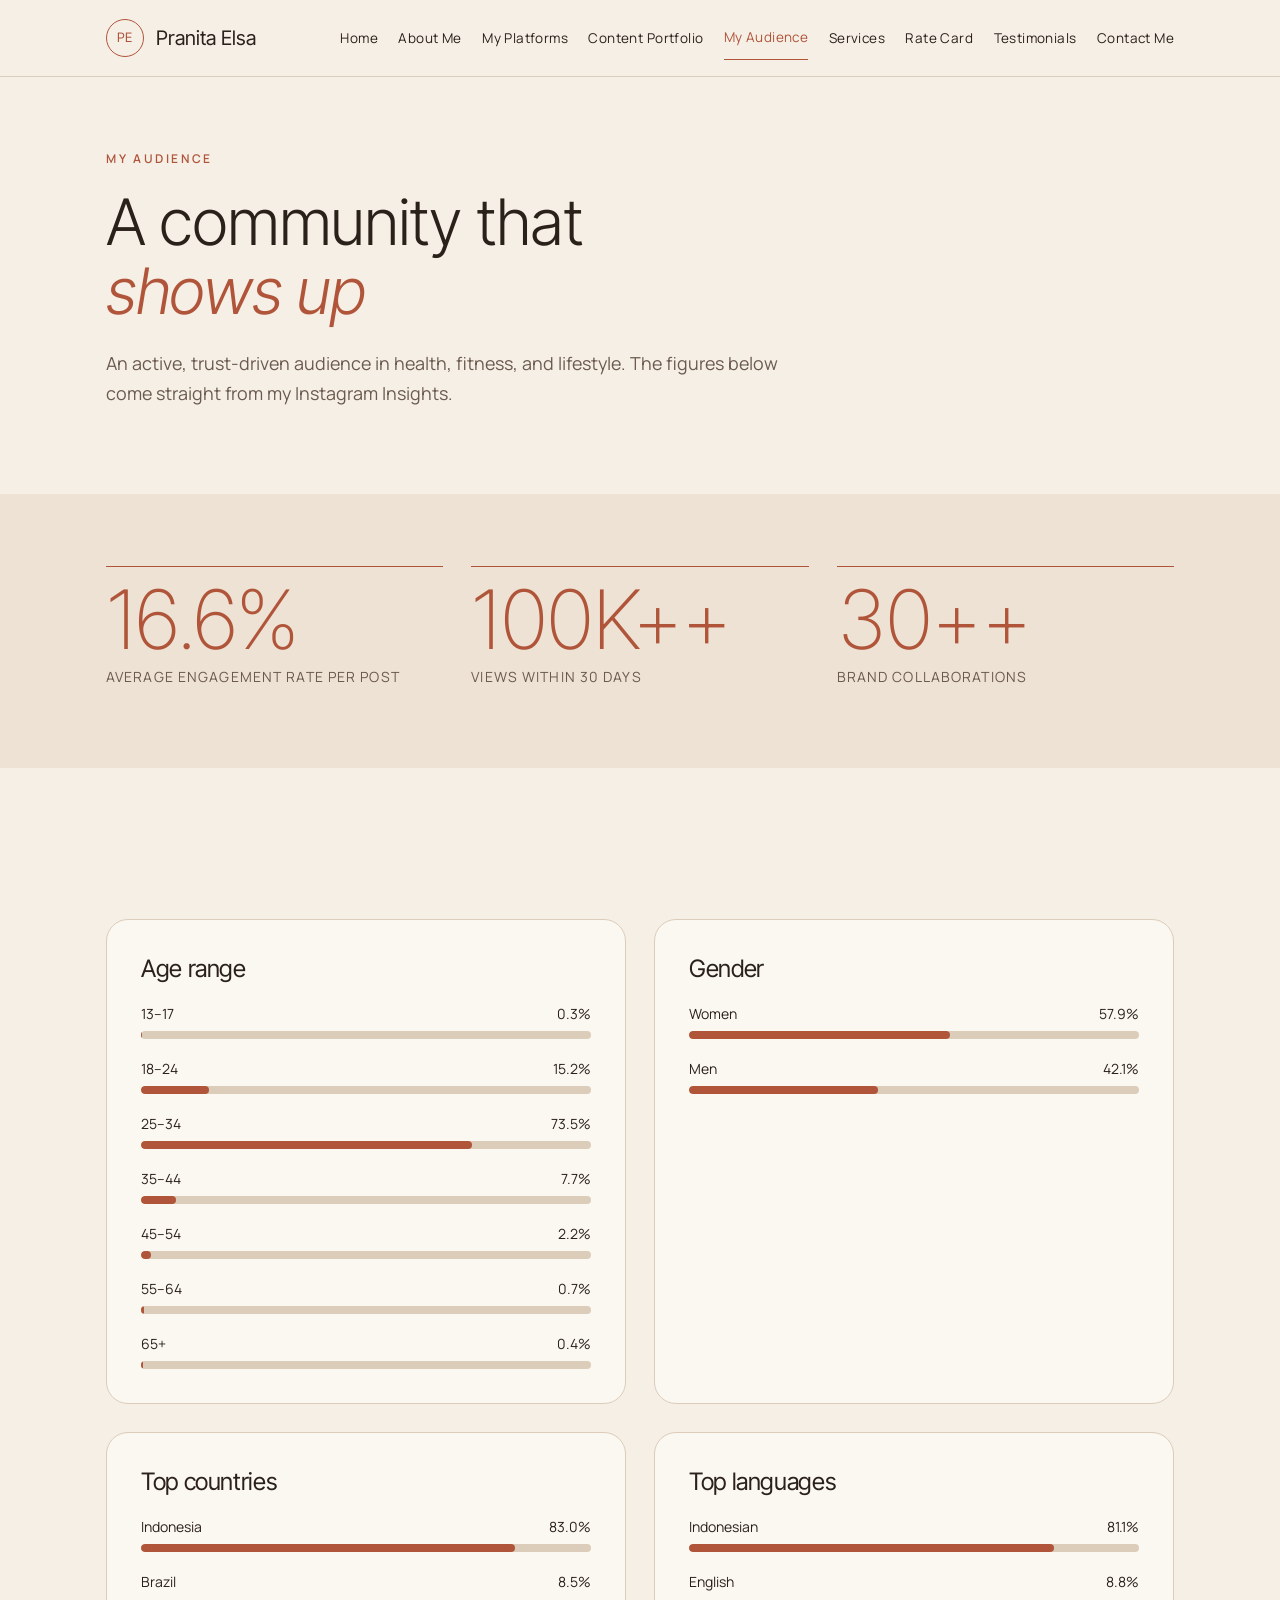
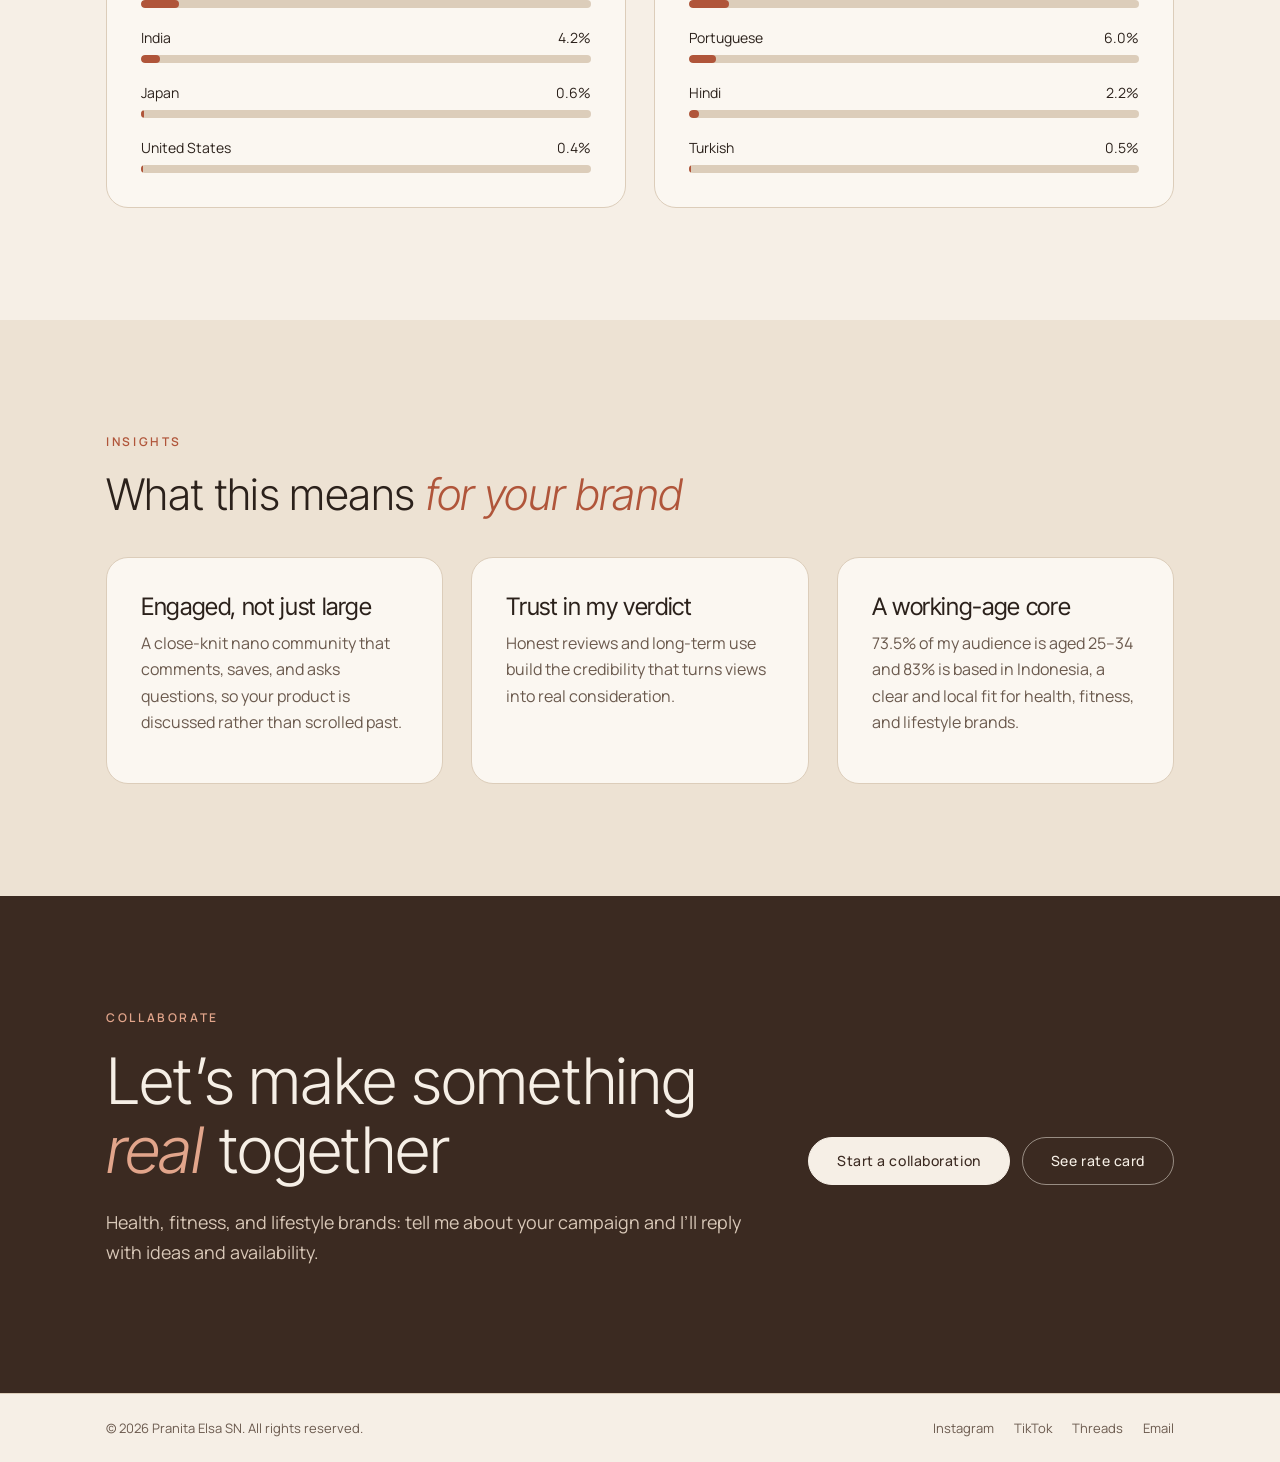
<file: audience.html>
<!doctype html>
<html lang="en">
<head>
<meta charset="utf-8">
<meta name="viewport" content="width=device-width, initial-scale=1">
<meta name="theme-color" content="#F6EFE6">
<title>My Audience | Pranita Elsa</title>
<meta name="description" content="Pranita Elsa: wellness and sport content creator (pilates, yoga, gym). Portfolio, rate card, and collaboration inquiries.">
<link rel="stylesheet" href="https://fonts.googleapis.com/css2?family=Inter+Tight:ital,wght@0,200;0,300;0,400;1,300&amp;family=Manrope:wght@400;500;600&amp;display=swap">
<link rel="stylesheet" href="site.css">
<style>html{-webkit-text-size-adjust:100%;background:#F6EFE6}</style>
</head>
<body>
<div class="page" style="background: var(--bg); color: var(--ink); font-family: var(--body); font-size: 16px; line-height: 1.65; overflow-x: hidden;">
<header class="hdr" style="position: relative; border-bottom: 1px solid var(--line); background: var(--bg); z-index: 5;"><div class="wrap hdr__in" style="max-width: 1180px; margin: 0px auto; padding: 0px clamp(20px, 5vw, 56px); display: flex; align-items: center; justify-content: space-between; min-height: 76px; gap: 24px;"><a class="brand" href="index.html" style="display: inline-flex; align-items: center; gap: 12px; font-family: var(--head); font-size: 20px; font-weight: 400; min-height: 44px; white-space: nowrap;"><span class="brand__mark" style="width: 38px; height: 38px; border-radius: 50%; border: 1px solid var(--accent); color: var(--accent); display: grid; place-items: center; font-size: 13px; letter-spacing: 0.04em;">PE</span><span>Pranita Elsa</span></a><input type="checkbox" id="nav-toggle" class="nav-toggle" aria-label="Toggle menu" style="position: absolute; opacity: 0; width: 1px; height: 1px;"><label for="nav-toggle" class="burger" style="flex-direction: column; justify-content: center; gap: 6px; width: 44px; height: 44px; cursor: pointer; align-items: flex-end;"><span style="display: block; height: 1.5px; background: var(--ink); width: 26px;"></span><span style="display: block; height: 1.5px; background: var(--ink);"></span><span style="display: block; height: 1.5px; background: var(--ink); width: 26px;"></span></label><nav class="nav" style="left: 0px; right: 0px; top: 100%;"><a href="index.html" style="display: flex; align-items: center;">Home</a><a href="about.html" style="display: flex; align-items: center;">About Me</a><a href="platforms.html" style="display: flex; align-items: center;">My Platforms</a><a href="portfolio.html" style="display: flex; align-items: center;">Content Portfolio</a><a href="audience.html" class="is-on" style="display: flex; align-items: center;">My Audience</a><a href="services.html" style="display: flex; align-items: center;">Services</a><a href="ratecard.html" style="display: flex; align-items: center;">Rate Card</a><a href="testimonials.html" style="display: flex; align-items: center;">Testimonials</a><a href="contact.html" style="display: flex; align-items: center;">Contact Me</a></nav></div></header>
<main>
<section class="sec sec--tight" style="padding: clamp(36px, 6vw, 72px) 0px;"><div class="wrap" style="max-width: 1180px; margin: 0px auto; padding: 0px clamp(20px, 5vw, 56px);"><p class="eyebrow" style="font-size: 12px; letter-spacing: 0.22em; text-transform: uppercase; color: var(--accent); margin: 0px 0px 18px; font-weight: 600;">My audience</p><h1 class="h-1" style="font-size: clamp(34px, 5vw, 64px); line-height: 1.08; letter-spacing: -0.02em; max-width: 18ch;">A community that <em>shows up</em></h1><p class="lead" style="font-size: clamp(16px, 1.4vw, 19px); color: var(--muted); max-width: 62ch; margin-top: 24px;">An active, trust-driven audience in health, fitness, and lifestyle. The figures below come straight from my Instagram Insights.</p></div></section>
<section class="sec sec--sand sec--tight" style="padding: clamp(36px, 6vw, 72px) 0px; background: var(--sand);"><div class="wrap grid grid--3 stats" style="max-width: 1180px; margin: 0px auto; padding: 0px clamp(20px, 5vw, 56px); display: grid; gap: clamp(16px, 2.2vw, 28px); grid-template-columns: repeat(auto-fit, minmax(min(100%, 260px), 1fr)); margin-top: 0px; text-align: left;">
<div class="stat" style="padding: 8px 0px; border-top: 1px solid var(--accent);"><div class="stat__n" style="font-family: var(--head); font-weight: 200; font-size: clamp(48px, 6.4vw, 84px); line-height: 1.1; color: var(--accent); letter-spacing: -0.02em;">16.6%</div><div class="stat__l" style="font-size: 14px; letter-spacing: 0.08em; text-transform: uppercase; color: var(--muted);">Average engagement rate per post</div></div>
<div class="stat" style="padding: 8px 0px; border-top: 1px solid var(--accent);"><div class="stat__n" style="font-family: var(--head); font-weight: 200; font-size: clamp(48px, 6.4vw, 84px); line-height: 1.1; color: var(--accent); letter-spacing: -0.02em;">100K++</div><div class="stat__l" style="font-size: 14px; letter-spacing: 0.08em; text-transform: uppercase; color: var(--muted);">Views within 30 days</div></div>
<div class="stat" style="padding: 8px 0px; border-top: 1px solid var(--accent);"><div class="stat__n" style="font-family: var(--head); font-weight: 200; font-size: clamp(48px, 6.4vw, 84px); line-height: 1.1; color: var(--accent); letter-spacing: -0.02em;">30++</div><div class="stat__l" style="font-size: 14px; letter-spacing: 0.08em; text-transform: uppercase; color: var(--muted);">Brand collaborations</div></div></div></section>
<section class="sec" style="padding: clamp(56px, 9vw, 112px) 0px;"><div class="wrap grid grid--2" style="max-width: 1180px; margin: 0px auto; padding: 0px clamp(20px, 5vw, 56px); display: grid; gap: clamp(16px, 2.2vw, 28px); margin-top: clamp(24px, 3vw, 40px); grid-template-columns: repeat(auto-fit, minmax(min(100%, 440px), 1fr));">
<div class="card" style="background: var(--card); border: 1px solid var(--line); border-radius: 22px; padding: clamp(22px, 3vw, 34px); display: block; transition: border-color 0.2s, transform 0.2s;"><h3 class="h-3" style="font-size: clamp(19px, 2vw, 24px); line-height: 1.25; font-weight: 400; margin-bottom: 8px;">Age range</h3><div class="bar__row" style="margin-top: 18px;"><div class="bar__lbl" style="display: flex; justify-content: space-between; font-size: 14px; margin-bottom: 6px; color: var(--ink);"><span>13–17</span><span>0.3%</span></div><div class="bar" style="height: 8px; border-radius: 99px; background: var(--line); overflow: hidden;"><i style="display: block; height: 100%; width: var(--w); background: var(--accent); border-radius: 99px; --w:0.3%"></i></div></div><div class="bar__row" style="margin-top: 18px;"><div class="bar__lbl" style="display: flex; justify-content: space-between; font-size: 14px; margin-bottom: 6px; color: var(--ink);"><span>18–24</span><span>15.2%</span></div><div class="bar" style="height: 8px; border-radius: 99px; background: var(--line); overflow: hidden;"><i style="display: block; height: 100%; width: var(--w); background: var(--accent); border-radius: 99px; --w:15.2%"></i></div></div><div class="bar__row" style="margin-top: 18px;"><div class="bar__lbl" style="display: flex; justify-content: space-between; font-size: 14px; margin-bottom: 6px; color: var(--ink);"><span>25–34</span><span>73.5%</span></div><div class="bar" style="height: 8px; border-radius: 99px; background: var(--line); overflow: hidden;"><i style="display: block; height: 100%; width: var(--w); background: var(--accent); border-radius: 99px; --w:73.5%"></i></div></div><div class="bar__row" style="margin-top: 18px;"><div class="bar__lbl" style="display: flex; justify-content: space-between; font-size: 14px; margin-bottom: 6px; color: var(--ink);"><span>35–44</span><span>7.7%</span></div><div class="bar" style="height: 8px; border-radius: 99px; background: var(--line); overflow: hidden;"><i style="display: block; height: 100%; width: var(--w); background: var(--accent); border-radius: 99px; --w:7.7%"></i></div></div><div class="bar__row" style="margin-top: 18px;"><div class="bar__lbl" style="display: flex; justify-content: space-between; font-size: 14px; margin-bottom: 6px; color: var(--ink);"><span>45–54</span><span>2.2%</span></div><div class="bar" style="height: 8px; border-radius: 99px; background: var(--line); overflow: hidden;"><i style="display: block; height: 100%; width: var(--w); background: var(--accent); border-radius: 99px; --w:2.2%"></i></div></div><div class="bar__row" style="margin-top: 18px;"><div class="bar__lbl" style="display: flex; justify-content: space-between; font-size: 14px; margin-bottom: 6px; color: var(--ink);"><span>55–64</span><span>0.7%</span></div><div class="bar" style="height: 8px; border-radius: 99px; background: var(--line); overflow: hidden;"><i style="display: block; height: 100%; width: var(--w); background: var(--accent); border-radius: 99px; --w:0.7%"></i></div></div><div class="bar__row" style="margin-top: 18px;"><div class="bar__lbl" style="display: flex; justify-content: space-between; font-size: 14px; margin-bottom: 6px; color: var(--ink);"><span>65+</span><span>0.4%</span></div><div class="bar" style="height: 8px; border-radius: 99px; background: var(--line); overflow: hidden;"><i style="display: block; height: 100%; width: var(--w); background: var(--accent); border-radius: 99px; --w:0.4%"></i></div></div></div>
<div class="card" style="background: var(--card); border: 1px solid var(--line); border-radius: 22px; padding: clamp(22px, 3vw, 34px); display: block; transition: border-color 0.2s, transform 0.2s;"><h3 class="h-3" style="font-size: clamp(19px, 2vw, 24px); line-height: 1.25; font-weight: 400; margin-bottom: 8px;">Gender</h3><div class="bar__row" style="margin-top: 18px;"><div class="bar__lbl" style="display: flex; justify-content: space-between; font-size: 14px; margin-bottom: 6px; color: var(--ink);"><span>Women</span><span>57.9%</span></div><div class="bar" style="height: 8px; border-radius: 99px; background: var(--line); overflow: hidden;"><i style="display: block; height: 100%; width: var(--w); background: var(--accent); border-radius: 99px; --w:57.9%"></i></div></div><div class="bar__row" style="margin-top: 18px;"><div class="bar__lbl" style="display: flex; justify-content: space-between; font-size: 14px; margin-bottom: 6px; color: var(--ink);"><span>Men</span><span>42.1%</span></div><div class="bar" style="height: 8px; border-radius: 99px; background: var(--line); overflow: hidden;"><i style="display: block; height: 100%; width: var(--w); background: var(--accent); border-radius: 99px; --w:42.1%"></i></div></div></div>
<div class="card" style="background: var(--card); border: 1px solid var(--line); border-radius: 22px; padding: clamp(22px, 3vw, 34px); display: block; transition: border-color 0.2s, transform 0.2s;"><h3 class="h-3" style="font-size: clamp(19px, 2vw, 24px); line-height: 1.25; font-weight: 400; margin-bottom: 8px;">Top countries</h3><div class="bar__row" style="margin-top: 18px;"><div class="bar__lbl" style="display: flex; justify-content: space-between; font-size: 14px; margin-bottom: 6px; color: var(--ink);"><span>Indonesia</span><span>83.0%</span></div><div class="bar" style="height: 8px; border-radius: 99px; background: var(--line); overflow: hidden;"><i style="display: block; height: 100%; width: var(--w); background: var(--accent); border-radius: 99px; --w:83%"></i></div></div><div class="bar__row" style="margin-top: 18px;"><div class="bar__lbl" style="display: flex; justify-content: space-between; font-size: 14px; margin-bottom: 6px; color: var(--ink);"><span>Brazil</span><span>8.5%</span></div><div class="bar" style="height: 8px; border-radius: 99px; background: var(--line); overflow: hidden;"><i style="display: block; height: 100%; width: var(--w); background: var(--accent); border-radius: 99px; --w:8.5%"></i></div></div><div class="bar__row" style="margin-top: 18px;"><div class="bar__lbl" style="display: flex; justify-content: space-between; font-size: 14px; margin-bottom: 6px; color: var(--ink);"><span>India</span><span>4.2%</span></div><div class="bar" style="height: 8px; border-radius: 99px; background: var(--line); overflow: hidden;"><i style="display: block; height: 100%; width: var(--w); background: var(--accent); border-radius: 99px; --w:4.2%"></i></div></div><div class="bar__row" style="margin-top: 18px;"><div class="bar__lbl" style="display: flex; justify-content: space-between; font-size: 14px; margin-bottom: 6px; color: var(--ink);"><span>Japan</span><span>0.6%</span></div><div class="bar" style="height: 8px; border-radius: 99px; background: var(--line); overflow: hidden;"><i style="display: block; height: 100%; width: var(--w); background: var(--accent); border-radius: 99px; --w:0.6%"></i></div></div><div class="bar__row" style="margin-top: 18px;"><div class="bar__lbl" style="display: flex; justify-content: space-between; font-size: 14px; margin-bottom: 6px; color: var(--ink);"><span>United States</span><span>0.4%</span></div><div class="bar" style="height: 8px; border-radius: 99px; background: var(--line); overflow: hidden;"><i style="display: block; height: 100%; width: var(--w); background: var(--accent); border-radius: 99px; --w:0.4%"></i></div></div></div>
<div class="card" style="background: var(--card); border: 1px solid var(--line); border-radius: 22px; padding: clamp(22px, 3vw, 34px); display: block; transition: border-color 0.2s, transform 0.2s;"><h3 class="h-3" style="font-size: clamp(19px, 2vw, 24px); line-height: 1.25; font-weight: 400; margin-bottom: 8px;">Top languages</h3><div class="bar__row" style="margin-top: 18px;"><div class="bar__lbl" style="display: flex; justify-content: space-between; font-size: 14px; margin-bottom: 6px; color: var(--ink);"><span>Indonesian</span><span>81.1%</span></div><div class="bar" style="height: 8px; border-radius: 99px; background: var(--line); overflow: hidden;"><i style="display: block; height: 100%; width: var(--w); background: var(--accent); border-radius: 99px; --w:81.1%"></i></div></div><div class="bar__row" style="margin-top: 18px;"><div class="bar__lbl" style="display: flex; justify-content: space-between; font-size: 14px; margin-bottom: 6px; color: var(--ink);"><span>English</span><span>8.8%</span></div><div class="bar" style="height: 8px; border-radius: 99px; background: var(--line); overflow: hidden;"><i style="display: block; height: 100%; width: var(--w); background: var(--accent); border-radius: 99px; --w:8.8%"></i></div></div><div class="bar__row" style="margin-top: 18px;"><div class="bar__lbl" style="display: flex; justify-content: space-between; font-size: 14px; margin-bottom: 6px; color: var(--ink);"><span>Portuguese</span><span>6.0%</span></div><div class="bar" style="height: 8px; border-radius: 99px; background: var(--line); overflow: hidden;"><i style="display: block; height: 100%; width: var(--w); background: var(--accent); border-radius: 99px; --w:6%"></i></div></div><div class="bar__row" style="margin-top: 18px;"><div class="bar__lbl" style="display: flex; justify-content: space-between; font-size: 14px; margin-bottom: 6px; color: var(--ink);"><span>Hindi</span><span>2.2%</span></div><div class="bar" style="height: 8px; border-radius: 99px; background: var(--line); overflow: hidden;"><i style="display: block; height: 100%; width: var(--w); background: var(--accent); border-radius: 99px; --w:2.2%"></i></div></div><div class="bar__row" style="margin-top: 18px;"><div class="bar__lbl" style="display: flex; justify-content: space-between; font-size: 14px; margin-bottom: 6px; color: var(--ink);"><span>Turkish</span><span>0.5%</span></div><div class="bar" style="height: 8px; border-radius: 99px; background: var(--line); overflow: hidden;"><i style="display: block; height: 100%; width: var(--w); background: var(--accent); border-radius: 99px; --w:0.5%"></i></div></div></div></div></section>
<section class="sec sec--sand" style="padding: clamp(56px, 9vw, 112px) 0px; background: var(--sand);"><div class="wrap" style="max-width: 1180px; margin: 0px auto; padding: 0px clamp(20px, 5vw, 56px);"><p class="eyebrow" style="font-size: 12px; letter-spacing: 0.22em; text-transform: uppercase; color: var(--accent); margin: 0px 0px 18px; font-weight: 600;">Insights</p><h2 class="h-2" style="font-size: clamp(26px, 3.4vw, 44px); line-height: 1.12; margin-bottom: 16px;">What this means <em>for your brand</em></h2>
<div class="grid grid--3" style="display: grid; gap: clamp(16px, 2.2vw, 28px); margin-top: clamp(24px, 3vw, 40px); grid-template-columns: repeat(auto-fit, minmax(min(100%, 260px), 1fr));"><div class="card" style="background: var(--card); border: 1px solid var(--line); border-radius: 22px; padding: clamp(22px, 3vw, 34px); display: block; transition: border-color 0.2s, transform 0.2s;"><h3 class="h-3" style="font-size: clamp(19px, 2vw, 24px); line-height: 1.25; font-weight: 400; margin-bottom: 8px;">Engaged, not just large</h3><p style="color: var(--muted);">A close-knit nano community that comments, saves, and asks questions, so your product is discussed rather than scrolled past.</p></div>
<div class="card" style="background: var(--card); border: 1px solid var(--line); border-radius: 22px; padding: clamp(22px, 3vw, 34px); display: block; transition: border-color 0.2s, transform 0.2s;"><h3 class="h-3" style="font-size: clamp(19px, 2vw, 24px); line-height: 1.25; font-weight: 400; margin-bottom: 8px;">Trust in my verdict</h3><p style="color: var(--muted);">Honest reviews and long-term use build the credibility that turns views into real consideration.</p></div>
<div class="card" style="background: var(--card); border: 1px solid var(--line); border-radius: 22px; padding: clamp(22px, 3vw, 34px); display: block; transition: border-color 0.2s, transform 0.2s;"><h3 class="h-3" style="font-size: clamp(19px, 2vw, 24px); line-height: 1.25; font-weight: 400; margin-bottom: 8px;">A working-age core</h3><p style="color: var(--muted);">73.5% of my audience is aged 25–34 and 83% is based in Indonesia, a clear and local fit for health, fitness, and lifestyle brands.</p></div></div></div></section>
</main>
<section class="sec sec--deep" style="padding: clamp(56px, 9vw, 112px) 0px; background: var(--deep); color: var(--on-deep);"><div class="wrap cta" style="max-width: 1180px; margin: 0px auto; padding: 0px clamp(20px, 5vw, 56px); display: flex; flex-wrap: wrap; align-items: center; justify-content: space-between; gap: 32px;"><div><p class="eyebrow" style="font-size: 12px; letter-spacing: 0.22em; text-transform: uppercase; margin: 0px 0px 18px; font-weight: 600; color: var(--accent-soft);">Collaborate</p><h2 class="h-1" style="font-size: clamp(34px, 5vw, 64px); line-height: 1.08; letter-spacing: -0.02em; max-width: 16ch;">Let’s make something <em style="color: var(--accent-soft);">real</em> together</h2><p class="lead" style="font-size: clamp(16px, 1.4vw, 19px); max-width: 62ch; color: rgb(217, 200, 184); margin-top: 24px;">Health, fitness, and lifestyle brands: tell me about your campaign and I’ll reply with ideas and availability.</p></div><div class="cta__btns" style="display: flex; flex-wrap: wrap; gap: 12px; margin-top: 32px;"><a class="btn btn--light" href="contact.html" style="display: inline-flex; align-items: center; justify-content: center; min-height: 48px; padding: 0px 28px; border-radius: 999px; font-size: 14px; letter-spacing: 0.04em; font-weight: 500; transition: background 0.2s, color 0.2s;">Start a collaboration</a><a class="btn btn--ghost-light" href="ratecard.html" style="display: inline-flex; align-items: center; justify-content: center; min-height: 48px; padding: 0px 28px; border-radius: 999px; font-size: 14px; letter-spacing: 0.04em; font-weight: 500; transition: background 0.2s, color 0.2s;">See rate card</a></div></div></section>
<footer class="ftr" style="background: var(--bg); border-top: 1px solid var(--line); font-size: 13px; color: var(--muted);"><div class="wrap ftr__in" style="max-width: 1180px; margin: 0px auto; padding: 0px clamp(20px, 5vw, 56px); display: flex; flex-wrap: wrap; justify-content: space-between; align-items: center; gap: 6px 24px; padding-top: 12px; padding-bottom: 12px;"><span>© 2026 Pranita Elsa SN. All rights reserved.</span><span class="ftr__links" style="display: flex; flex-wrap: wrap; gap: 0px 20px;"><a href="https://www.instagram.com/pranitaelsaa/" style="min-height: 44px; display: inline-flex; align-items: center;">Instagram</a><a href="https://www.tiktok.com/@pranitaelsaaa" style="min-height: 44px; display: inline-flex; align-items: center;">TikTok</a><a href="https://www.threads.net/@pranitaelsaa" style="min-height: 44px; display: inline-flex; align-items: center;">Threads</a><a href="mailto:pranita.elsa@gmail.com" style="min-height: 44px; display: inline-flex; align-items: center;">Email</a></span></div></footer>
</div>
</body>
</html>
</file>
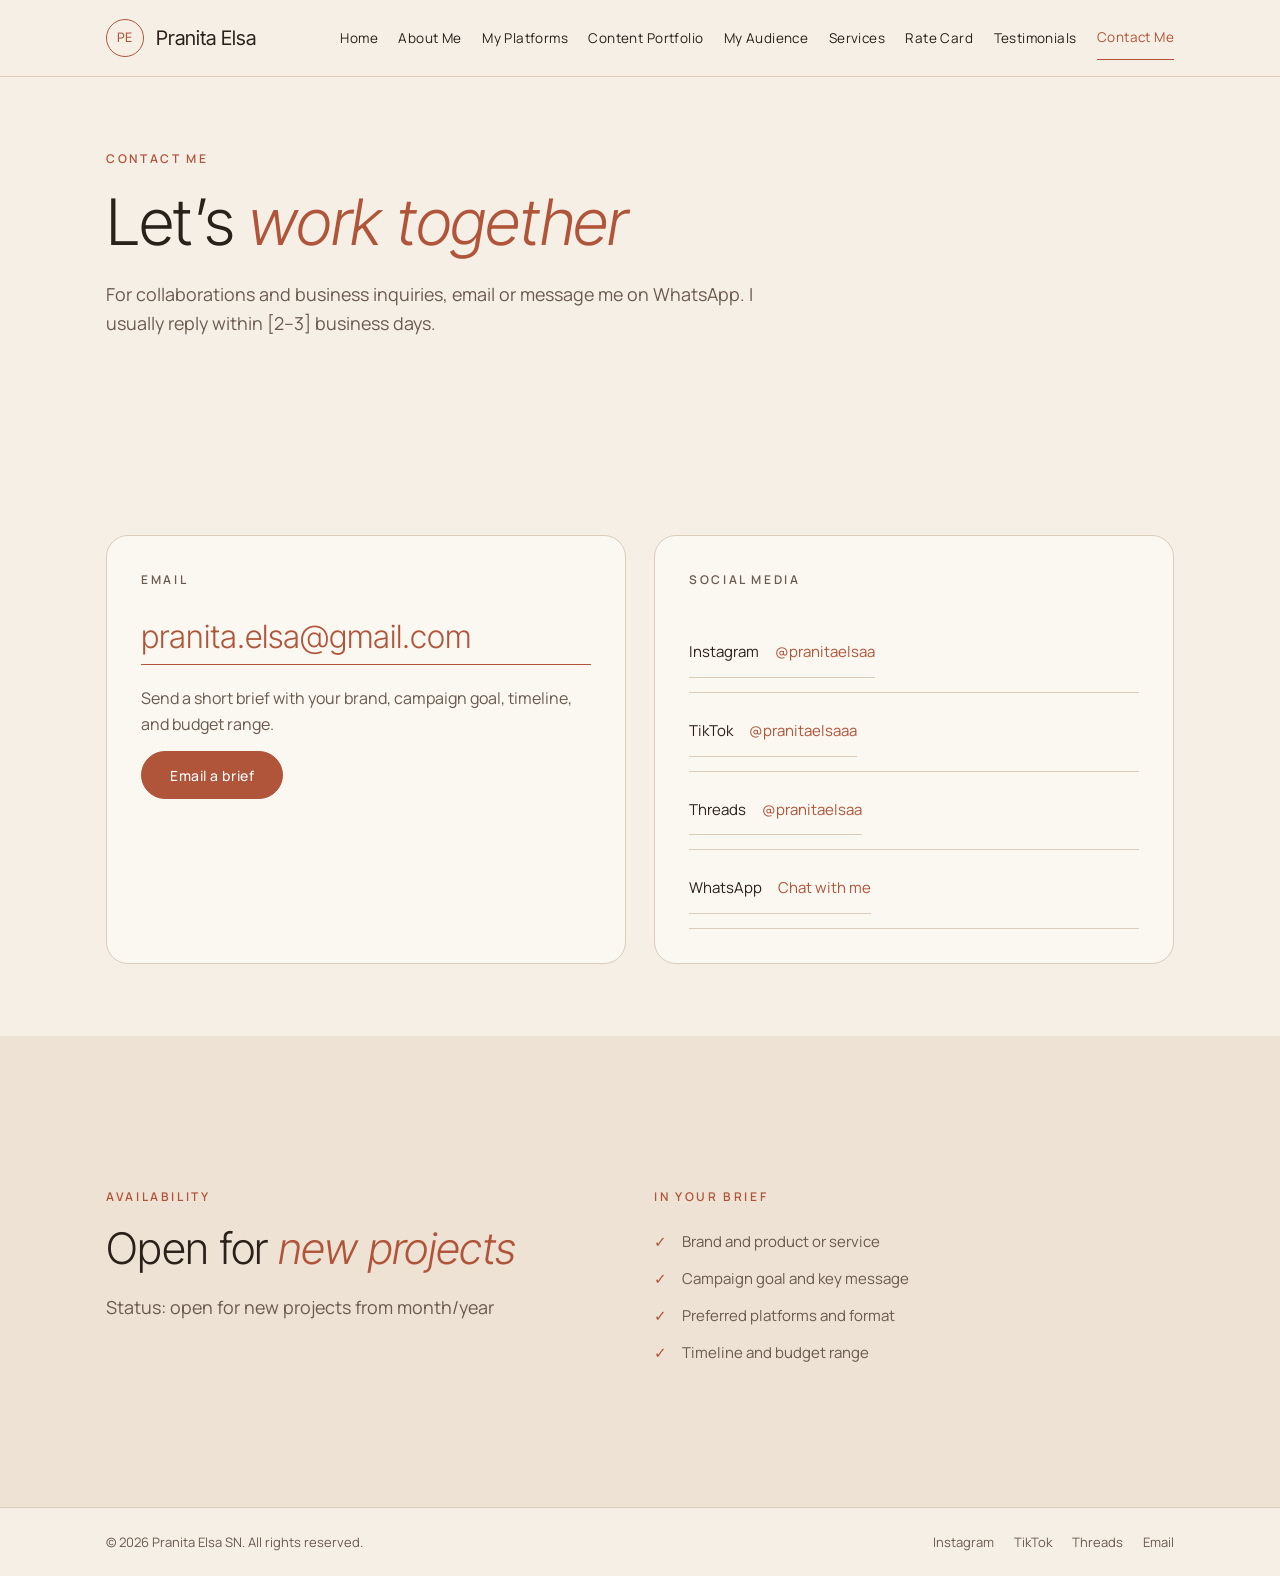
<file: contact.html>
<!doctype html>
<html lang="en">
<head>
<meta charset="utf-8">
<meta name="viewport" content="width=device-width, initial-scale=1">
<meta name="theme-color" content="#F6EFE6">
<title>Contact Me | Pranita Elsa</title>
<meta name="description" content="Pranita Elsa: wellness and sport content creator (pilates, yoga, gym). Portfolio, rate card, and collaboration inquiries.">
<link rel="stylesheet" href="https://fonts.googleapis.com/css2?family=Inter+Tight:ital,wght@0,200;0,300;0,400;1,300&amp;family=Manrope:wght@400;500;600&amp;display=swap">
<link rel="stylesheet" href="site.css">
<style>html{-webkit-text-size-adjust:100%;background:#F6EFE6}</style>
</head>
<body>
<div class="page" style="background: var(--bg); color: var(--ink); font-family: var(--body); font-size: 16px; line-height: 1.65; overflow-x: hidden;">
<header class="hdr" style="position: relative; border-bottom: 1px solid var(--line); background: var(--bg); z-index: 5;"><div class="wrap hdr__in" style="max-width: 1180px; margin: 0px auto; padding: 0px clamp(20px, 5vw, 56px); display: flex; align-items: center; justify-content: space-between; min-height: 76px; gap: 24px;"><a class="brand" href="index.html" style="display: inline-flex; align-items: center; gap: 12px; font-family: var(--head); font-size: 20px; font-weight: 400; min-height: 44px; white-space: nowrap;"><span class="brand__mark" style="width: 38px; height: 38px; border-radius: 50%; border: 1px solid var(--accent); color: var(--accent); display: grid; place-items: center; font-size: 13px; letter-spacing: 0.04em;">PE</span><span>Pranita Elsa</span></a><input type="checkbox" id="nav-toggle" class="nav-toggle" aria-label="Toggle menu" style="position: absolute; opacity: 0; width: 1px; height: 1px;"><label for="nav-toggle" class="burger" style="flex-direction: column; justify-content: center; gap: 6px; width: 44px; height: 44px; cursor: pointer; align-items: flex-end;"><span style="display: block; height: 1.5px; background: var(--ink); width: 26px;"></span><span style="display: block; height: 1.5px; background: var(--ink);"></span><span style="display: block; height: 1.5px; background: var(--ink); width: 26px;"></span></label><nav class="nav" style="left: 0px; right: 0px; top: 100%;"><a href="index.html" style="display: flex; align-items: center;">Home</a><a href="about.html" style="display: flex; align-items: center;">About Me</a><a href="platforms.html" style="display: flex; align-items: center;">My Platforms</a><a href="portfolio.html" style="display: flex; align-items: center;">Content Portfolio</a><a href="audience.html" style="display: flex; align-items: center;">My Audience</a><a href="services.html" style="display: flex; align-items: center;">Services</a><a href="ratecard.html" style="display: flex; align-items: center;">Rate Card</a><a href="testimonials.html" style="display: flex; align-items: center;">Testimonials</a><a href="contact.html" class="is-on" style="display: flex; align-items: center;">Contact Me</a></nav></div></header>
<main>
<section class="sec sec--tight" style="padding: clamp(36px, 6vw, 72px) 0px;"><div class="wrap" style="max-width: 1180px; margin: 0px auto; padding: 0px clamp(20px, 5vw, 56px);"><p class="eyebrow" style="font-size: 12px; letter-spacing: 0.22em; text-transform: uppercase; color: var(--accent); margin: 0px 0px 18px; font-weight: 600;">Contact me</p><h1 class="h-1" style="font-size: clamp(34px, 5vw, 64px); line-height: 1.08; letter-spacing: -0.02em; max-width: 18ch;">Let’s <em>work together</em></h1><p class="lead" style="font-size: clamp(16px, 1.4vw, 19px); color: var(--muted); max-width: 62ch; margin-top: 24px;">For collaborations and business inquiries, email or message me on WhatsApp. I usually reply within [2–3] business days.</p></div></section>
<section class="sec sec--tight" style="padding: clamp(36px, 6vw, 72px) 0px;"><div class="wrap grid grid--2" style="max-width: 1180px; margin: 0px auto; padding: 0px clamp(20px, 5vw, 56px); display: grid; gap: clamp(16px, 2.2vw, 28px); margin-top: clamp(24px, 3vw, 40px); grid-template-columns: repeat(auto-fit, minmax(min(100%, 320px), 1fr));">
<div class="card" style="background: var(--card); border: 1px solid var(--line); border-radius: 22px; padding: clamp(22px, 3vw, 34px); display: block; transition: border-color 0.2s, transform 0.2s;"><p class="eyebrow" style="font-size: 12px; letter-spacing: 0.22em; text-transform: uppercase; margin: 0px 0px 18px; font-weight: 600; color: var(--muted);">Email</p><a class="mail" href="mailto:pranita.elsa@gmail.com?subject=Collaboration%20inquiry" style="display: block; font-family: var(--head); font-weight: 300; font-size: clamp(20px, 5.4vw, 32px); line-height: 1.2; color: var(--accent); border-bottom: 1px solid var(--accent); padding: 10px 0px 7px; margin: 0px 0px 20px; overflow-wrap: anywhere;">pranita.elsa@gmail.com</a>
<p style="color: var(--muted);">Send a short brief with your brand, campaign goal, timeline, and budget range.</p><a class="btn" href="mailto:pranita.elsa@gmail.com?subject=Collaboration%20inquiry" style="display: inline-flex; align-items: center; justify-content: center; min-height: 48px; padding: 0px 28px; border-radius: 999px; font-size: 14px; letter-spacing: 0.04em; font-weight: 500; transition: background 0.2s, color 0.2s;">Email a brief</a></div>
<div class="card" style="background: var(--card); border: 1px solid var(--line); border-radius: 22px; padding: clamp(22px, 3vw, 34px); display: block; transition: border-color 0.2s, transform 0.2s;"><p class="eyebrow" style="font-size: 12px; letter-spacing: 0.22em; text-transform: uppercase; margin: 0px 0px 18px; font-weight: 600; color: var(--muted);">Social media</p><ul class="rows rows--links" style="list-style: none; margin: 24px 0px 0px; padding: 0px;"><li style="display: flex; justify-content: space-between; gap: 16px; padding: 14px 0px; border-bottom: 1px solid var(--line); font-size: 15px;"><a href="https://www.instagram.com/pranitaelsaa/" style="display: flex; justify-content: space-between; gap: 16px; border-bottom: 1px solid var(--line); font-size: 15px; min-height: 44px; align-items: center; padding: 12px 0px;"><span>Instagram</span><span>@pranitaelsaa</span></a></li><li style="display: flex; justify-content: space-between; gap: 16px; padding: 14px 0px; border-bottom: 1px solid var(--line); font-size: 15px;"><a href="https://www.tiktok.com/@pranitaelsaaa" style="display: flex; justify-content: space-between; gap: 16px; border-bottom: 1px solid var(--line); font-size: 15px; min-height: 44px; align-items: center; padding: 12px 0px;"><span>TikTok</span><span>@pranitaelsaaa</span></a></li><li style="display: flex; justify-content: space-between; gap: 16px; padding: 14px 0px; border-bottom: 1px solid var(--line); font-size: 15px;"><a href="https://www.threads.net/@pranitaelsaa" style="display: flex; justify-content: space-between; gap: 16px; border-bottom: 1px solid var(--line); font-size: 15px; min-height: 44px; align-items: center; padding: 12px 0px;"><span>Threads</span><span>@pranitaelsaa</span></a></li><li style="display: flex; justify-content: space-between; gap: 16px; padding: 14px 0px; border-bottom: 1px solid var(--line); font-size: 15px;"><a href="https://wa.me/6282143128422?text=Hi%20Elsa%2C%20I%E2%80%99d%20like%20to%20discuss%20a%20collaboration." style="display: flex; justify-content: space-between; gap: 16px; border-bottom: 1px solid var(--line); font-size: 15px; min-height: 44px; align-items: center; padding: 12px 0px;"><span>WhatsApp</span><span>Chat with me</span></a></li></ul></div></div></section>
<section class="sec sec--sand" style="padding: clamp(56px, 9vw, 112px) 0px; background: var(--sand);"><div class="wrap grid grid--2" style="max-width: 1180px; margin: 0px auto; padding: 0px clamp(20px, 5vw, 56px); display: grid; gap: clamp(16px, 2.2vw, 28px); margin-top: clamp(24px, 3vw, 40px); grid-template-columns: repeat(auto-fit, minmax(min(100%, 320px), 1fr));"><div><p class="eyebrow" style="font-size: 12px; letter-spacing: 0.22em; text-transform: uppercase; color: var(--accent); margin: 0px 0px 18px; font-weight: 600;">Availability</p><h2 class="h-2" style="font-size: clamp(26px, 3.4vw, 44px); line-height: 1.12; margin-bottom: 16px;">Open for <em>new projects</em></h2><p class="lead" style="font-size: clamp(16px, 1.4vw, 19px); color: var(--muted); max-width: 62ch; margin-top: 20px;">Status: open for new projects from month/year</p></div>
<div><p class="eyebrow" style="font-size: 12px; letter-spacing: 0.22em; text-transform: uppercase; color: var(--accent); margin: 0px 0px 18px; font-weight: 600;">In your brief</p><ul class="ticks" style="list-style: none; margin: 0px 0px 24px; padding: 0px;"><li style="position: relative; padding: 6px 0px 6px 28px; color: var(--muted); font-size: 15px;">Brand and product or service</li><li style="position: relative; padding: 6px 0px 6px 28px; color: var(--muted); font-size: 15px;">Campaign goal and key message</li><li style="position: relative; padding: 6px 0px 6px 28px; color: var(--muted); font-size: 15px;">Preferred platforms and format</li><li style="position: relative; padding: 6px 0px 6px 28px; color: var(--muted); font-size: 15px;">Timeline and budget range</li></ul></div></div></section>
</main>

<footer class="ftr" style="background: var(--bg); border-top: 1px solid var(--line); font-size: 13px; color: var(--muted);"><div class="wrap ftr__in" style="max-width: 1180px; margin: 0px auto; padding: 0px clamp(20px, 5vw, 56px); display: flex; flex-wrap: wrap; justify-content: space-between; align-items: center; gap: 6px 24px; padding-top: 12px; padding-bottom: 12px;"><span>© 2026 Pranita Elsa SN. All rights reserved.</span><span class="ftr__links" style="display: flex; flex-wrap: wrap; gap: 0px 20px;"><a href="https://www.instagram.com/pranitaelsaa/" style="min-height: 44px; display: inline-flex; align-items: center;">Instagram</a><a href="https://www.tiktok.com/@pranitaelsaaa" style="min-height: 44px; display: inline-flex; align-items: center;">TikTok</a><a href="https://www.threads.net/@pranitaelsaa" style="min-height: 44px; display: inline-flex; align-items: center;">Threads</a><a href="mailto:pranita.elsa@gmail.com" style="min-height: 44px; display: inline-flex; align-items: center;">Email</a></span></div></footer>
</div>
</body>
</html>
</file>
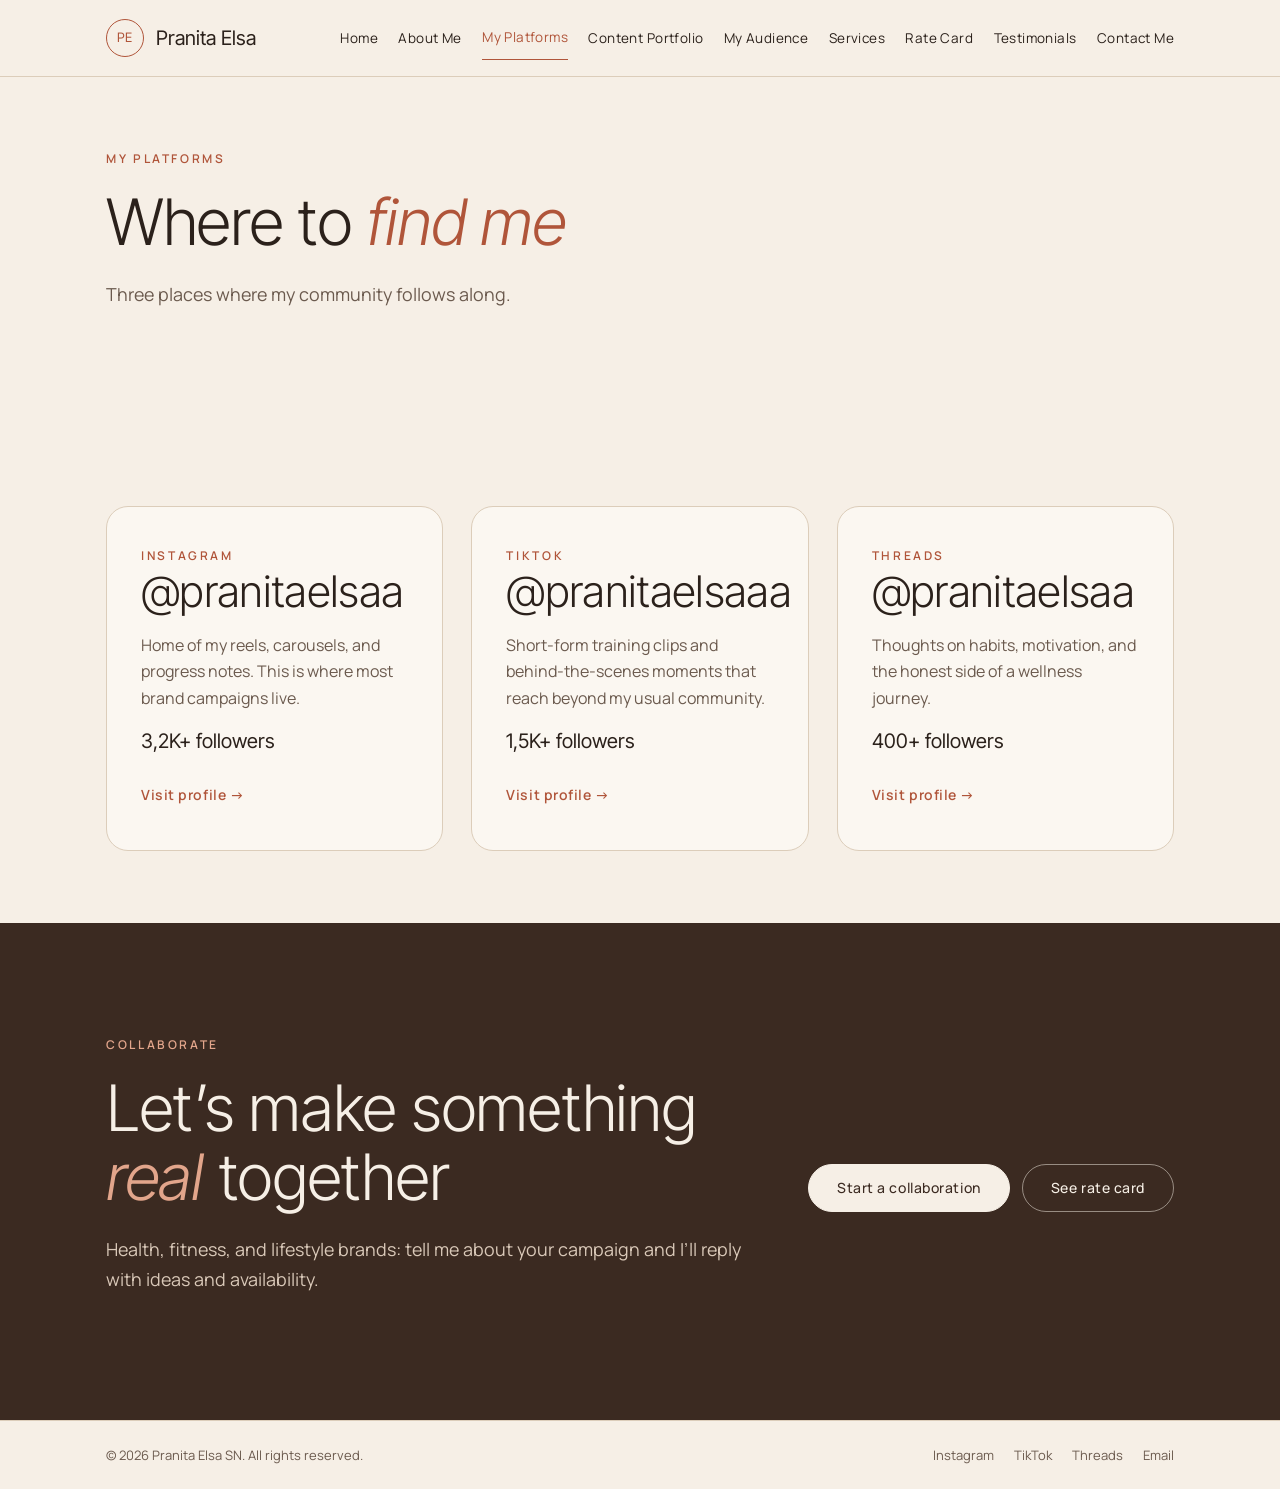
<file: platforms.html>
<!doctype html>
<html lang="en">
<head>
<meta charset="utf-8">
<meta name="viewport" content="width=device-width, initial-scale=1">
<meta name="theme-color" content="#F6EFE6">
<title>My Platforms | Pranita Elsa</title>
<meta name="description" content="Pranita Elsa: wellness and sport content creator (pilates, yoga, gym). Portfolio, rate card, and collaboration inquiries.">
<link rel="stylesheet" href="https://fonts.googleapis.com/css2?family=Inter+Tight:ital,wght@0,200;0,300;0,400;1,300&amp;family=Manrope:wght@400;500;600&amp;display=swap">
<link rel="stylesheet" href="site.css">
<style>html{-webkit-text-size-adjust:100%;background:#F6EFE6}</style>
</head>
<body>
<div class="page" style="background: var(--bg); color: var(--ink); font-family: var(--body); font-size: 16px; line-height: 1.65; overflow-x: hidden;">
<header class="hdr" style="position: relative; border-bottom: 1px solid var(--line); background: var(--bg); z-index: 5;"><div class="wrap hdr__in" style="max-width: 1180px; margin: 0px auto; padding: 0px clamp(20px, 5vw, 56px); display: flex; align-items: center; justify-content: space-between; min-height: 76px; gap: 24px;"><a class="brand" href="index.html" style="display: inline-flex; align-items: center; gap: 12px; font-family: var(--head); font-size: 20px; font-weight: 400; min-height: 44px; white-space: nowrap;"><span class="brand__mark" style="width: 38px; height: 38px; border-radius: 50%; border: 1px solid var(--accent); color: var(--accent); display: grid; place-items: center; font-size: 13px; letter-spacing: 0.04em;">PE</span><span>Pranita Elsa</span></a><input type="checkbox" id="nav-toggle" class="nav-toggle" aria-label="Toggle menu" style="position: absolute; opacity: 0; width: 1px; height: 1px;"><label for="nav-toggle" class="burger" style="flex-direction: column; justify-content: center; gap: 6px; width: 44px; height: 44px; cursor: pointer; align-items: flex-end;"><span style="display: block; height: 1.5px; background: var(--ink); width: 26px;"></span><span style="display: block; height: 1.5px; background: var(--ink);"></span><span style="display: block; height: 1.5px; background: var(--ink); width: 26px;"></span></label><nav class="nav" style="left: 0px; right: 0px; top: 100%;"><a href="index.html" style="display: flex; align-items: center;">Home</a><a href="about.html" style="display: flex; align-items: center;">About Me</a><a href="platforms.html" class="is-on" style="display: flex; align-items: center;">My Platforms</a><a href="portfolio.html" style="display: flex; align-items: center;">Content Portfolio</a><a href="audience.html" style="display: flex; align-items: center;">My Audience</a><a href="services.html" style="display: flex; align-items: center;">Services</a><a href="ratecard.html" style="display: flex; align-items: center;">Rate Card</a><a href="testimonials.html" style="display: flex; align-items: center;">Testimonials</a><a href="contact.html" style="display: flex; align-items: center;">Contact Me</a></nav></div></header>
<main>
<section class="sec sec--tight" style="padding: clamp(36px, 6vw, 72px) 0px;"><div class="wrap" style="max-width: 1180px; margin: 0px auto; padding: 0px clamp(20px, 5vw, 56px);"><p class="eyebrow" style="font-size: 12px; letter-spacing: 0.22em; text-transform: uppercase; color: var(--accent); margin: 0px 0px 18px; font-weight: 600;">My platforms</p><h1 class="h-1" style="font-size: clamp(34px, 5vw, 64px); line-height: 1.08; letter-spacing: -0.02em; max-width: 18ch;">Where to <em>find me</em></h1><p class="lead" style="font-size: clamp(16px, 1.4vw, 19px); color: var(--muted); max-width: 62ch; margin-top: 24px;">Three places where my community follows along.</p></div></section><section class="sec sec--tight" style="padding: clamp(36px, 6vw, 72px) 0px;"><div class="wrap grid grid--2" style="max-width: 1180px; margin: 0px auto; padding: 0px clamp(20px, 5vw, 56px); display: grid; gap: clamp(16px, 2.2vw, 28px); margin-top: clamp(24px, 3vw, 40px); grid-template-columns: repeat(auto-fit, minmax(min(100%, 320px), 1fr));"><a class="card plat" href="https://www.instagram.com/pranitaelsaa/" style="background: var(--card); border-radius: 22px; padding: clamp(22px, 3vw, 34px); display: block; transition: border-color 0.2s, transform 0.2s; min-height: 100%;"><span class="eyebrow" style="font-size: 12px; letter-spacing: 0.22em; text-transform: uppercase; color: var(--accent); margin: 0px 0px 18px; font-weight: 600;">Instagram</span><h3 class="h-2" style="font-size: clamp(26px, 3.4vw, 44px); line-height: 1.12; margin-bottom: 16px;">@pranitaelsaa</h3><p style="color: var(--muted);">Home of my reels, carousels, and progress notes. This is where most brand campaigns live.</p><p class="plat__n" style="font-family: var(--head); font-size: 20px; color: var(--muted);">3,2K+ followers</p><span class="link-arrow" style="display: inline-flex; align-items: center; min-height: 44px; color: var(--accent); font-size: 14px; font-weight: 600; letter-spacing: 0.04em;">Visit profile →</span></a><a class="card plat" href="https://www.tiktok.com/@pranitaelsaaa" style="background: var(--card); border-radius: 22px; padding: clamp(22px, 3vw, 34px); display: block; transition: border-color 0.2s, transform 0.2s; min-height: 100%;"><span class="eyebrow" style="font-size: 12px; letter-spacing: 0.22em; text-transform: uppercase; color: var(--accent); margin: 0px 0px 18px; font-weight: 600;">TikTok</span><h3 class="h-2" style="font-size: clamp(26px, 3.4vw, 44px); line-height: 1.12; margin-bottom: 16px;">@pranitaelsaaa</h3><p style="color: var(--muted);">Short-form training clips and behind-the-scenes moments that reach beyond my usual community.</p><p class="plat__n" style="font-family: var(--head); font-size: 20px; color: var(--muted);">1,5K+ followers</p><span class="link-arrow" style="display: inline-flex; align-items: center; min-height: 44px; color: var(--accent); font-size: 14px; font-weight: 600; letter-spacing: 0.04em;">Visit profile →</span></a><a class="card plat" href="https://www.threads.net/@pranitaelsaa" style="background: var(--card); border-radius: 22px; padding: clamp(22px, 3vw, 34px); display: block; transition: border-color 0.2s, transform 0.2s; min-height: 100%;"><span class="eyebrow" style="font-size: 12px; letter-spacing: 0.22em; text-transform: uppercase; color: var(--accent); margin: 0px 0px 18px; font-weight: 600;">Threads</span><h3 class="h-2" style="font-size: clamp(26px, 3.4vw, 44px); line-height: 1.12; margin-bottom: 16px;">@pranitaelsaa</h3><p style="color: var(--muted);">Thoughts on habits, motivation, and the honest side of a wellness journey.</p><p class="plat__n" style="font-family: var(--head); font-size: 20px; color: var(--muted);">400+ followers</p><span class="link-arrow" style="display: inline-flex; align-items: center; min-height: 44px; color: var(--accent); font-size: 14px; font-weight: 600; letter-spacing: 0.04em;">Visit profile →</span></a></div></section>
</main>
<section class="sec sec--deep" style="padding: clamp(56px, 9vw, 112px) 0px; background: var(--deep); color: var(--on-deep);"><div class="wrap cta" style="max-width: 1180px; margin: 0px auto; padding: 0px clamp(20px, 5vw, 56px); display: flex; flex-wrap: wrap; align-items: center; justify-content: space-between; gap: 32px;"><div><p class="eyebrow" style="font-size: 12px; letter-spacing: 0.22em; text-transform: uppercase; margin: 0px 0px 18px; font-weight: 600; color: var(--accent-soft);">Collaborate</p><h2 class="h-1" style="font-size: clamp(34px, 5vw, 64px); line-height: 1.08; letter-spacing: -0.02em; max-width: 16ch;">Let’s make something <em style="color: var(--accent-soft);">real</em> together</h2><p class="lead" style="font-size: clamp(16px, 1.4vw, 19px); max-width: 62ch; color: rgb(217, 200, 184); margin-top: 24px;">Health, fitness, and lifestyle brands: tell me about your campaign and I’ll reply with ideas and availability.</p></div><div class="cta__btns" style="display: flex; flex-wrap: wrap; gap: 12px; margin-top: 32px;"><a class="btn btn--light" href="contact.html" style="display: inline-flex; align-items: center; justify-content: center; min-height: 48px; padding: 0px 28px; border-radius: 999px; font-size: 14px; letter-spacing: 0.04em; font-weight: 500; transition: background 0.2s, color 0.2s;">Start a collaboration</a><a class="btn btn--ghost-light" href="ratecard.html" style="display: inline-flex; align-items: center; justify-content: center; min-height: 48px; padding: 0px 28px; border-radius: 999px; font-size: 14px; letter-spacing: 0.04em; font-weight: 500; transition: background 0.2s, color 0.2s;">See rate card</a></div></div></section>
<footer class="ftr" style="background: var(--bg); border-top: 1px solid var(--line); font-size: 13px; color: var(--muted);"><div class="wrap ftr__in" style="max-width: 1180px; margin: 0px auto; padding: 0px clamp(20px, 5vw, 56px); display: flex; flex-wrap: wrap; justify-content: space-between; align-items: center; gap: 6px 24px; padding-top: 12px; padding-bottom: 12px;"><span>© 2026 Pranita Elsa SN. All rights reserved.</span><span class="ftr__links" style="display: flex; flex-wrap: wrap; gap: 0px 20px;"><a href="https://www.instagram.com/pranitaelsaa/" style="min-height: 44px; display: inline-flex; align-items: center;">Instagram</a><a href="https://www.tiktok.com/@pranitaelsaaa" style="min-height: 44px; display: inline-flex; align-items: center;">TikTok</a><a href="https://www.threads.net/@pranitaelsaa" style="min-height: 44px; display: inline-flex; align-items: center;">Threads</a><a href="mailto:pranita.elsa@gmail.com" style="min-height: 44px; display: inline-flex; align-items: center;">Email</a></span></div></footer>
</div>
</body>
</html>
</file>
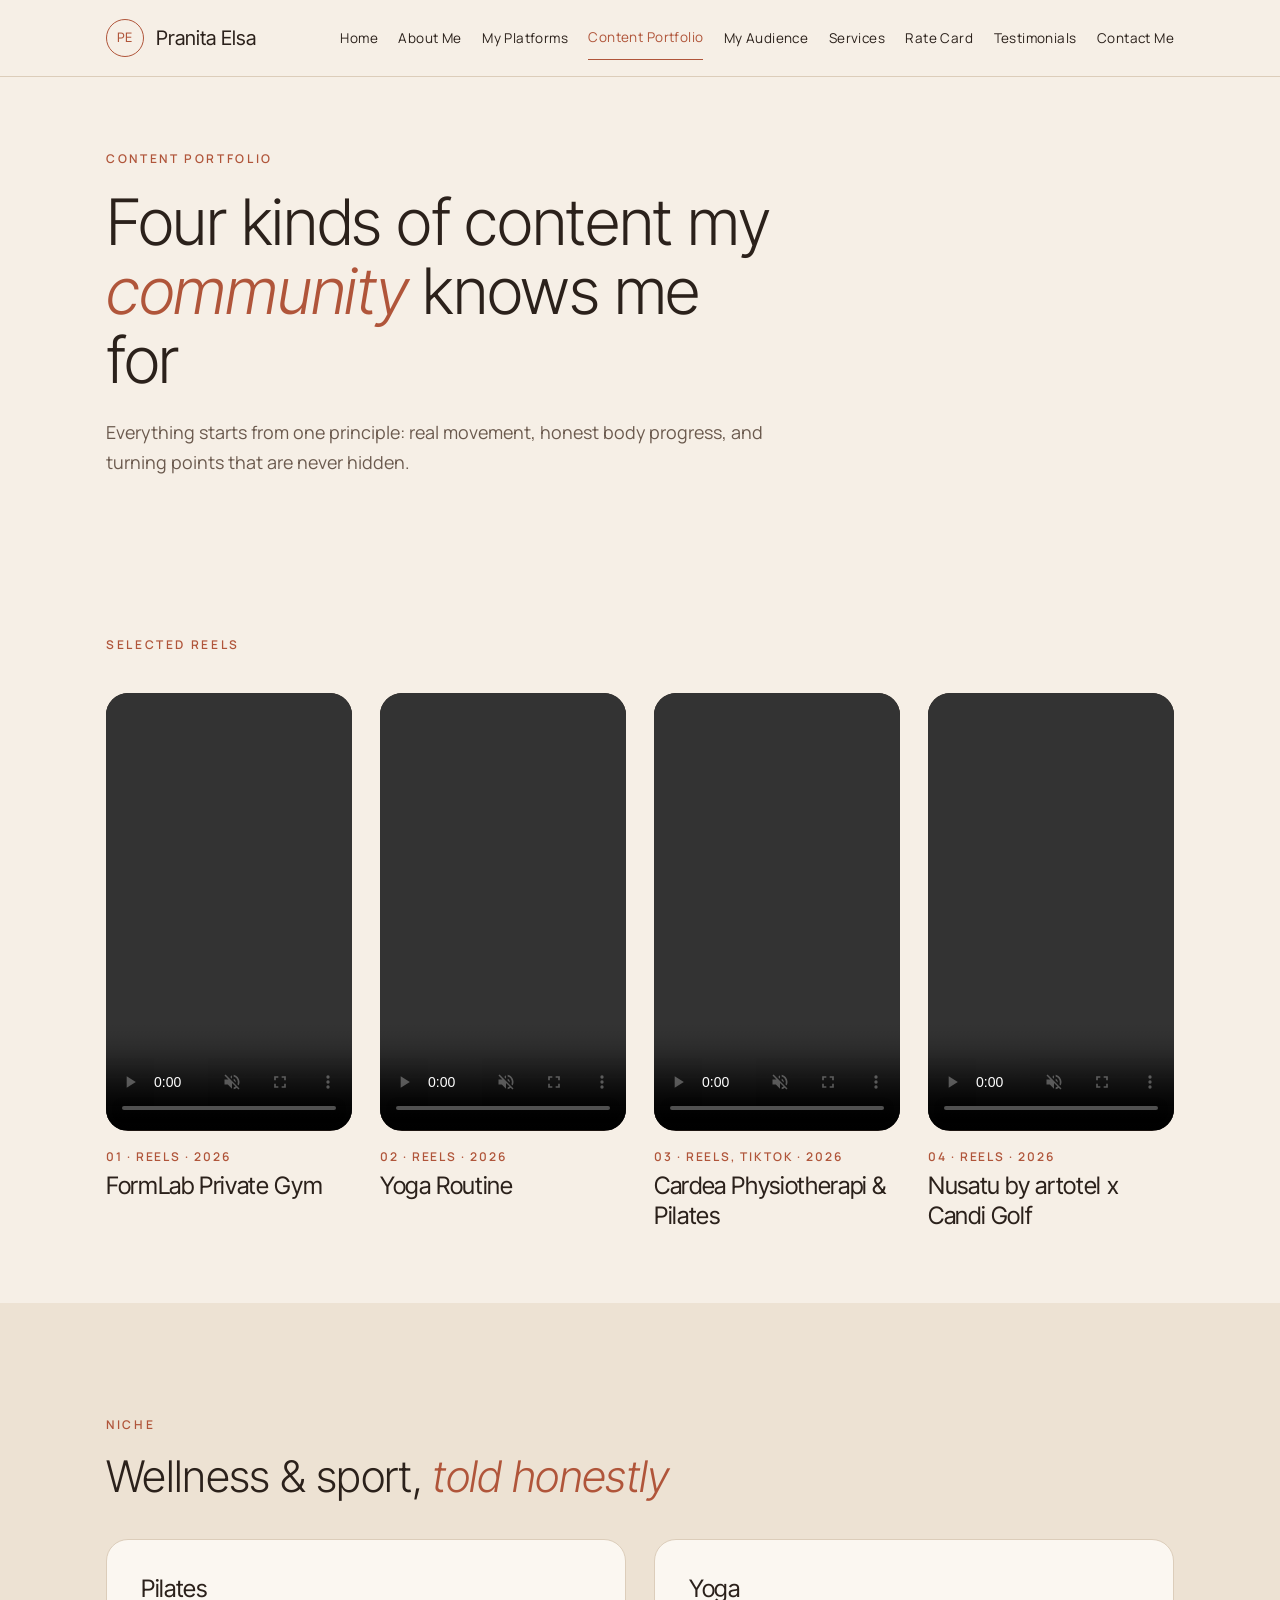
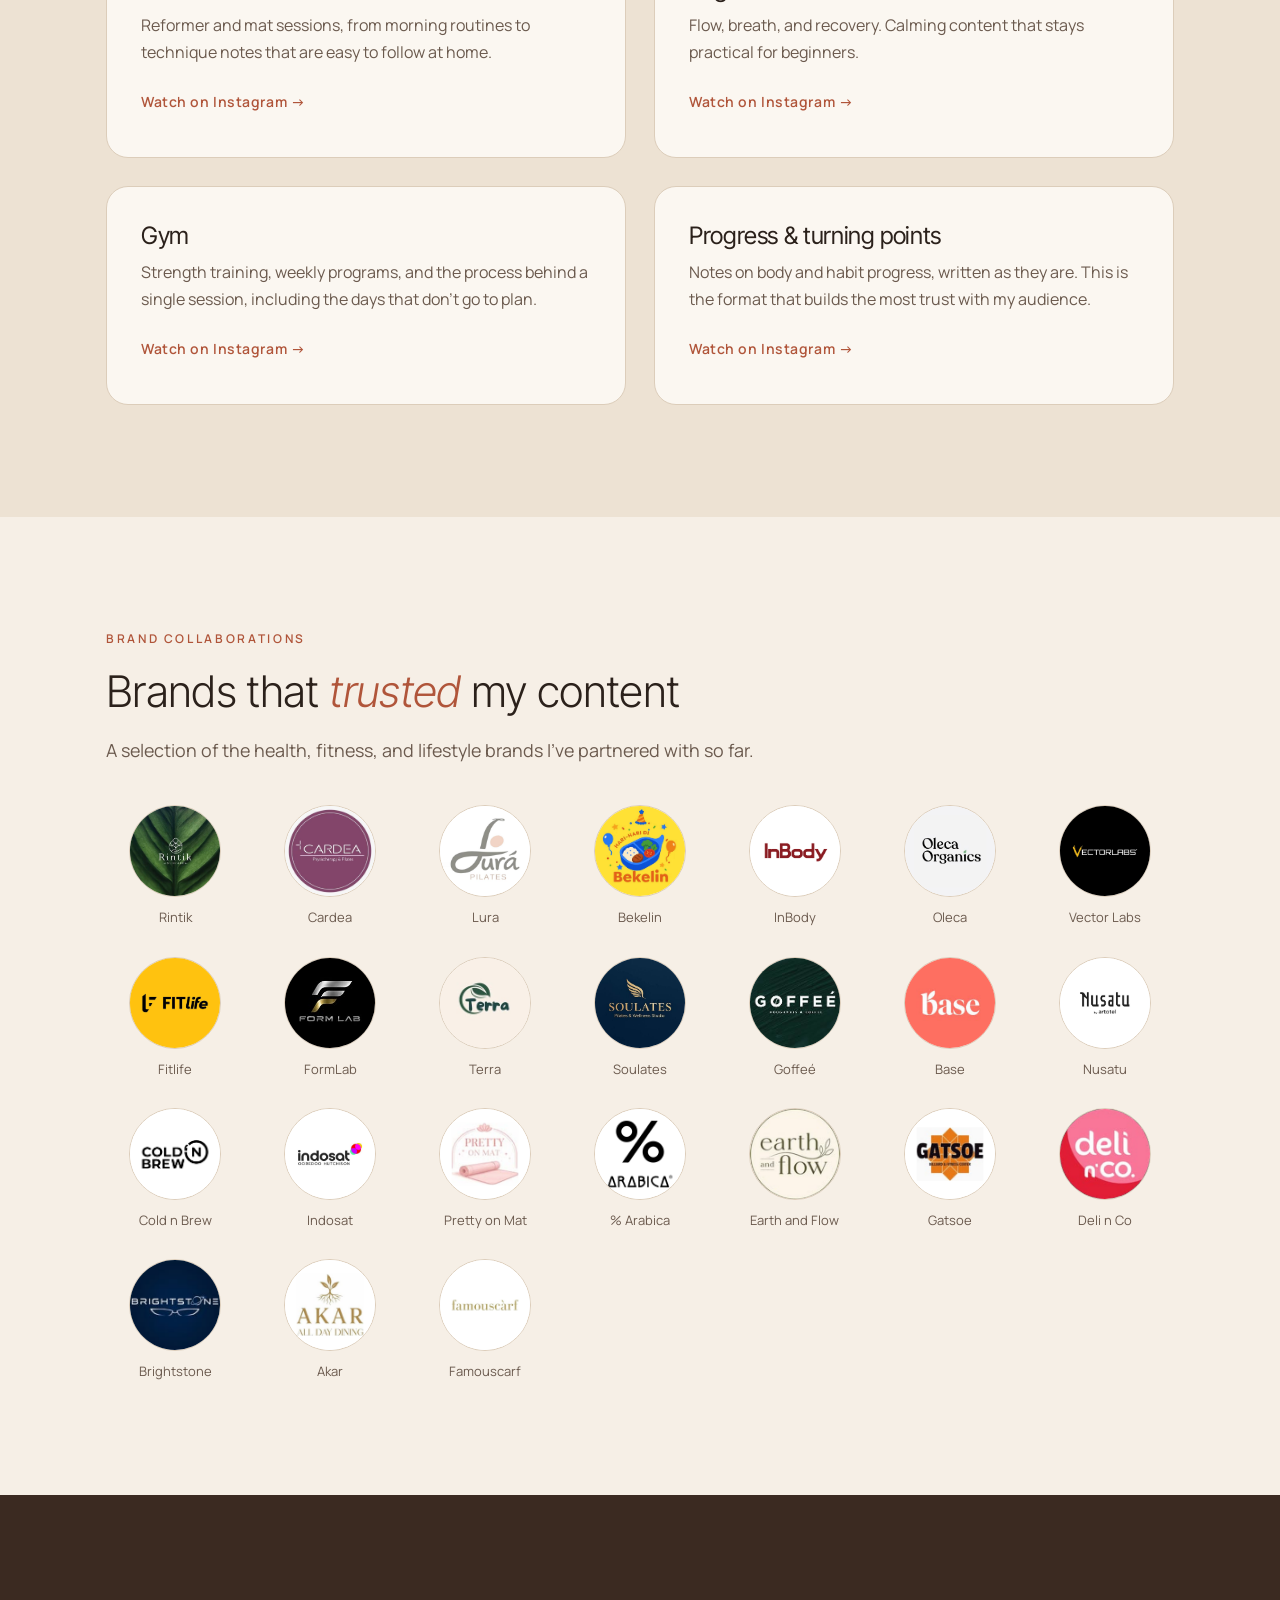
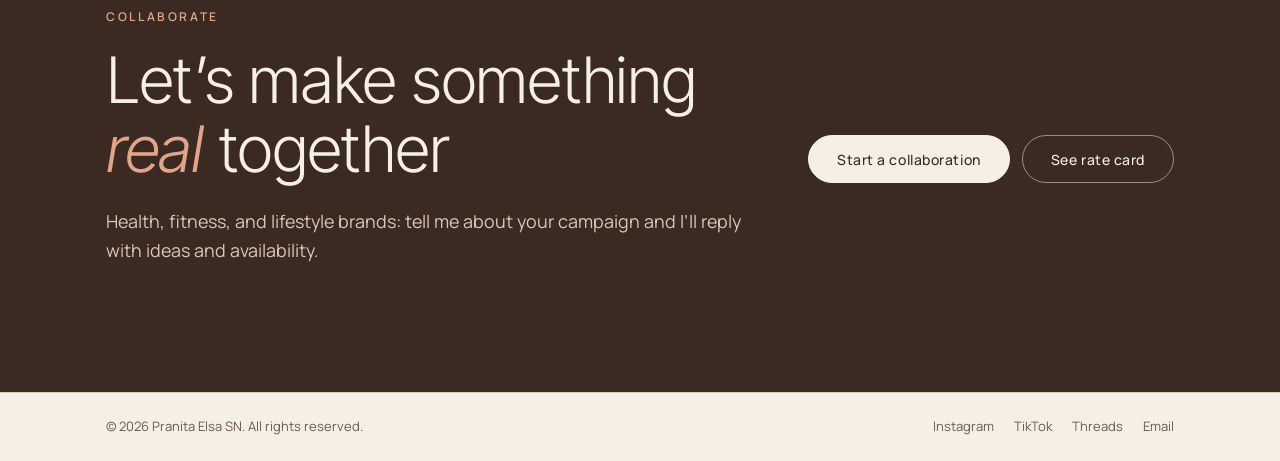
<file: portfolio.html>
<!doctype html>
<html lang="en">
<head>
<meta charset="utf-8">
<meta name="viewport" content="width=device-width, initial-scale=1">
<meta name="theme-color" content="#F6EFE6">
<title>Content Portfolio | Pranita Elsa</title>
<meta name="description" content="Pranita Elsa: wellness and sport content creator (pilates, yoga, gym). Portfolio, rate card, and collaboration inquiries.">
<link rel="stylesheet" href="https://fonts.googleapis.com/css2?family=Inter+Tight:ital,wght@0,200;0,300;0,400;1,300&amp;family=Manrope:wght@400;500;600&amp;display=swap">
<link rel="stylesheet" href="site.css">
<style>html{-webkit-text-size-adjust:100%;background:#F6EFE6}</style>
</head>
<body>
<div class="page" style="background: var(--bg); color: var(--ink); font-family: var(--body); font-size: 16px; line-height: 1.65; overflow-x: hidden;">
<header class="hdr" style="position: relative; border-bottom: 1px solid var(--line); background: var(--bg); z-index: 5;"><div class="wrap hdr__in" style="max-width: 1180px; margin: 0px auto; padding: 0px clamp(20px, 5vw, 56px); display: flex; align-items: center; justify-content: space-between; min-height: 76px; gap: 24px;"><a class="brand" href="index.html" style="display: inline-flex; align-items: center; gap: 12px; font-family: var(--head); font-size: 20px; font-weight: 400; min-height: 44px; white-space: nowrap;"><span class="brand__mark" style="width: 38px; height: 38px; border-radius: 50%; border: 1px solid var(--accent); color: var(--accent); display: grid; place-items: center; font-size: 13px; letter-spacing: 0.04em;">PE</span><span>Pranita Elsa</span></a><input type="checkbox" id="nav-toggle" class="nav-toggle" aria-label="Toggle menu" style="position: absolute; opacity: 0; width: 1px; height: 1px;"><label for="nav-toggle" class="burger" style="flex-direction: column; justify-content: center; gap: 6px; width: 44px; height: 44px; cursor: pointer; align-items: flex-end;"><span style="display: block; height: 1.5px; background: var(--ink); width: 26px;"></span><span style="display: block; height: 1.5px; background: var(--ink);"></span><span style="display: block; height: 1.5px; background: var(--ink); width: 26px;"></span></label><nav class="nav" style="left: 0px; right: 0px; top: 100%;"><a href="index.html" style="display: flex; align-items: center;">Home</a><a href="about.html" style="display: flex; align-items: center;">About Me</a><a href="platforms.html" style="display: flex; align-items: center;">My Platforms</a><a href="portfolio.html" class="is-on" style="display: flex; align-items: center;">Content Portfolio</a><a href="audience.html" style="display: flex; align-items: center;">My Audience</a><a href="services.html" style="display: flex; align-items: center;">Services</a><a href="ratecard.html" style="display: flex; align-items: center;">Rate Card</a><a href="testimonials.html" style="display: flex; align-items: center;">Testimonials</a><a href="contact.html" style="display: flex; align-items: center;">Contact Me</a></nav></div></header>
<main>
<section class="sec sec--tight" style="padding: clamp(36px, 6vw, 72px) 0px;"><div class="wrap" style="max-width: 1180px; margin: 0px auto; padding: 0px clamp(20px, 5vw, 56px);"><p class="eyebrow" style="font-size: 12px; letter-spacing: 0.22em; text-transform: uppercase; color: var(--accent); margin: 0px 0px 18px; font-weight: 600;">Content portfolio</p><h1 class="h-1" style="font-size: clamp(34px, 5vw, 64px); line-height: 1.08; letter-spacing: -0.02em; max-width: 18ch;">Four kinds of content my <em>community</em> knows me for</h1><p class="lead" style="font-size: clamp(16px, 1.4vw, 19px); color: var(--muted); max-width: 62ch; margin-top: 24px;">Everything starts from one principle: real movement, honest body progress, and turning points that are never hidden.</p></div></section>
<section class="sec sec--tight" style="padding: clamp(36px, 6vw, 72px) 0px;"><div class="wrap" style="max-width: 1180px; margin: 0px auto; padding: 0px clamp(20px, 5vw, 56px);"><p class="eyebrow" style="font-size: 12px; letter-spacing: 0.22em; text-transform: uppercase; color: var(--accent); margin: 0px 0px 18px; font-weight: 600;">Selected reels</p><div class="grid grid--4 reels" style="display: grid; gap: clamp(16px, 2.2vw, 28px); margin-top: clamp(24px, 3vw, 40px); grid-template-columns: repeat(auto-fit, minmax(min(100%, 230px), 1fr));"><article class="reel"><div class="reel__frame" style="position: relative; aspect-ratio: 9 / 16; border-radius: 22px; overflow: hidden; background: rgb(29, 21, 17);"><video src="reels-formlab.mp4" muted="" loop="" playsinline="" controls="" preload="metadata" aria-label="FormLab Private Gym reel" style="position: absolute; inset: 0px; width: 100%; height: 100%; object-fit: cover; display: block;"></video></div><p class="reel__tag" style="font-size: 12px; letter-spacing: 0.16em; color: var(--accent); margin: 16px 0px 4px; font-weight: 600;">01 · REELS · 2026</p><h3 class="h-3" style="font-size: clamp(19px, 2vw, 24px); line-height: 1.25; font-weight: 400; margin-bottom: 8px; margin: 0px;">FormLab Private Gym</h3></article><article class="reel"><div class="reel__frame" style="position: relative; aspect-ratio: 9 / 16; border-radius: 22px; overflow: hidden; background: rgb(29, 21, 17);"><video src="reels-yoga.mp4" muted="" loop="" playsinline="" controls="" preload="metadata" aria-label="Yoga routine reel" style="position: absolute; inset: 0px; width: 100%; height: 100%; object-fit: cover; display: block;"></video></div><p class="reel__tag" style="font-size: 12px; letter-spacing: 0.16em; color: var(--accent); margin: 16px 0px 4px; font-weight: 600;">02 · REELS · 2026</p><h3 class="h-3" style="font-size: clamp(19px, 2vw, 24px); line-height: 1.25; font-weight: 400; margin-bottom: 8px; margin: 0px;">Yoga Routine</h3></article><article class="reel"><div class="reel__frame" style="position: relative; aspect-ratio: 9 / 16; border-radius: 22px; overflow: hidden; background: rgb(29, 21, 17);"><video src="reels-cardea.mp4" muted="" loop="" playsinline="" controls="" preload="metadata" aria-label="Cardea Physiotherapi and Pilates reel" style="position: absolute; inset: 0px; width: 100%; height: 100%; object-fit: cover; display: block;"></video></div><p class="reel__tag" style="font-size: 12px; letter-spacing: 0.16em; color: var(--accent); margin: 16px 0px 4px; font-weight: 600;">03 · REELS, TIKTOK · 2026</p><h3 class="h-3" style="font-size: clamp(19px, 2vw, 24px); line-height: 1.25; font-weight: 400; margin-bottom: 8px; margin: 0px;">Cardea Physiotherapi &amp; Pilates</h3></article><article class="reel"><div class="reel__frame" style="position: relative; aspect-ratio: 9 / 16; border-radius: 22px; overflow: hidden; background: rgb(29, 21, 17);"><video src="reels-nusatu.mp4" muted="" loop="" playsinline="" controls="" preload="metadata" aria-label="Nusatu by artotel x Candi Golf reel" style="position: absolute; inset: 0px; width: 100%; height: 100%; object-fit: cover; display: block;"></video></div><p class="reel__tag" style="font-size: 12px; letter-spacing: 0.16em; color: var(--accent); margin: 16px 0px 4px; font-weight: 600;">04 · REELS · 2026</p><h3 class="h-3" style="font-size: clamp(19px, 2vw, 24px); line-height: 1.25; font-weight: 400; margin-bottom: 8px; margin: 0px;">Nusatu by artotel x Candi Golf</h3></article></div></div></section>
<section class="sec sec--sand" style="padding: clamp(56px, 9vw, 112px) 0px; background: var(--sand);"><div class="wrap" style="max-width: 1180px; margin: 0px auto; padding: 0px clamp(20px, 5vw, 56px);"><p class="eyebrow" style="font-size: 12px; letter-spacing: 0.22em; text-transform: uppercase; color: var(--accent); margin: 0px 0px 18px; font-weight: 600;">Niche</p><h2 class="h-2" style="font-size: clamp(26px, 3.4vw, 44px); line-height: 1.12; margin-bottom: 16px;">Wellness &amp; sport, <em>told honestly</em></h2>
<div class="grid grid--pair" style="display: grid; gap: clamp(16px, 2.2vw, 28px); margin-top: clamp(24px, 3vw, 40px); grid-template-columns: repeat(auto-fit, minmax(min(100%, 440px), 1fr));"><a class="card" href="https://www.instagram.com/reel/Dcu5aBVP9Nm/" style="background: var(--card); border-radius: 22px; padding: clamp(22px, 3vw, 34px); display: block; transition: border-color 0.2s, transform 0.2s;"><h3 class="h-3" style="font-size: clamp(19px, 2vw, 24px); line-height: 1.25; font-weight: 400; margin-bottom: 8px;">Pilates</h3><p style="color: var(--muted);">Reformer and mat sessions, from morning routines to technique notes that are easy to follow at home.</p><span class="link-arrow" style="display: inline-flex; align-items: center; min-height: 44px; color: var(--accent); font-size: 14px; font-weight: 600; letter-spacing: 0.04em;">Watch on Instagram →</span></a><a class="card" href="https://www.instagram.com/reel/Dd8eIWdzmlt/" style="background: var(--card); border-radius: 22px; padding: clamp(22px, 3vw, 34px); display: block; transition: border-color 0.2s, transform 0.2s;"><h3 class="h-3" style="font-size: clamp(19px, 2vw, 24px); line-height: 1.25; font-weight: 400; margin-bottom: 8px;">Yoga</h3><p style="color: var(--muted);">Flow, breath, and recovery. Calming content that stays practical for beginners.</p><span class="link-arrow" style="display: inline-flex; align-items: center; min-height: 44px; color: var(--accent); font-size: 14px; font-weight: 600; letter-spacing: 0.04em;">Watch on Instagram →</span></a><a class="card" href="https://www.instagram.com/reel/De08r1Eirnr/" style="background: var(--card); border-radius: 22px; padding: clamp(22px, 3vw, 34px); display: block; transition: border-color 0.2s, transform 0.2s;"><h3 class="h-3" style="font-size: clamp(19px, 2vw, 24px); line-height: 1.25; font-weight: 400; margin-bottom: 8px;">Gym</h3><p style="color: var(--muted);">Strength training, weekly programs, and the process behind a single session, including the days that don’t go to plan.</p><span class="link-arrow" style="display: inline-flex; align-items: center; min-height: 44px; color: var(--accent); font-size: 14px; font-weight: 600; letter-spacing: 0.04em;">Watch on Instagram →</span></a><a class="card" href="https://www.instagram.com/p/DXI8SuCjwsI/?img_index=1" style="background: var(--card); border-radius: 22px; padding: clamp(22px, 3vw, 34px); display: block; transition: border-color 0.2s, transform 0.2s;"><h3 class="h-3" style="font-size: clamp(19px, 2vw, 24px); line-height: 1.25; font-weight: 400; margin-bottom: 8px;">Progress &amp; turning points</h3><p style="color: var(--muted);">Notes on body and habit progress, written as they are. This is the format that builds the most trust with my audience.</p><span class="link-arrow" style="display: inline-flex; align-items: center; min-height: 44px; color: var(--accent); font-size: 14px; font-weight: 600; letter-spacing: 0.04em;">Watch on Instagram →</span></a></div></div></section>
<section class="sec" style="padding: clamp(56px, 9vw, 112px) 0px;"><div class="wrap" style="max-width: 1180px; margin: 0px auto; padding: 0px clamp(20px, 5vw, 56px);"><p class="eyebrow" style="font-size: 12px; letter-spacing: 0.22em; text-transform: uppercase; color: var(--accent); margin: 0px 0px 18px; font-weight: 600;">Brand collaborations</p><h2 class="h-2" style="font-size: clamp(26px, 3.4vw, 44px); line-height: 1.12; margin-bottom: 16px;">Brands that <em>trusted</em> my content</h2>
<p class="lead" style="font-size: clamp(16px, 1.4vw, 19px); color: var(--muted); max-width: 62ch; margin-top: 20px;">A selection of the health, fitness, and lifestyle brands I’ve partnered with so far.</p>
<div class="logos" style="display: grid; grid-template-columns: repeat(auto-fill, minmax(120px, 1fr)); gap: 28px 16px; margin-top: 40px;"><div class="logos__i" style="display: flex; flex-direction: column; align-items: center; gap: 10px; font-size: 13px; color: var(--muted); text-align: center;"><span class="logo" title="Rintik" style="flex: 0 0 auto; width: 92px; height: 92px; border-radius: 50%; background: rgb(255, 255, 255); border: 1px solid var(--line); display: grid; place-items: center; overflow: hidden;"><img src="logo-rintik.jpg" alt="Rintik logo" style="width: 100%; height: 100%; object-fit: contain; display: block;"></span><span>Rintik</span></div><div class="logos__i" style="display: flex; flex-direction: column; align-items: center; gap: 10px; font-size: 13px; color: var(--muted); text-align: center;"><span class="logo" title="Cardea" style="flex: 0 0 auto; width: 92px; height: 92px; border-radius: 50%; background: rgb(255, 255, 255); border: 1px solid var(--line); display: grid; place-items: center; overflow: hidden;"><img src="logo-cardea.png" alt="Cardea logo" style="width: 100%; height: 100%; object-fit: contain; display: block;"></span><span>Cardea</span></div><div class="logos__i" style="display: flex; flex-direction: column; align-items: center; gap: 10px; font-size: 13px; color: var(--muted); text-align: center;"><span class="logo" title="Lura" style="flex: 0 0 auto; width: 92px; height: 92px; border-radius: 50%; background: rgb(255, 255, 255); border: 1px solid var(--line); display: grid; place-items: center; overflow: hidden;"><img src="logo-lura.png" alt="Lura logo" style="width: 100%; height: 100%; object-fit: contain; display: block;"></span><span>Lura</span></div><div class="logos__i" style="display: flex; flex-direction: column; align-items: center; gap: 10px; font-size: 13px; color: var(--muted); text-align: center;"><span class="logo" title="Bekelin" style="flex: 0 0 auto; width: 92px; height: 92px; border-radius: 50%; background: rgb(255, 255, 255); border: 1px solid var(--line); display: grid; place-items: center; overflow: hidden;"><img src="logo-bekelin.png" alt="Bekelin logo" style="width: 100%; height: 100%; object-fit: contain; display: block;"></span><span>Bekelin</span></div><div class="logos__i" style="display: flex; flex-direction: column; align-items: center; gap: 10px; font-size: 13px; color: var(--muted); text-align: center;"><span class="logo" title="InBody" style="flex: 0 0 auto; width: 92px; height: 92px; border-radius: 50%; background: rgb(255, 255, 255); border: 1px solid var(--line); display: grid; place-items: center; overflow: hidden;"><img src="logo-inbody.png" alt="InBody logo" style="width: 100%; height: 100%; object-fit: contain; display: block;"></span><span>InBody</span></div><div class="logos__i" style="display: flex; flex-direction: column; align-items: center; gap: 10px; font-size: 13px; color: var(--muted); text-align: center;"><span class="logo" title="Oleca" style="flex: 0 0 auto; width: 92px; height: 92px; border-radius: 50%; background: rgb(255, 255, 255); border: 1px solid var(--line); display: grid; place-items: center; overflow: hidden;"><img src="logo-oleca.png" alt="Oleca logo" style="width: 100%; height: 100%; object-fit: contain; display: block;"></span><span>Oleca</span></div><div class="logos__i" style="display: flex; flex-direction: column; align-items: center; gap: 10px; font-size: 13px; color: var(--muted); text-align: center;"><span class="logo" title="Vector Labs" style="flex: 0 0 auto; width: 92px; height: 92px; border-radius: 50%; background: rgb(255, 255, 255); border: 1px solid var(--line); display: grid; place-items: center; overflow: hidden;"><img src="logo-vectorlabs.png" alt="Vector Labs logo" style="width: 100%; height: 100%; object-fit: contain; display: block;"></span><span>Vector Labs</span></div><div class="logos__i" style="display: flex; flex-direction: column; align-items: center; gap: 10px; font-size: 13px; color: var(--muted); text-align: center;"><span class="logo" title="Fitlife" style="flex: 0 0 auto; width: 92px; height: 92px; border-radius: 50%; background: rgb(255, 255, 255); border: 1px solid var(--line); display: grid; place-items: center; overflow: hidden;"><img src="logo-fitlife.png" alt="Fitlife logo" style="width: 100%; height: 100%; object-fit: contain; display: block;"></span><span>Fitlife</span></div><div class="logos__i" style="display: flex; flex-direction: column; align-items: center; gap: 10px; font-size: 13px; color: var(--muted); text-align: center;"><span class="logo" title="FormLab" style="flex: 0 0 auto; width: 92px; height: 92px; border-radius: 50%; background: rgb(255, 255, 255); border: 1px solid var(--line); display: grid; place-items: center; overflow: hidden;"><img src="logo-formlab.png" alt="FormLab logo" style="width: 100%; height: 100%; object-fit: contain; display: block;"></span><span>FormLab</span></div><div class="logos__i" style="display: flex; flex-direction: column; align-items: center; gap: 10px; font-size: 13px; color: var(--muted); text-align: center;"><span class="logo" title="Terra" style="flex: 0 0 auto; width: 92px; height: 92px; border-radius: 50%; background: rgb(255, 255, 255); border: 1px solid var(--line); display: grid; place-items: center; overflow: hidden;"><img src="logo-terra.png" alt="Terra logo" style="width: 100%; height: 100%; object-fit: contain; display: block;"></span><span>Terra</span></div><div class="logos__i" style="display: flex; flex-direction: column; align-items: center; gap: 10px; font-size: 13px; color: var(--muted); text-align: center;"><span class="logo" title="Soulates" style="flex: 0 0 auto; width: 92px; height: 92px; border-radius: 50%; background: rgb(255, 255, 255); border: 1px solid var(--line); display: grid; place-items: center; overflow: hidden;"><img src="logo-soulates.png" alt="Soulates logo" style="width: 100%; height: 100%; object-fit: contain; display: block;"></span><span>Soulates</span></div><div class="logos__i" style="display: flex; flex-direction: column; align-items: center; gap: 10px; font-size: 13px; color: var(--muted); text-align: center;"><span class="logo" title="Goffeé" style="flex: 0 0 auto; width: 92px; height: 92px; border-radius: 50%; background: rgb(255, 255, 255); border: 1px solid var(--line); display: grid; place-items: center; overflow: hidden;"><img src="logo-goffee.png" alt="Goffeé logo" style="width: 100%; height: 100%; object-fit: contain; display: block;"></span><span>Goffeé</span></div><div class="logos__i" style="display: flex; flex-direction: column; align-items: center; gap: 10px; font-size: 13px; color: var(--muted); text-align: center;"><span class="logo" title="Base" style="flex: 0 0 auto; width: 92px; height: 92px; border-radius: 50%; background: rgb(255, 255, 255); border: 1px solid var(--line); display: grid; place-items: center; overflow: hidden;"><img src="logo-base.png" alt="Base logo" style="width: 100%; height: 100%; object-fit: contain; display: block;"></span><span>Base</span></div><div class="logos__i" style="display: flex; flex-direction: column; align-items: center; gap: 10px; font-size: 13px; color: var(--muted); text-align: center;"><span class="logo" title="Nusatu" style="flex: 0 0 auto; width: 92px; height: 92px; border-radius: 50%; background: rgb(255, 255, 255); border: 1px solid var(--line); display: grid; place-items: center; overflow: hidden;"><img src="logo-nusatu.png" alt="Nusatu logo" style="width: 100%; height: 100%; object-fit: contain; display: block;"></span><span>Nusatu</span></div><div class="logos__i" style="display: flex; flex-direction: column; align-items: center; gap: 10px; font-size: 13px; color: var(--muted); text-align: center;"><span class="logo" title="Cold n Brew" style="flex: 0 0 auto; width: 92px; height: 92px; border-radius: 50%; background: rgb(255, 255, 255); border: 1px solid var(--line); display: grid; place-items: center; overflow: hidden;"><img src="logo-coldnbrew.png" alt="Cold n Brew logo" style="width: 100%; height: 100%; object-fit: contain; display: block;"></span><span>Cold n Brew</span></div><div class="logos__i" style="display: flex; flex-direction: column; align-items: center; gap: 10px; font-size: 13px; color: var(--muted); text-align: center;"><span class="logo" title="Indosat" style="flex: 0 0 auto; width: 92px; height: 92px; border-radius: 50%; background: rgb(255, 255, 255); border: 1px solid var(--line); display: grid; place-items: center; overflow: hidden;"><img src="logo-indosat.png" alt="Indosat logo" style="width: 100%; height: 100%; object-fit: contain; display: block;"></span><span>Indosat</span></div><div class="logos__i" style="display: flex; flex-direction: column; align-items: center; gap: 10px; font-size: 13px; color: var(--muted); text-align: center;"><span class="logo" title="Pretty on Mat" style="flex: 0 0 auto; width: 92px; height: 92px; border-radius: 50%; background: rgb(255, 255, 255); border: 1px solid var(--line); display: grid; place-items: center; overflow: hidden;"><img src="logo-prettyonmat.png" alt="Pretty on Mat logo" style="width: 100%; height: 100%; object-fit: contain; display: block;"></span><span>Pretty on Mat</span></div><div class="logos__i" style="display: flex; flex-direction: column; align-items: center; gap: 10px; font-size: 13px; color: var(--muted); text-align: center;"><span class="logo" title="% Arabica" style="flex: 0 0 auto; width: 92px; height: 92px; border-radius: 50%; background: rgb(255, 255, 255); border: 1px solid var(--line); display: grid; place-items: center; overflow: hidden;"><img src="logo-arabica.png" alt="% Arabica logo" style="width: 100%; height: 100%; object-fit: contain; display: block;"></span><span>% Arabica</span></div><div class="logos__i" style="display: flex; flex-direction: column; align-items: center; gap: 10px; font-size: 13px; color: var(--muted); text-align: center;"><span class="logo" title="Earth and Flow" style="flex: 0 0 auto; width: 92px; height: 92px; border-radius: 50%; background: rgb(255, 255, 255); border: 1px solid var(--line); display: grid; place-items: center; overflow: hidden;"><img src="logo-earthandflow.png" alt="Earth and Flow logo" style="width: 100%; height: 100%; object-fit: contain; display: block;"></span><span>Earth and Flow</span></div><div class="logos__i" style="display: flex; flex-direction: column; align-items: center; gap: 10px; font-size: 13px; color: var(--muted); text-align: center;"><span class="logo" title="Gatsoe" style="flex: 0 0 auto; width: 92px; height: 92px; border-radius: 50%; background: rgb(255, 255, 255); border: 1px solid var(--line); display: grid; place-items: center; overflow: hidden;"><img src="logo-gatsoe.png" alt="Gatsoe logo" style="width: 100%; height: 100%; object-fit: contain; display: block;"></span><span>Gatsoe</span></div><div class="logos__i" style="display: flex; flex-direction: column; align-items: center; gap: 10px; font-size: 13px; color: var(--muted); text-align: center;"><span class="logo" title="Deli n Co" style="flex: 0 0 auto; width: 92px; height: 92px; border-radius: 50%; background: rgb(255, 255, 255); border: 1px solid var(--line); display: grid; place-items: center; overflow: hidden;"><img src="logo-deli.png" alt="Deli n Co logo" style="width: 100%; height: 100%; object-fit: contain; display: block;"></span><span>Deli n Co</span></div><div class="logos__i" style="display: flex; flex-direction: column; align-items: center; gap: 10px; font-size: 13px; color: var(--muted); text-align: center;"><span class="logo" title="Brightstone" style="flex: 0 0 auto; width: 92px; height: 92px; border-radius: 50%; background: rgb(255, 255, 255); border: 1px solid var(--line); display: grid; place-items: center; overflow: hidden;"><img src="logo-brightstone.png" alt="Brightstone logo" style="width: 100%; height: 100%; object-fit: contain; display: block;"></span><span>Brightstone</span></div><div class="logos__i" style="display: flex; flex-direction: column; align-items: center; gap: 10px; font-size: 13px; color: var(--muted); text-align: center;"><span class="logo" title="Akar" style="flex: 0 0 auto; width: 92px; height: 92px; border-radius: 50%; background: rgb(255, 255, 255); border: 1px solid var(--line); display: grid; place-items: center; overflow: hidden;"><img src="logo-akar.png" alt="Akar logo" style="width: 100%; height: 100%; object-fit: contain; display: block;"></span><span>Akar</span></div><div class="logos__i" style="display: flex; flex-direction: column; align-items: center; gap: 10px; font-size: 13px; color: var(--muted); text-align: center;"><span class="logo" title="Famouscarf" style="flex: 0 0 auto; width: 92px; height: 92px; border-radius: 50%; background: rgb(255, 255, 255); border: 1px solid var(--line); display: grid; place-items: center; overflow: hidden;"><img src="logo-famouscarf.png" alt="Famouscarf logo" style="width: 100%; height: 100%; object-fit: contain; display: block;"></span><span>Famouscarf</span></div></div></div></section>
</main>
<section class="sec sec--deep" style="padding: clamp(56px, 9vw, 112px) 0px; background: var(--deep); color: var(--on-deep);"><div class="wrap cta" style="max-width: 1180px; margin: 0px auto; padding: 0px clamp(20px, 5vw, 56px); display: flex; flex-wrap: wrap; align-items: center; justify-content: space-between; gap: 32px;"><div><p class="eyebrow" style="font-size: 12px; letter-spacing: 0.22em; text-transform: uppercase; margin: 0px 0px 18px; font-weight: 600; color: var(--accent-soft);">Collaborate</p><h2 class="h-1" style="font-size: clamp(34px, 5vw, 64px); line-height: 1.08; letter-spacing: -0.02em; max-width: 16ch;">Let’s make something <em style="color: var(--accent-soft);">real</em> together</h2><p class="lead" style="font-size: clamp(16px, 1.4vw, 19px); max-width: 62ch; color: rgb(217, 200, 184); margin-top: 24px;">Health, fitness, and lifestyle brands: tell me about your campaign and I’ll reply with ideas and availability.</p></div><div class="cta__btns" style="display: flex; flex-wrap: wrap; gap: 12px; margin-top: 32px;"><a class="btn btn--light" href="contact.html" style="display: inline-flex; align-items: center; justify-content: center; min-height: 48px; padding: 0px 28px; border-radius: 999px; font-size: 14px; letter-spacing: 0.04em; font-weight: 500; transition: background 0.2s, color 0.2s;">Start a collaboration</a><a class="btn btn--ghost-light" href="ratecard.html" style="display: inline-flex; align-items: center; justify-content: center; min-height: 48px; padding: 0px 28px; border-radius: 999px; font-size: 14px; letter-spacing: 0.04em; font-weight: 500; transition: background 0.2s, color 0.2s;">See rate card</a></div></div></section>
<footer class="ftr" style="background: var(--bg); border-top: 1px solid var(--line); font-size: 13px; color: var(--muted);"><div class="wrap ftr__in" style="max-width: 1180px; margin: 0px auto; padding: 0px clamp(20px, 5vw, 56px); display: flex; flex-wrap: wrap; justify-content: space-between; align-items: center; gap: 6px 24px; padding-top: 12px; padding-bottom: 12px;"><span>© 2026 Pranita Elsa SN. All rights reserved.</span><span class="ftr__links" style="display: flex; flex-wrap: wrap; gap: 0px 20px;"><a href="https://www.instagram.com/pranitaelsaa/" style="min-height: 44px; display: inline-flex; align-items: center;">Instagram</a><a href="https://www.tiktok.com/@pranitaelsaaa" style="min-height: 44px; display: inline-flex; align-items: center;">TikTok</a><a href="https://www.threads.net/@pranitaelsaa" style="min-height: 44px; display: inline-flex; align-items: center;">Threads</a><a href="mailto:pranita.elsa@gmail.com" style="min-height: 44px; display: inline-flex; align-items: center;">Email</a></span></div></footer>
</div>
</body>
</html>
</file>
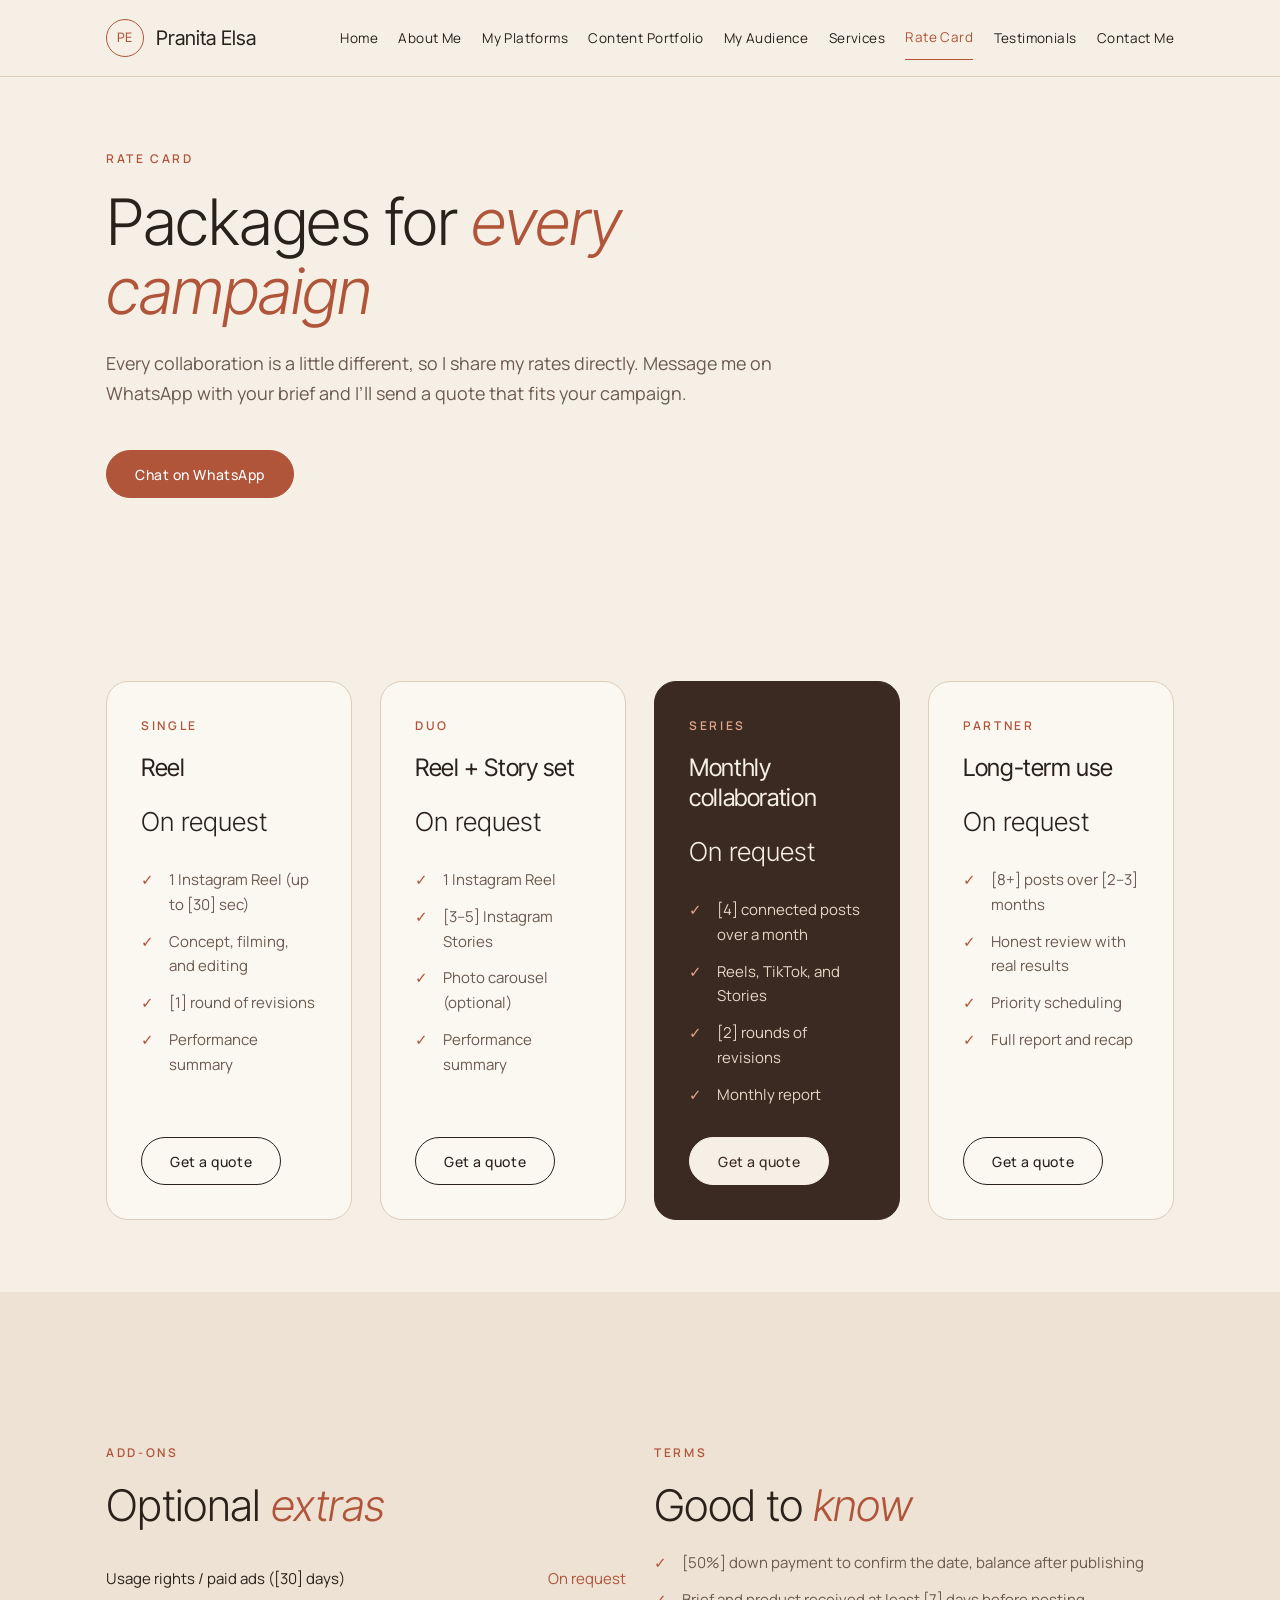
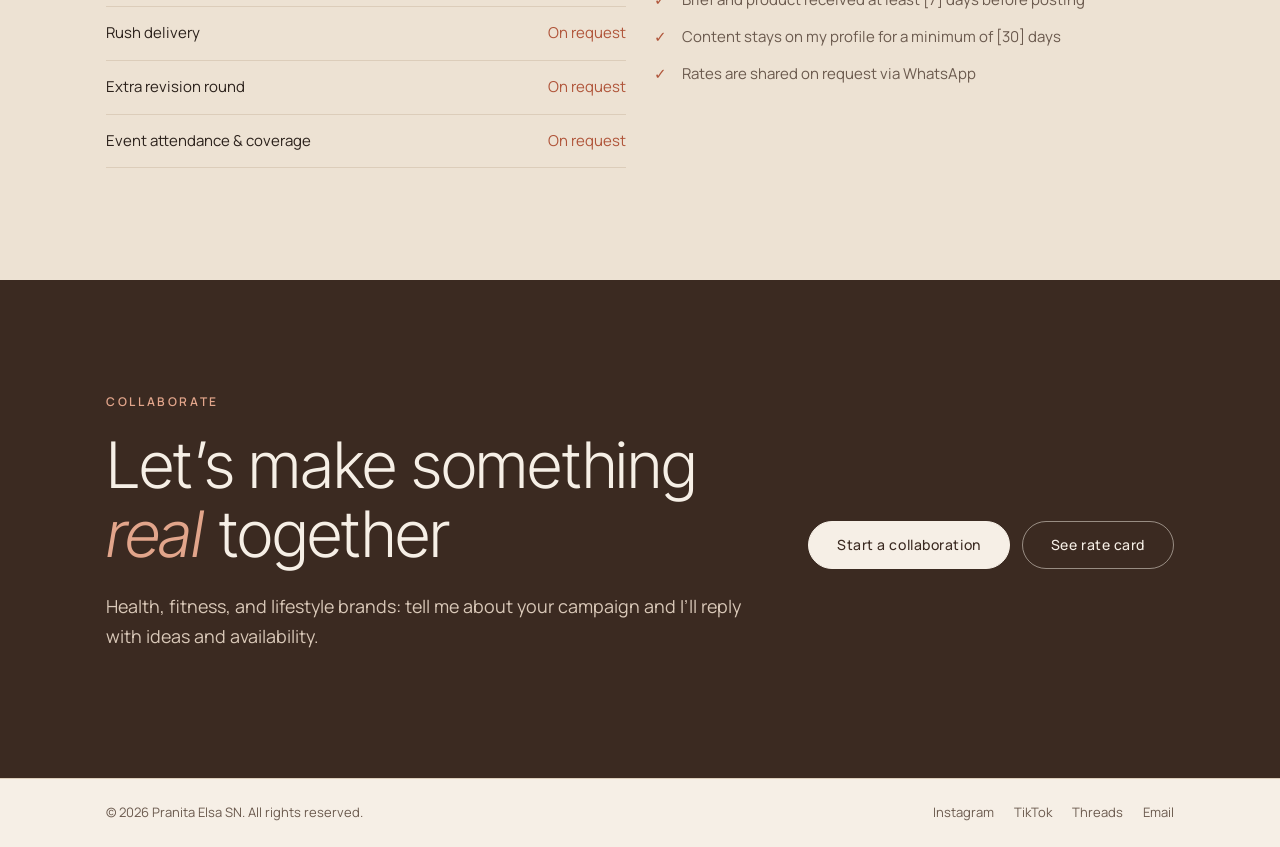
<file: ratecard.html>
<!doctype html>
<html lang="en">
<head>
<meta charset="utf-8">
<meta name="viewport" content="width=device-width, initial-scale=1">
<meta name="theme-color" content="#F6EFE6">
<title>Rate Card | Pranita Elsa</title>
<meta name="description" content="Pranita Elsa: wellness and sport content creator (pilates, yoga, gym). Portfolio, rate card, and collaboration inquiries.">
<link rel="stylesheet" href="https://fonts.googleapis.com/css2?family=Inter+Tight:ital,wght@0,200;0,300;0,400;1,300&amp;family=Manrope:wght@400;500;600&amp;display=swap">
<link rel="stylesheet" href="site.css">
<style>html{-webkit-text-size-adjust:100%;background:#F6EFE6}</style>
</head>
<body>
<div class="page" style="background: var(--bg); color: var(--ink); font-family: var(--body); font-size: 16px; line-height: 1.65; overflow-x: hidden;">
<header class="hdr" style="position: relative; border-bottom: 1px solid var(--line); background: var(--bg); z-index: 5;"><div class="wrap hdr__in" style="max-width: 1180px; margin: 0px auto; padding: 0px clamp(20px, 5vw, 56px); display: flex; align-items: center; justify-content: space-between; min-height: 76px; gap: 24px;"><a class="brand" href="index.html" style="display: inline-flex; align-items: center; gap: 12px; font-family: var(--head); font-size: 20px; font-weight: 400; min-height: 44px; white-space: nowrap;"><span class="brand__mark" style="width: 38px; height: 38px; border-radius: 50%; border: 1px solid var(--accent); color: var(--accent); display: grid; place-items: center; font-size: 13px; letter-spacing: 0.04em;">PE</span><span>Pranita Elsa</span></a><input type="checkbox" id="nav-toggle" class="nav-toggle" aria-label="Toggle menu" style="position: absolute; opacity: 0; width: 1px; height: 1px;"><label for="nav-toggle" class="burger" style="flex-direction: column; justify-content: center; gap: 6px; width: 44px; height: 44px; cursor: pointer; align-items: flex-end;"><span style="display: block; height: 1.5px; background: var(--ink); width: 26px;"></span><span style="display: block; height: 1.5px; background: var(--ink);"></span><span style="display: block; height: 1.5px; background: var(--ink); width: 26px;"></span></label><nav class="nav" style="left: 0px; right: 0px; top: 100%;"><a href="index.html" style="display: flex; align-items: center;">Home</a><a href="about.html" style="display: flex; align-items: center;">About Me</a><a href="platforms.html" style="display: flex; align-items: center;">My Platforms</a><a href="portfolio.html" style="display: flex; align-items: center;">Content Portfolio</a><a href="audience.html" style="display: flex; align-items: center;">My Audience</a><a href="services.html" style="display: flex; align-items: center;">Services</a><a href="ratecard.html" class="is-on" style="display: flex; align-items: center;">Rate Card</a><a href="testimonials.html" style="display: flex; align-items: center;">Testimonials</a><a href="contact.html" style="display: flex; align-items: center;">Contact Me</a></nav></div></header>
<main>
<section class="sec sec--tight" style="padding: clamp(36px, 6vw, 72px) 0px;"><div class="wrap" style="max-width: 1180px; margin: 0px auto; padding: 0px clamp(20px, 5vw, 56px);"><p class="eyebrow" style="font-size: 12px; letter-spacing: 0.22em; text-transform: uppercase; color: var(--accent); margin: 0px 0px 18px; font-weight: 600;">Rate card</p><h1 class="h-1" style="font-size: clamp(34px, 5vw, 64px); line-height: 1.08; letter-spacing: -0.02em; max-width: 18ch;">Packages for <em>every campaign</em></h1><p class="lead" style="font-size: clamp(16px, 1.4vw, 19px); color: var(--muted); max-width: 62ch; margin-top: 24px;">Every collaboration is a little different, so I share my rates directly. Message me on WhatsApp with your brief and I’ll send a quote that fits your campaign.</p><a class="btn" href="https://wa.me/6282143128422?text=Hi%20Elsa%2C%20I%E2%80%99d%20like%20to%20ask%20about%20your%20rates%20for%20a%20collaboration." style="display: inline-flex; align-items: center; justify-content: center; min-height: 48px; padding: 0px 28px; border-radius: 999px; font-size: 14px; letter-spacing: 0.04em; font-weight: 500; transition: background 0.2s, color 0.2s; margin-top: 28px;">Chat on WhatsApp</a></div></section><section class="sec sec--tight" style="padding: clamp(36px, 6vw, 72px) 0px;"><div class="wrap grid grid--4" style="max-width: 1180px; margin: 0px auto; padding: 0px clamp(20px, 5vw, 56px); display: grid; gap: clamp(16px, 2.2vw, 28px); margin-top: clamp(24px, 3vw, 40px); grid-template-columns: repeat(auto-fit, minmax(min(100%, 230px), 1fr));"><div class="card price" style="background: var(--card); border: 1px solid var(--line); border-radius: 22px; padding: clamp(22px, 3vw, 34px); transition: border-color 0.2s, transform 0.2s; display: flex; flex-direction: column;"><span class="eyebrow" style="font-size: 12px; letter-spacing: 0.22em; text-transform: uppercase; color: var(--accent); margin: 0px 0px 18px; font-weight: 600;">Single</span><h3 class="h-3" style="font-size: clamp(19px, 2vw, 24px); line-height: 1.25; font-weight: 400; margin-bottom: 0px;">Reel</h3><div class="price__n" style="font-family: var(--head); font-weight: 300; font-size: 26px; margin: 18px 0px;">On request</div><ul class="ticks" style="list-style: none; margin: 0px 0px 24px; padding: 0px;"><li style="position: relative; padding: 6px 0px 6px 28px; color: var(--muted); font-size: 15px;">1 Instagram Reel (up to [30] sec)</li><li style="position: relative; padding: 6px 0px 6px 28px; color: var(--muted); font-size: 15px;">Concept, filming, and editing</li><li style="position: relative; padding: 6px 0px 6px 28px; color: var(--muted); font-size: 15px;">[1] round of revisions</li><li style="position: relative; padding: 6px 0px 6px 28px; color: var(--muted); font-size: 15px;">Performance summary</li></ul><a class="btn btn--ghost" href="https://wa.me/6282143128422?text=Hi%20Elsa%2C%20I%E2%80%99d%20like%20to%20ask%20about%20rates%20for%20the%20Single%20reel%20package." style="display: inline-flex; align-items: center; justify-content: center; min-height: 48px; padding: 0px 28px; border-radius: 999px; font-size: 14px; letter-spacing: 0.04em; font-weight: 500; transition: background 0.2s, color 0.2s; margin-top: auto; align-self: flex-start;">Get a quote</a></div><div class="card price" style="background: var(--card); border: 1px solid var(--line); border-radius: 22px; padding: clamp(22px, 3vw, 34px); transition: border-color 0.2s, transform 0.2s; display: flex; flex-direction: column;"><span class="eyebrow" style="font-size: 12px; letter-spacing: 0.22em; text-transform: uppercase; color: var(--accent); margin: 0px 0px 18px; font-weight: 600;">Duo</span><h3 class="h-3" style="font-size: clamp(19px, 2vw, 24px); line-height: 1.25; font-weight: 400; margin-bottom: 0px;">Reel + Story set</h3><div class="price__n" style="font-family: var(--head); font-weight: 300; font-size: 26px; margin: 18px 0px;">On request</div><ul class="ticks" style="list-style: none; margin: 0px 0px 24px; padding: 0px;"><li style="position: relative; padding: 6px 0px 6px 28px; color: var(--muted); font-size: 15px;">1 Instagram Reel</li><li style="position: relative; padding: 6px 0px 6px 28px; color: var(--muted); font-size: 15px;">[3–5] Instagram Stories</li><li style="position: relative; padding: 6px 0px 6px 28px; color: var(--muted); font-size: 15px;">Photo carousel (optional)</li><li style="position: relative; padding: 6px 0px 6px 28px; color: var(--muted); font-size: 15px;">Performance summary</li></ul><a class="btn btn--ghost" href="https://wa.me/6282143128422?text=Hi%20Elsa%2C%20I%E2%80%99d%20like%20to%20ask%20about%20rates%20for%20the%20Reel%20%2B%20Story%20set%20package." style="display: inline-flex; align-items: center; justify-content: center; min-height: 48px; padding: 0px 28px; border-radius: 999px; font-size: 14px; letter-spacing: 0.04em; font-weight: 500; transition: background 0.2s, color 0.2s; margin-top: auto; align-self: flex-start;">Get a quote</a></div><div class="card price card--deep" style="border: 1px solid var(--line); border-radius: 22px; padding: clamp(22px, 3vw, 34px); background: var(--deep); border-color: var(--deep); color: var(--on-deep); transition: border-color 0.2s, transform 0.2s; display: flex; flex-direction: column;"><span class="eyebrow" style="font-size: 12px; letter-spacing: 0.22em; text-transform: uppercase; margin: 0px 0px 18px; font-weight: 600; color: var(--accent-soft);">Series</span><h3 class="h-3" style="font-size: clamp(19px, 2vw, 24px); line-height: 1.25; font-weight: 400; margin-bottom: 0px;">Monthly collaboration</h3><div class="price__n" style="font-family: var(--head); font-weight: 300; font-size: 26px; margin: 18px 0px;">On request</div><ul class="ticks" style="list-style: none; margin: 0px 0px 24px; padding: 0px;"><li style="position: relative; padding: 6px 0px 6px 28px; font-size: 15px; color: rgb(229, 214, 198);">[4] connected posts over a month</li><li style="position: relative; padding: 6px 0px 6px 28px; font-size: 15px; color: rgb(229, 214, 198);">Reels, TikTok, and Stories</li><li style="position: relative; padding: 6px 0px 6px 28px; font-size: 15px; color: rgb(229, 214, 198);">[2] rounds of revisions</li><li style="position: relative; padding: 6px 0px 6px 28px; font-size: 15px; color: rgb(229, 214, 198);">Monthly report</li></ul><a class="btn" href="https://wa.me/6282143128422?text=Hi%20Elsa%2C%20I%E2%80%99d%20like%20to%20ask%20about%20rates%20for%20the%20Monthly%20series%20package." style="display: inline-flex; align-items: center; justify-content: center; min-height: 48px; padding: 0px 28px; border-radius: 999px; font-size: 14px; letter-spacing: 0.04em; font-weight: 500; transition: background 0.2s, color 0.2s; margin-top: auto; align-self: flex-start;">Get a quote</a></div><div class="card price" style="background: var(--card); border: 1px solid var(--line); border-radius: 22px; padding: clamp(22px, 3vw, 34px); transition: border-color 0.2s, transform 0.2s; display: flex; flex-direction: column;"><span class="eyebrow" style="font-size: 12px; letter-spacing: 0.22em; text-transform: uppercase; color: var(--accent); margin: 0px 0px 18px; font-weight: 600;">Partner</span><h3 class="h-3" style="font-size: clamp(19px, 2vw, 24px); line-height: 1.25; font-weight: 400; margin-bottom: 0px;">Long-term use</h3><div class="price__n" style="font-family: var(--head); font-weight: 300; font-size: 26px; margin: 18px 0px;">On request</div><ul class="ticks" style="list-style: none; margin: 0px 0px 24px; padding: 0px;"><li style="position: relative; padding: 6px 0px 6px 28px; color: var(--muted); font-size: 15px;">[8+] posts over [2–3] months</li><li style="position: relative; padding: 6px 0px 6px 28px; color: var(--muted); font-size: 15px;">Honest review with real results</li><li style="position: relative; padding: 6px 0px 6px 28px; color: var(--muted); font-size: 15px;">Priority scheduling</li><li style="position: relative; padding: 6px 0px 6px 28px; color: var(--muted); font-size: 15px;">Full report and recap</li></ul><a class="btn btn--ghost" href="https://wa.me/6282143128422?text=Hi%20Elsa%2C%20I%E2%80%99d%20like%20to%20ask%20about%20rates%20for%20the%20Long-term%20partnership%20package." style="display: inline-flex; align-items: center; justify-content: center; min-height: 48px; padding: 0px 28px; border-radius: 999px; font-size: 14px; letter-spacing: 0.04em; font-weight: 500; transition: background 0.2s, color 0.2s; margin-top: auto; align-self: flex-start;">Get a quote</a></div></div></section>
<section class="sec sec--sand" style="padding: clamp(56px, 9vw, 112px) 0px; background: var(--sand);"><div class="wrap grid grid--2" style="max-width: 1180px; margin: 0px auto; padding: 0px clamp(20px, 5vw, 56px); display: grid; gap: clamp(16px, 2.2vw, 28px); margin-top: clamp(24px, 3vw, 40px); grid-template-columns: repeat(auto-fit, minmax(min(100%, 320px), 1fr));"><div><p class="eyebrow" style="font-size: 12px; letter-spacing: 0.22em; text-transform: uppercase; color: var(--accent); margin: 0px 0px 18px; font-weight: 600;">Add-ons</p><h2 class="h-2" style="font-size: clamp(26px, 3.4vw, 44px); line-height: 1.12; margin-bottom: 16px;">Optional <em>extras</em></h2>
<ul class="rows" style="list-style: none; margin: 24px 0px 0px; padding: 0px;"><li style="display: flex; justify-content: space-between; gap: 16px; padding: 14px 0px; border-bottom: 1px solid var(--line); font-size: 15px;"><span>Usage rights / paid ads ([30] days)</span><span>On request</span></li><li style="display: flex; justify-content: space-between; gap: 16px; padding: 14px 0px; border-bottom: 1px solid var(--line); font-size: 15px;"><span>Rush delivery</span><span>On request</span></li><li style="display: flex; justify-content: space-between; gap: 16px; padding: 14px 0px; border-bottom: 1px solid var(--line); font-size: 15px;"><span>Extra revision round</span><span>On request</span></li><li style="display: flex; justify-content: space-between; gap: 16px; padding: 14px 0px; border-bottom: 1px solid var(--line); font-size: 15px;"><span>Event attendance &amp; coverage</span><span>On request</span></li></ul></div>
<div><p class="eyebrow" style="font-size: 12px; letter-spacing: 0.22em; text-transform: uppercase; color: var(--accent); margin: 0px 0px 18px; font-weight: 600;">Terms</p><h2 class="h-2" style="font-size: clamp(26px, 3.4vw, 44px); line-height: 1.12; margin-bottom: 16px;">Good to <em>know</em></h2><ul class="ticks" style="list-style: none; margin: 0px 0px 24px; padding: 0px;"><li style="position: relative; padding: 6px 0px 6px 28px; color: var(--muted); font-size: 15px;">[50%] down payment to confirm the date, balance after publishing</li><li style="position: relative; padding: 6px 0px 6px 28px; color: var(--muted); font-size: 15px;">Brief and product received at least [7] days before posting</li><li style="position: relative; padding: 6px 0px 6px 28px; color: var(--muted); font-size: 15px;">Content stays on my profile for a minimum of [30] days</li><li style="position: relative; padding: 6px 0px 6px 28px; color: var(--muted); font-size: 15px;">Rates are shared on request via WhatsApp</li></ul></div></div></section>
</main>
<section class="sec sec--deep" style="padding: clamp(56px, 9vw, 112px) 0px; background: var(--deep); color: var(--on-deep);"><div class="wrap cta" style="max-width: 1180px; margin: 0px auto; padding: 0px clamp(20px, 5vw, 56px); display: flex; flex-wrap: wrap; align-items: center; justify-content: space-between; gap: 32px;"><div><p class="eyebrow" style="font-size: 12px; letter-spacing: 0.22em; text-transform: uppercase; margin: 0px 0px 18px; font-weight: 600; color: var(--accent-soft);">Collaborate</p><h2 class="h-1" style="font-size: clamp(34px, 5vw, 64px); line-height: 1.08; letter-spacing: -0.02em; max-width: 16ch;">Let’s make something <em style="color: var(--accent-soft);">real</em> together</h2><p class="lead" style="font-size: clamp(16px, 1.4vw, 19px); max-width: 62ch; color: rgb(217, 200, 184); margin-top: 24px;">Health, fitness, and lifestyle brands: tell me about your campaign and I’ll reply with ideas and availability.</p></div><div class="cta__btns" style="display: flex; flex-wrap: wrap; gap: 12px; margin-top: 32px;"><a class="btn btn--light" href="contact.html" style="display: inline-flex; align-items: center; justify-content: center; min-height: 48px; padding: 0px 28px; border-radius: 999px; font-size: 14px; letter-spacing: 0.04em; font-weight: 500; transition: background 0.2s, color 0.2s;">Start a collaboration</a><a class="btn btn--ghost-light" href="ratecard.html" style="display: inline-flex; align-items: center; justify-content: center; min-height: 48px; padding: 0px 28px; border-radius: 999px; font-size: 14px; letter-spacing: 0.04em; font-weight: 500; transition: background 0.2s, color 0.2s;">See rate card</a></div></div></section>
<footer class="ftr" style="background: var(--bg); border-top: 1px solid var(--line); font-size: 13px; color: var(--muted);"><div class="wrap ftr__in" style="max-width: 1180px; margin: 0px auto; padding: 0px clamp(20px, 5vw, 56px); display: flex; flex-wrap: wrap; justify-content: space-between; align-items: center; gap: 6px 24px; padding-top: 12px; padding-bottom: 12px;"><span>© 2026 Pranita Elsa SN. All rights reserved.</span><span class="ftr__links" style="display: flex; flex-wrap: wrap; gap: 0px 20px;"><a href="https://www.instagram.com/pranitaelsaa/" style="min-height: 44px; display: inline-flex; align-items: center;">Instagram</a><a href="https://www.tiktok.com/@pranitaelsaaa" style="min-height: 44px; display: inline-flex; align-items: center;">TikTok</a><a href="https://www.threads.net/@pranitaelsaa" style="min-height: 44px; display: inline-flex; align-items: center;">Threads</a><a href="mailto:pranita.elsa@gmail.com" style="min-height: 44px; display: inline-flex; align-items: center;">Email</a></span></div></footer>
</div>
</body>
</html>
</file>
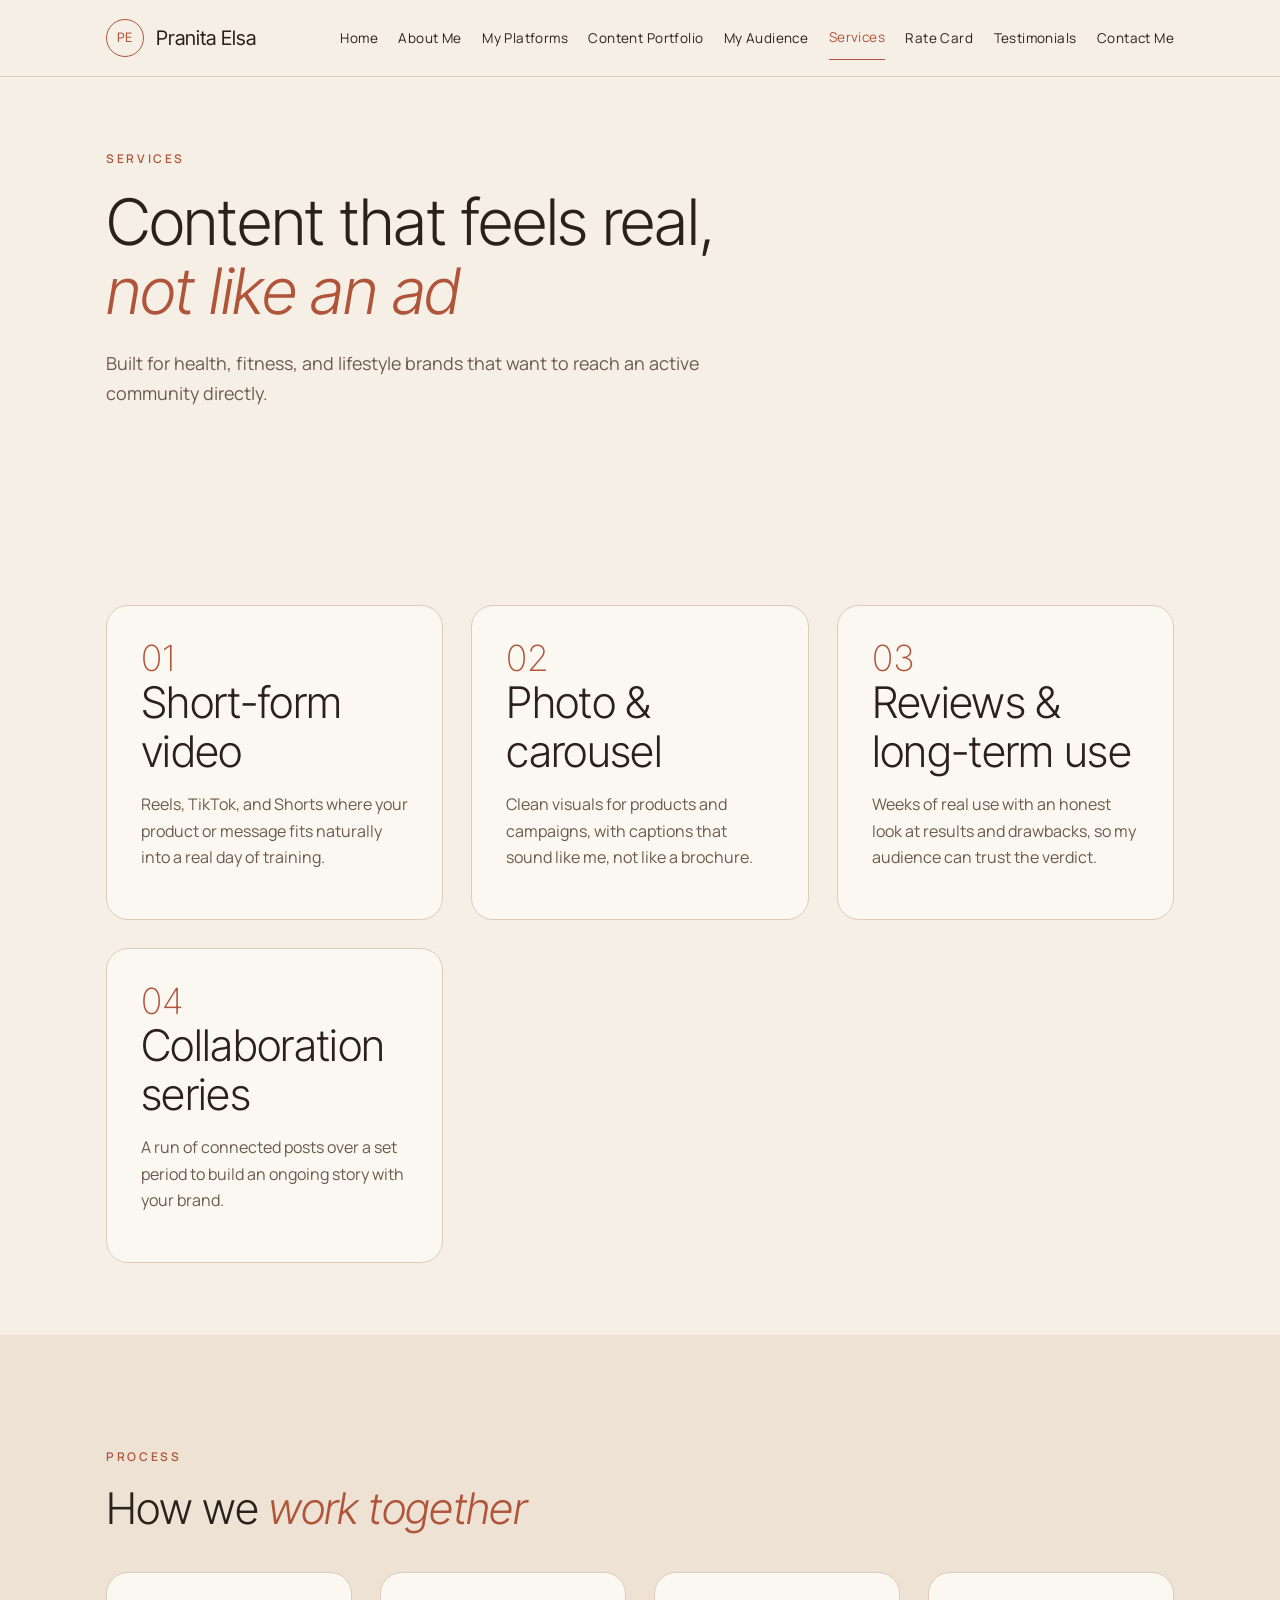
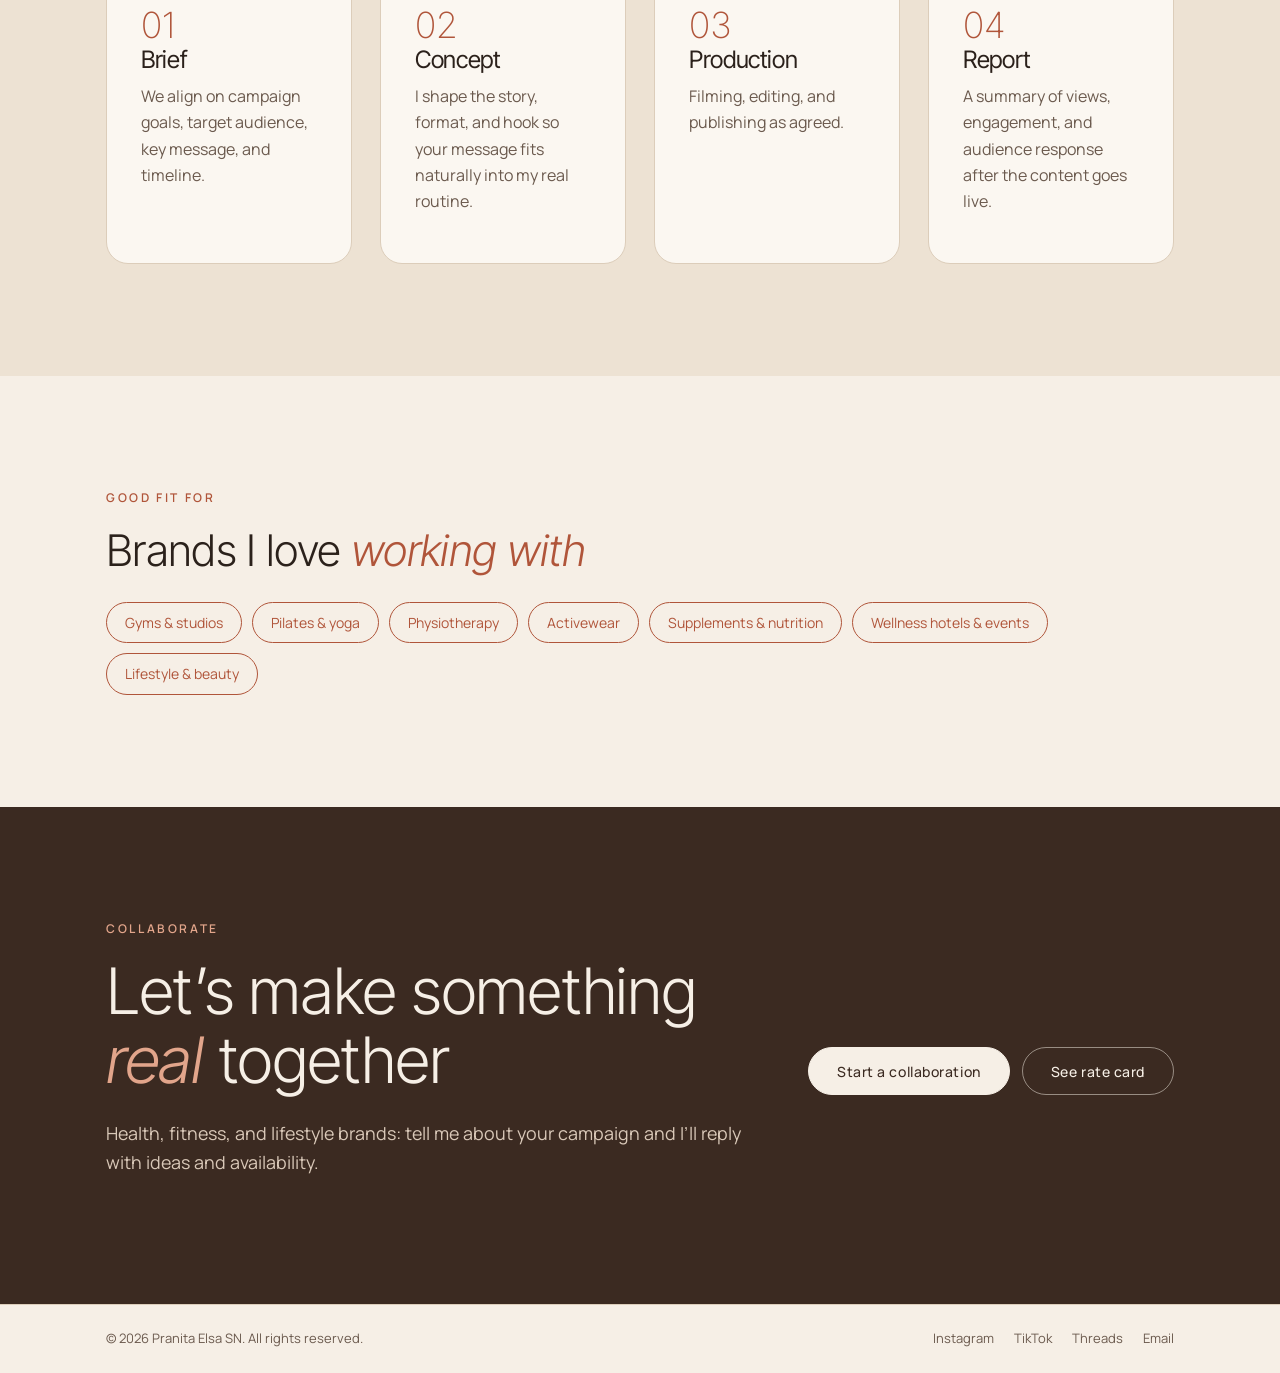
<file: services.html>
<!doctype html>
<html lang="en">
<head>
<meta charset="utf-8">
<meta name="viewport" content="width=device-width, initial-scale=1">
<meta name="theme-color" content="#F6EFE6">
<title>Services | Pranita Elsa</title>
<meta name="description" content="Pranita Elsa: wellness and sport content creator (pilates, yoga, gym). Portfolio, rate card, and collaboration inquiries.">
<link rel="stylesheet" href="https://fonts.googleapis.com/css2?family=Inter+Tight:ital,wght@0,200;0,300;0,400;1,300&amp;family=Manrope:wght@400;500;600&amp;display=swap">
<link rel="stylesheet" href="site.css">
<style>html{-webkit-text-size-adjust:100%;background:#F6EFE6}</style>
</head>
<body>
<div class="page" style="background: var(--bg); color: var(--ink); font-family: var(--body); font-size: 16px; line-height: 1.65; overflow-x: hidden;">
<header class="hdr" style="position: relative; border-bottom: 1px solid var(--line); background: var(--bg); z-index: 5;"><div class="wrap hdr__in" style="max-width: 1180px; margin: 0px auto; padding: 0px clamp(20px, 5vw, 56px); display: flex; align-items: center; justify-content: space-between; min-height: 76px; gap: 24px;"><a class="brand" href="index.html" style="display: inline-flex; align-items: center; gap: 12px; font-family: var(--head); font-size: 20px; font-weight: 400; min-height: 44px; white-space: nowrap;"><span class="brand__mark" style="width: 38px; height: 38px; border-radius: 50%; border: 1px solid var(--accent); color: var(--accent); display: grid; place-items: center; font-size: 13px; letter-spacing: 0.04em;">PE</span><span>Pranita Elsa</span></a><input type="checkbox" id="nav-toggle" class="nav-toggle" aria-label="Toggle menu" style="position: absolute; opacity: 0; width: 1px; height: 1px;"><label for="nav-toggle" class="burger" style="flex-direction: column; justify-content: center; gap: 6px; width: 44px; height: 44px; cursor: pointer; align-items: flex-end;"><span style="display: block; height: 1.5px; background: var(--ink); width: 26px;"></span><span style="display: block; height: 1.5px; background: var(--ink);"></span><span style="display: block; height: 1.5px; background: var(--ink); width: 26px;"></span></label><nav class="nav" style="left: 0px; right: 0px; top: 100%;"><a href="index.html" style="display: flex; align-items: center;">Home</a><a href="about.html" style="display: flex; align-items: center;">About Me</a><a href="platforms.html" style="display: flex; align-items: center;">My Platforms</a><a href="portfolio.html" style="display: flex; align-items: center;">Content Portfolio</a><a href="audience.html" style="display: flex; align-items: center;">My Audience</a><a href="services.html" class="is-on" style="display: flex; align-items: center;">Services</a><a href="ratecard.html" style="display: flex; align-items: center;">Rate Card</a><a href="testimonials.html" style="display: flex; align-items: center;">Testimonials</a><a href="contact.html" style="display: flex; align-items: center;">Contact Me</a></nav></div></header>
<main>
<section class="sec sec--tight" style="padding: clamp(36px, 6vw, 72px) 0px;"><div class="wrap" style="max-width: 1180px; margin: 0px auto; padding: 0px clamp(20px, 5vw, 56px);"><p class="eyebrow" style="font-size: 12px; letter-spacing: 0.22em; text-transform: uppercase; color: var(--accent); margin: 0px 0px 18px; font-weight: 600;">Services</p><h1 class="h-1" style="font-size: clamp(34px, 5vw, 64px); line-height: 1.08; letter-spacing: -0.02em; max-width: 18ch;">Content that feels real, <em>not like an ad</em></h1><p class="lead" style="font-size: clamp(16px, 1.4vw, 19px); color: var(--muted); max-width: 62ch; margin-top: 24px;">Built for health, fitness, and lifestyle brands that want to reach an active community directly.</p></div></section>
<section class="sec sec--tight" style="padding: clamp(36px, 6vw, 72px) 0px;"><div class="wrap grid grid--2" style="max-width: 1180px; margin: 0px auto; padding: 0px clamp(20px, 5vw, 56px); display: grid; gap: clamp(16px, 2.2vw, 28px); margin-top: clamp(24px, 3vw, 40px); grid-template-columns: repeat(auto-fit, minmax(min(100%, 320px), 1fr));"><div class="card" style="background: var(--card); border: 1px solid var(--line); border-radius: 22px; padding: clamp(22px, 3vw, 34px); display: block; transition: border-color 0.2s, transform 0.2s;"><span class="tile__n" style="font-family: var(--head); font-weight: 200; font-size: 36px; color: var(--accent); line-height: 1;">01</span><h3 class="h-2" style="font-size: clamp(26px, 3.4vw, 44px); line-height: 1.12; margin-bottom: 16px;">Short-form video</h3><p style="color: var(--muted);">Reels, TikTok, and Shorts where your product or message fits naturally into a real day of training.</p></div><div class="card" style="background: var(--card); border: 1px solid var(--line); border-radius: 22px; padding: clamp(22px, 3vw, 34px); display: block; transition: border-color 0.2s, transform 0.2s;"><span class="tile__n" style="font-family: var(--head); font-weight: 200; font-size: 36px; color: var(--accent); line-height: 1;">02</span><h3 class="h-2" style="font-size: clamp(26px, 3.4vw, 44px); line-height: 1.12; margin-bottom: 16px;">Photo &amp; carousel</h3><p style="color: var(--muted);">Clean visuals for products and campaigns, with captions that sound like me, not like a brochure.</p></div><div class="card" style="background: var(--card); border: 1px solid var(--line); border-radius: 22px; padding: clamp(22px, 3vw, 34px); display: block; transition: border-color 0.2s, transform 0.2s;"><span class="tile__n" style="font-family: var(--head); font-weight: 200; font-size: 36px; color: var(--accent); line-height: 1;">03</span><h3 class="h-2" style="font-size: clamp(26px, 3.4vw, 44px); line-height: 1.12; margin-bottom: 16px;">Reviews &amp; long-term use</h3><p style="color: var(--muted);">Weeks of real use with an honest look at results and drawbacks, so my audience can trust the verdict.</p></div><div class="card" style="background: var(--card); border: 1px solid var(--line); border-radius: 22px; padding: clamp(22px, 3vw, 34px); display: block; transition: border-color 0.2s, transform 0.2s;"><span class="tile__n" style="font-family: var(--head); font-weight: 200; font-size: 36px; color: var(--accent); line-height: 1;">04</span><h3 class="h-2" style="font-size: clamp(26px, 3.4vw, 44px); line-height: 1.12; margin-bottom: 16px;">Collaboration series</h3><p style="color: var(--muted);">A run of connected posts over a set period to build an ongoing story with your brand.</p></div></div></section>
<section class="sec sec--sand" style="padding: clamp(56px, 9vw, 112px) 0px; background: var(--sand);"><div class="wrap" style="max-width: 1180px; margin: 0px auto; padding: 0px clamp(20px, 5vw, 56px);"><p class="eyebrow" style="font-size: 12px; letter-spacing: 0.22em; text-transform: uppercase; color: var(--accent); margin: 0px 0px 18px; font-weight: 600;">Process</p><h2 class="h-2" style="font-size: clamp(26px, 3.4vw, 44px); line-height: 1.12; margin-bottom: 16px;">How we <em>work together</em></h2><div class="grid grid--4" style="display: grid; gap: clamp(16px, 2.2vw, 28px); margin-top: clamp(24px, 3vw, 40px); grid-template-columns: repeat(auto-fit, minmax(min(100%, 230px), 1fr));"><div class="card" style="background: var(--card); border: 1px solid var(--line); border-radius: 22px; padding: clamp(22px, 3vw, 34px); display: block; transition: border-color 0.2s, transform 0.2s;"><span class="tile__n" style="font-family: var(--head); font-weight: 200; font-size: 36px; color: var(--accent); line-height: 1;">01</span><h3 class="h-3" style="font-size: clamp(19px, 2vw, 24px); line-height: 1.25; font-weight: 400; margin-bottom: 8px;">Brief</h3><p style="color: var(--muted);">We align on campaign goals, target audience, key message, and timeline.</p></div><div class="card" style="background: var(--card); border: 1px solid var(--line); border-radius: 22px; padding: clamp(22px, 3vw, 34px); display: block; transition: border-color 0.2s, transform 0.2s;"><span class="tile__n" style="font-family: var(--head); font-weight: 200; font-size: 36px; color: var(--accent); line-height: 1;">02</span><h3 class="h-3" style="font-size: clamp(19px, 2vw, 24px); line-height: 1.25; font-weight: 400; margin-bottom: 8px;">Concept</h3><p style="color: var(--muted);">I shape the story, format, and hook so your message fits naturally into my real routine.</p></div><div class="card" style="background: var(--card); border: 1px solid var(--line); border-radius: 22px; padding: clamp(22px, 3vw, 34px); display: block; transition: border-color 0.2s, transform 0.2s;"><span class="tile__n" style="font-family: var(--head); font-weight: 200; font-size: 36px; color: var(--accent); line-height: 1;">03</span><h3 class="h-3" style="font-size: clamp(19px, 2vw, 24px); line-height: 1.25; font-weight: 400; margin-bottom: 8px;">Production</h3><p style="color: var(--muted);">Filming, editing, and publishing as agreed.</p></div><div class="card" style="background: var(--card); border: 1px solid var(--line); border-radius: 22px; padding: clamp(22px, 3vw, 34px); display: block; transition: border-color 0.2s, transform 0.2s;"><span class="tile__n" style="font-family: var(--head); font-weight: 200; font-size: 36px; color: var(--accent); line-height: 1;">04</span><h3 class="h-3" style="font-size: clamp(19px, 2vw, 24px); line-height: 1.25; font-weight: 400; margin-bottom: 8px;">Report</h3><p style="color: var(--muted);">A summary of views, engagement, and audience response after the content goes live.</p></div></div></div></section>
<section class="sec" style="padding: clamp(56px, 9vw, 112px) 0px;"><div class="wrap" style="max-width: 1180px; margin: 0px auto; padding: 0px clamp(20px, 5vw, 56px);"><p class="eyebrow" style="font-size: 12px; letter-spacing: 0.22em; text-transform: uppercase; color: var(--accent); margin: 0px 0px 18px; font-weight: 600;">Good fit for</p><h2 class="h-2" style="font-size: clamp(26px, 3.4vw, 44px); line-height: 1.12; margin-bottom: 16px;">Brands I love <em>working with</em></h2>
<div class="chips" style="display: flex; flex-wrap: wrap; gap: 10px; margin-top: 28px;"><span style="border: 1px solid var(--accent); color: var(--accent); border-radius: 999px; padding: 8px 18px; font-size: 14px;">Gyms &amp; studios</span><span style="border: 1px solid var(--accent); color: var(--accent); border-radius: 999px; padding: 8px 18px; font-size: 14px;">Pilates &amp; yoga</span><span style="border: 1px solid var(--accent); color: var(--accent); border-radius: 999px; padding: 8px 18px; font-size: 14px;">Physiotherapy</span><span style="border: 1px solid var(--accent); color: var(--accent); border-radius: 999px; padding: 8px 18px; font-size: 14px;">Activewear</span><span style="border: 1px solid var(--accent); color: var(--accent); border-radius: 999px; padding: 8px 18px; font-size: 14px;">Supplements &amp; nutrition</span><span style="border: 1px solid var(--accent); color: var(--accent); border-radius: 999px; padding: 8px 18px; font-size: 14px;">Wellness hotels &amp; events</span><span style="border: 1px solid var(--accent); color: var(--accent); border-radius: 999px; padding: 8px 18px; font-size: 14px;">Lifestyle &amp; beauty</span></div></div></section>
</main>
<section class="sec sec--deep" style="padding: clamp(56px, 9vw, 112px) 0px; background: var(--deep); color: var(--on-deep);"><div class="wrap cta" style="max-width: 1180px; margin: 0px auto; padding: 0px clamp(20px, 5vw, 56px); display: flex; flex-wrap: wrap; align-items: center; justify-content: space-between; gap: 32px;"><div><p class="eyebrow" style="font-size: 12px; letter-spacing: 0.22em; text-transform: uppercase; margin: 0px 0px 18px; font-weight: 600; color: var(--accent-soft);">Collaborate</p><h2 class="h-1" style="font-size: clamp(34px, 5vw, 64px); line-height: 1.08; letter-spacing: -0.02em; max-width: 16ch;">Let’s make something <em style="color: var(--accent-soft);">real</em> together</h2><p class="lead" style="font-size: clamp(16px, 1.4vw, 19px); max-width: 62ch; color: rgb(217, 200, 184); margin-top: 24px;">Health, fitness, and lifestyle brands: tell me about your campaign and I’ll reply with ideas and availability.</p></div><div class="cta__btns" style="display: flex; flex-wrap: wrap; gap: 12px; margin-top: 32px;"><a class="btn btn--light" href="contact.html" style="display: inline-flex; align-items: center; justify-content: center; min-height: 48px; padding: 0px 28px; border-radius: 999px; font-size: 14px; letter-spacing: 0.04em; font-weight: 500; transition: background 0.2s, color 0.2s;">Start a collaboration</a><a class="btn btn--ghost-light" href="ratecard.html" style="display: inline-flex; align-items: center; justify-content: center; min-height: 48px; padding: 0px 28px; border-radius: 999px; font-size: 14px; letter-spacing: 0.04em; font-weight: 500; transition: background 0.2s, color 0.2s;">See rate card</a></div></div></section>
<footer class="ftr" style="background: var(--bg); border-top: 1px solid var(--line); font-size: 13px; color: var(--muted);"><div class="wrap ftr__in" style="max-width: 1180px; margin: 0px auto; padding: 0px clamp(20px, 5vw, 56px); display: flex; flex-wrap: wrap; justify-content: space-between; align-items: center; gap: 6px 24px; padding-top: 12px; padding-bottom: 12px;"><span>© 2026 Pranita Elsa SN. All rights reserved.</span><span class="ftr__links" style="display: flex; flex-wrap: wrap; gap: 0px 20px;"><a href="https://www.instagram.com/pranitaelsaa/" style="min-height: 44px; display: inline-flex; align-items: center;">Instagram</a><a href="https://www.tiktok.com/@pranitaelsaaa" style="min-height: 44px; display: inline-flex; align-items: center;">TikTok</a><a href="https://www.threads.net/@pranitaelsaa" style="min-height: 44px; display: inline-flex; align-items: center;">Threads</a><a href="mailto:pranita.elsa@gmail.com" style="min-height: 44px; display: inline-flex; align-items: center;">Email</a></span></div></footer>
</div>
</body>
</html>
</file>
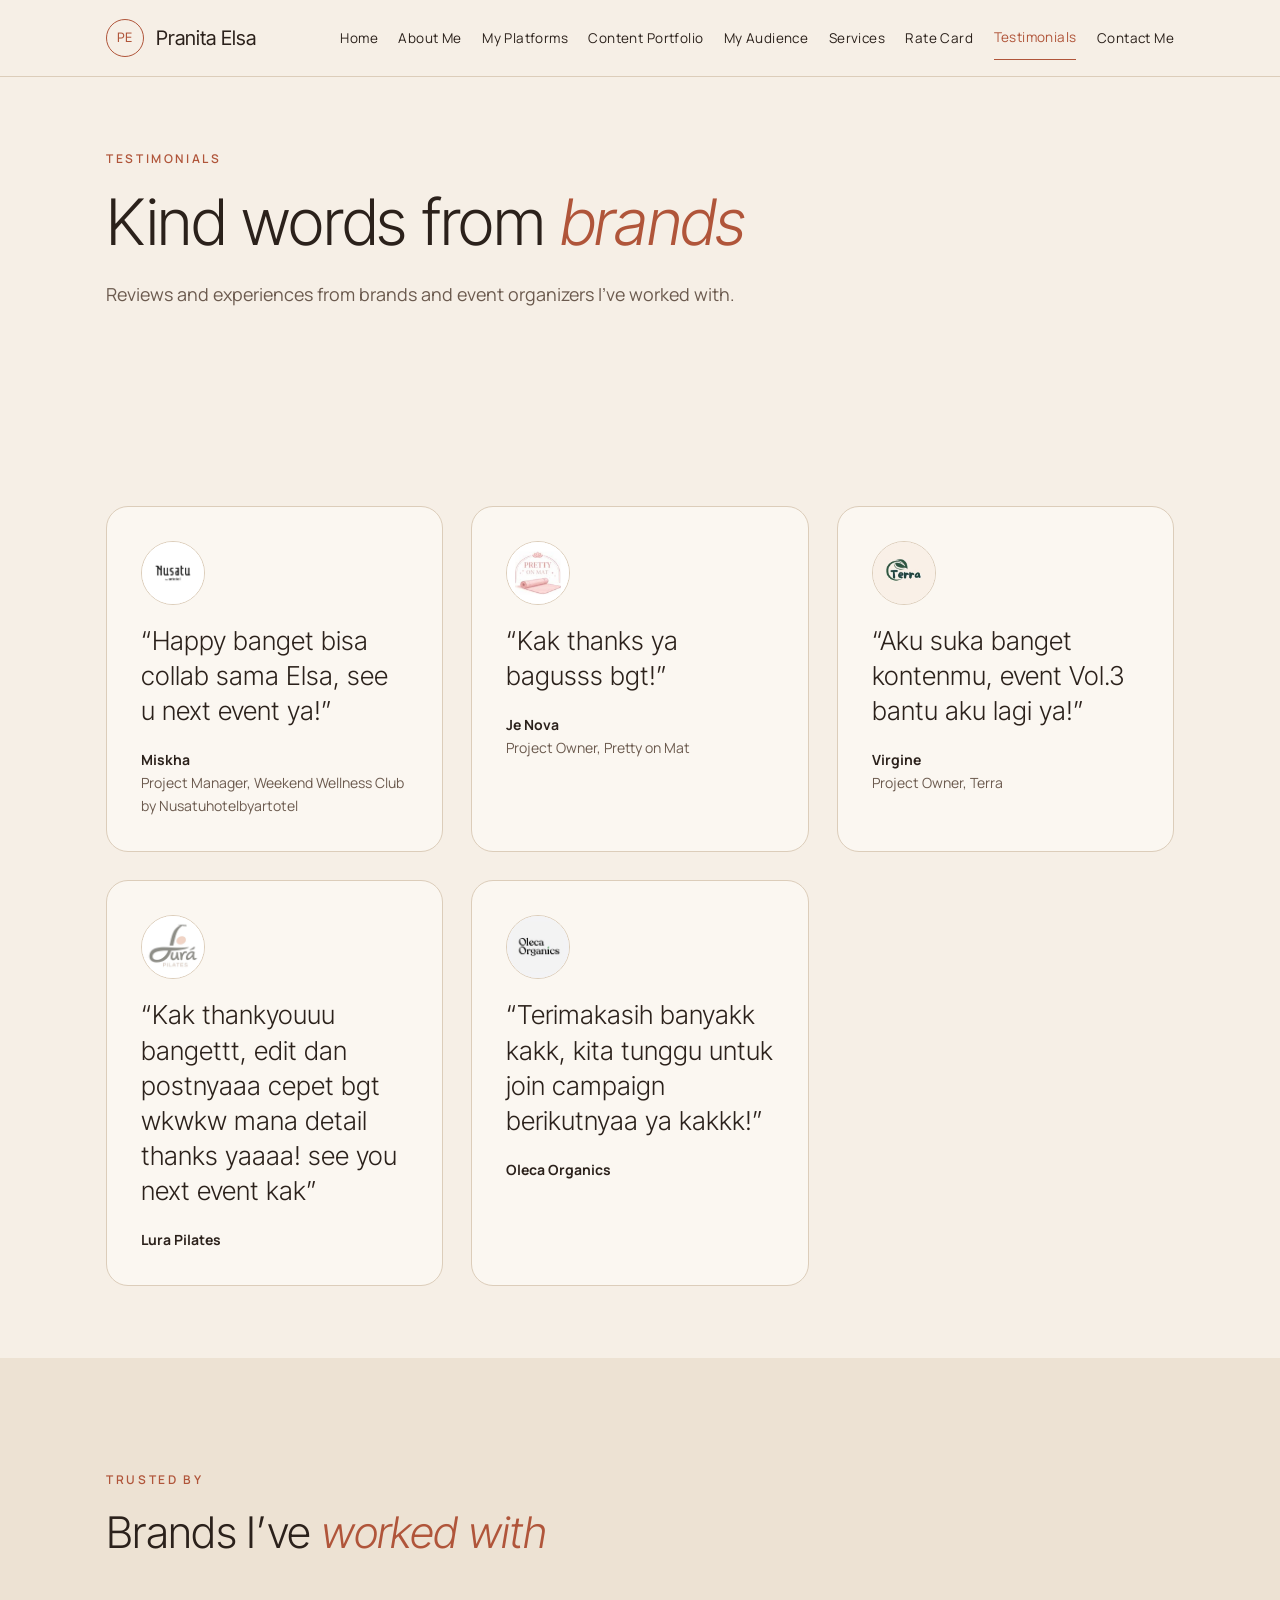
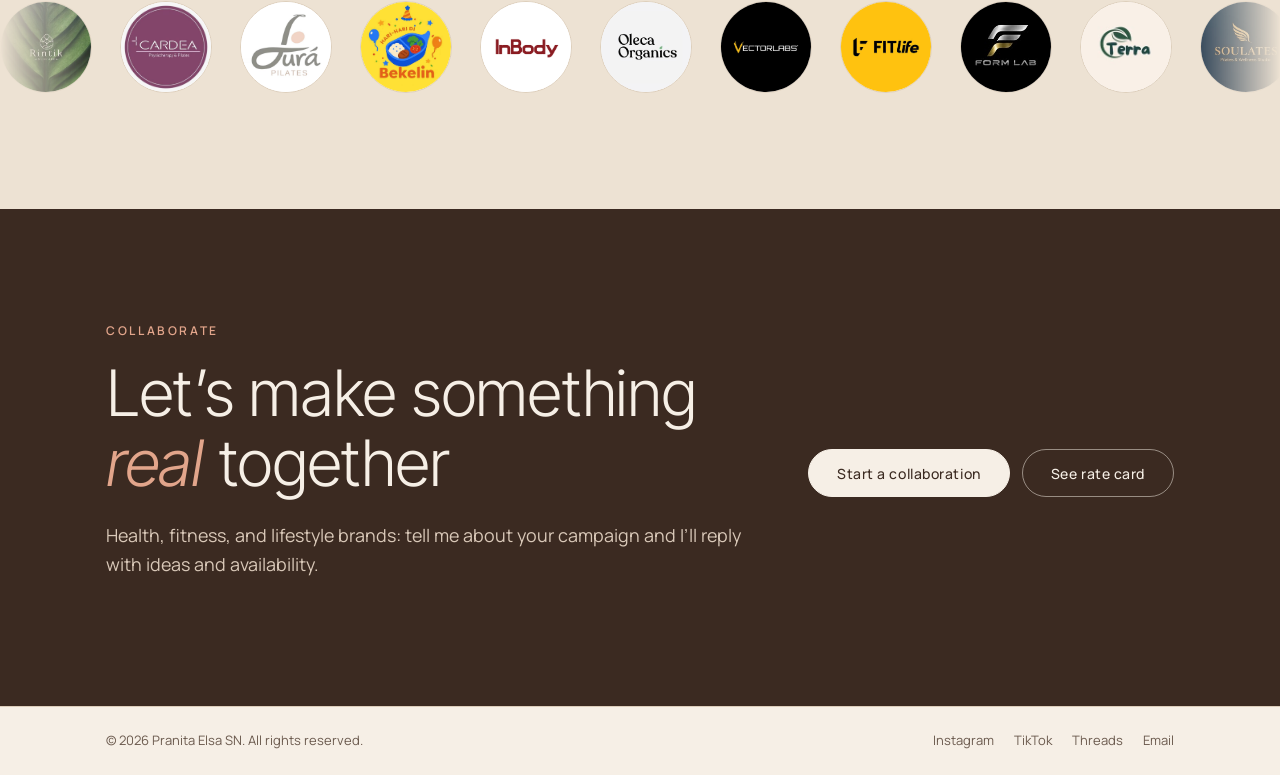
<file: testimonials.html>
<!doctype html>
<html lang="en">
<head>
<meta charset="utf-8">
<meta name="viewport" content="width=device-width, initial-scale=1">
<meta name="theme-color" content="#F6EFE6">
<title>Testimonials | Pranita Elsa</title>
<meta name="description" content="Pranita Elsa: wellness and sport content creator (pilates, yoga, gym). Portfolio, rate card, and collaboration inquiries.">
<link rel="stylesheet" href="https://fonts.googleapis.com/css2?family=Inter+Tight:ital,wght@0,200;0,300;0,400;1,300&amp;family=Manrope:wght@400;500;600&amp;display=swap">
<link rel="stylesheet" href="site.css">
<style>html{-webkit-text-size-adjust:100%;background:#F6EFE6}</style>
</head>
<body>
<div class="page" style="background: var(--bg); color: var(--ink); font-family: var(--body); font-size: 16px; line-height: 1.65; overflow-x: hidden;">
<header class="hdr" style="position: relative; border-bottom: 1px solid var(--line); background: var(--bg); z-index: 5;"><div class="wrap hdr__in" style="max-width: 1180px; margin: 0px auto; padding: 0px clamp(20px, 5vw, 56px); display: flex; align-items: center; justify-content: space-between; min-height: 76px; gap: 24px;"><a class="brand" href="index.html" style="display: inline-flex; align-items: center; gap: 12px; font-family: var(--head); font-size: 20px; font-weight: 400; min-height: 44px; white-space: nowrap;"><span class="brand__mark" style="width: 38px; height: 38px; border-radius: 50%; border: 1px solid var(--accent); color: var(--accent); display: grid; place-items: center; font-size: 13px; letter-spacing: 0.04em;">PE</span><span>Pranita Elsa</span></a><input type="checkbox" id="nav-toggle" class="nav-toggle" aria-label="Toggle menu" style="position: absolute; opacity: 0; width: 1px; height: 1px;"><label for="nav-toggle" class="burger" style="flex-direction: column; justify-content: center; gap: 6px; width: 44px; height: 44px; cursor: pointer; align-items: flex-end;"><span style="display: block; height: 1.5px; background: var(--ink); width: 26px;"></span><span style="display: block; height: 1.5px; background: var(--ink);"></span><span style="display: block; height: 1.5px; background: var(--ink); width: 26px;"></span></label><nav class="nav" style="left: 0px; right: 0px; top: 100%;"><a href="index.html" style="display: flex; align-items: center;">Home</a><a href="about.html" style="display: flex; align-items: center;">About Me</a><a href="platforms.html" style="display: flex; align-items: center;">My Platforms</a><a href="portfolio.html" style="display: flex; align-items: center;">Content Portfolio</a><a href="audience.html" style="display: flex; align-items: center;">My Audience</a><a href="services.html" style="display: flex; align-items: center;">Services</a><a href="ratecard.html" style="display: flex; align-items: center;">Rate Card</a><a href="testimonials.html" class="is-on" style="display: flex; align-items: center;">Testimonials</a><a href="contact.html" style="display: flex; align-items: center;">Contact Me</a></nav></div></header>
<main>
<section class="sec sec--tight" style="padding: clamp(36px, 6vw, 72px) 0px;"><div class="wrap" style="max-width: 1180px; margin: 0px auto; padding: 0px clamp(20px, 5vw, 56px);"><p class="eyebrow" style="font-size: 12px; letter-spacing: 0.22em; text-transform: uppercase; color: var(--accent); margin: 0px 0px 18px; font-weight: 600;">Testimonials</p><h1 class="h-1" style="font-size: clamp(34px, 5vw, 64px); line-height: 1.08; letter-spacing: -0.02em; max-width: 18ch;">Kind words from <em>brands</em></h1><p class="lead" style="font-size: clamp(16px, 1.4vw, 19px); color: var(--muted); max-width: 62ch; margin-top: 24px;">Reviews and experiences from brands and event organizers I’ve worked with.</p></div></section><section class="sec sec--tight" style="padding: clamp(36px, 6vw, 72px) 0px;"><div class="wrap grid grid--3" style="max-width: 1180px; margin: 0px auto; padding: 0px clamp(20px, 5vw, 56px); display: grid; gap: clamp(16px, 2.2vw, 28px); margin-top: clamp(24px, 3vw, 40px); grid-template-columns: repeat(auto-fit, minmax(min(100%, 260px), 1fr));"><figure class="card quote" style="background: var(--card); border: 1px solid var(--line); border-radius: 22px; padding: clamp(22px, 3vw, 34px); display: block; transition: border-color 0.2s, transform 0.2s; margin: 0px;"><div class="quote__logo" style="margin-bottom: 18px;"><span class="logo" title="Miskha" style="flex: 0 0 auto; border-radius: 50%; background: rgb(255, 255, 255); border: 1px solid var(--line); display: grid; place-items: center; overflow: hidden; width: 64px; height: 64px;"><img src="logo-nusatu.png" alt="Miskha logo" style="width: 100%; height: 100%; object-fit: contain; display: block;"></span></div><blockquote class="quote__t" style="font-family: var(--head); font-weight: 300; font-size: clamp(20px, 2.2vw, 26px); line-height: 1.35; margin: 0px 0px 20px; color: var(--ink);">“Happy banget bisa collab sama Elsa, see u next event ya!”</blockquote><figcaption class="quote__by" style="font-size: 14px; color: var(--muted);"><strong style="color: var(--ink);">Miskha</strong><br>Project Manager, Weekend Wellness Club by Nusatuhotelbyartotel</figcaption></figure><figure class="card quote" style="background: var(--card); border: 1px solid var(--line); border-radius: 22px; padding: clamp(22px, 3vw, 34px); display: block; transition: border-color 0.2s, transform 0.2s; margin: 0px;"><div class="quote__logo" style="margin-bottom: 18px;"><span class="logo" title="Pretty on Mat" style="flex: 0 0 auto; border-radius: 50%; background: rgb(255, 255, 255); border: 1px solid var(--line); display: grid; place-items: center; overflow: hidden; width: 64px; height: 64px;"><img src="logo-prettyonmat.png" alt="Pretty on Mat logo" style="width: 100%; height: 100%; object-fit: contain; display: block;"></span></div><blockquote class="quote__t" style="font-family: var(--head); font-weight: 300; font-size: clamp(20px, 2.2vw, 26px); line-height: 1.35; margin: 0px 0px 20px; color: var(--ink);">“Kak thanks ya bagusss bgt!”</blockquote><figcaption class="quote__by" style="font-size: 14px; color: var(--muted);"><strong style="color: var(--ink);">Je Nova</strong><br>Project Owner, Pretty on Mat</figcaption></figure><figure class="card quote" style="background: var(--card); border: 1px solid var(--line); border-radius: 22px; padding: clamp(22px, 3vw, 34px); display: block; transition: border-color 0.2s, transform 0.2s; margin: 0px;"><div class="quote__logo" style="margin-bottom: 18px;"><span class="logo" title="Virgine" style="flex: 0 0 auto; border-radius: 50%; background: rgb(255, 255, 255); border: 1px solid var(--line); display: grid; place-items: center; overflow: hidden; width: 64px; height: 64px;"><img src="logo-terra.png" alt="Virgine logo" style="width: 100%; height: 100%; object-fit: contain; display: block;"></span></div><blockquote class="quote__t" style="font-family: var(--head); font-weight: 300; font-size: clamp(20px, 2.2vw, 26px); line-height: 1.35; margin: 0px 0px 20px; color: var(--ink);">“Aku suka banget kontenmu, event Vol.3 bantu aku lagi ya!”</blockquote><figcaption class="quote__by" style="font-size: 14px; color: var(--muted);"><strong style="color: var(--ink);">Virgine</strong><br>Project Owner, Terra</figcaption></figure><figure class="card quote" style="background: var(--card); border: 1px solid var(--line); border-radius: 22px; padding: clamp(22px, 3vw, 34px); display: block; transition: border-color 0.2s, transform 0.2s; margin: 0px;"><div class="quote__logo" style="margin-bottom: 18px;"><span class="logo" title="Lura Pilates" style="flex: 0 0 auto; border-radius: 50%; background: rgb(255, 255, 255); border: 1px solid var(--line); display: grid; place-items: center; overflow: hidden; width: 64px; height: 64px;"><img src="logo-lura.png" alt="Lura Pilates logo" style="width: 100%; height: 100%; object-fit: contain; display: block;"></span></div><blockquote class="quote__t" style="font-family: var(--head); font-weight: 300; font-size: clamp(20px, 2.2vw, 26px); line-height: 1.35; margin: 0px 0px 20px; color: var(--ink);">“Kak thankyouuu bangettt, edit dan postnyaaa cepet bgt wkwkw mana detail thanks yaaaa! see you next event kak”</blockquote><figcaption class="quote__by" style="font-size: 14px; color: var(--muted);"><strong style="color: var(--ink);">Lura Pilates</strong></figcaption></figure><figure class="card quote" style="background: var(--card); border: 1px solid var(--line); border-radius: 22px; padding: clamp(22px, 3vw, 34px); display: block; transition: border-color 0.2s, transform 0.2s; margin: 0px;"><div class="quote__logo" style="margin-bottom: 18px;"><span class="logo" title="Oleca Organics" style="flex: 0 0 auto; border-radius: 50%; background: rgb(255, 255, 255); border: 1px solid var(--line); display: grid; place-items: center; overflow: hidden; width: 64px; height: 64px;"><img src="logo-oleca.png" alt="Oleca Organics logo" style="width: 100%; height: 100%; object-fit: contain; display: block;"></span></div><blockquote class="quote__t" style="font-family: var(--head); font-weight: 300; font-size: clamp(20px, 2.2vw, 26px); line-height: 1.35; margin: 0px 0px 20px; color: var(--ink);">“Terimakasih banyakk kakk, kita tunggu untuk join campaign berikutnyaa ya kakkk!”</blockquote><figcaption class="quote__by" style="font-size: 14px; color: var(--muted);"><strong style="color: var(--ink);">Oleca Organics</strong></figcaption></figure></div></section>
<section class="sec sec--sand" style="padding: clamp(56px, 9vw, 112px) 0px; background: var(--sand);"><div class="wrap" style="max-width: 1180px; margin: 0px auto; padding: 0px clamp(20px, 5vw, 56px);"><p class="eyebrow" style="font-size: 12px; letter-spacing: 0.22em; text-transform: uppercase; color: var(--accent); margin: 0px 0px 18px; font-weight: 600;">Trusted by</p><h2 class="h-2" style="font-size: clamp(26px, 3.4vw, 44px); line-height: 1.12; margin-bottom: 16px;">Brands I’ve <em>worked with</em></h2></div><div class="marquee-wrap" style="margin-top: 40px;"><div class="marquee" style="mask-image: linear-gradient(90deg, transparent, rgb(0, 0, 0) 8%, rgb(0, 0, 0) 92%, transparent);"><div class="marquee__track" style="display: flex; gap: 28px; width: max-content; padding: 4px 0px;"><span class="logo" title="Rintik" style="flex: 0 0 auto; width: 92px; height: 92px; border-radius: 50%; background: rgb(255, 255, 255); border: 1px solid var(--line); display: grid; place-items: center; overflow: hidden;"><img src="logo-rintik.jpg" alt="Rintik logo" style="width: 100%; height: 100%; object-fit: contain; display: block;"></span><span class="logo" title="Cardea" style="flex: 0 0 auto; width: 92px; height: 92px; border-radius: 50%; background: rgb(255, 255, 255); border: 1px solid var(--line); display: grid; place-items: center; overflow: hidden;"><img src="logo-cardea.png" alt="Cardea logo" style="width: 100%; height: 100%; object-fit: contain; display: block;"></span><span class="logo" title="Lura" style="flex: 0 0 auto; width: 92px; height: 92px; border-radius: 50%; background: rgb(255, 255, 255); border: 1px solid var(--line); display: grid; place-items: center; overflow: hidden;"><img src="logo-lura.png" alt="Lura logo" style="width: 100%; height: 100%; object-fit: contain; display: block;"></span><span class="logo" title="Bekelin" style="flex: 0 0 auto; width: 92px; height: 92px; border-radius: 50%; background: rgb(255, 255, 255); border: 1px solid var(--line); display: grid; place-items: center; overflow: hidden;"><img src="logo-bekelin.png" alt="Bekelin logo" style="width: 100%; height: 100%; object-fit: contain; display: block;"></span><span class="logo" title="InBody" style="flex: 0 0 auto; width: 92px; height: 92px; border-radius: 50%; background: rgb(255, 255, 255); border: 1px solid var(--line); display: grid; place-items: center; overflow: hidden;"><img src="logo-inbody.png" alt="InBody logo" style="width: 100%; height: 100%; object-fit: contain; display: block;"></span><span class="logo" title="Oleca" style="flex: 0 0 auto; width: 92px; height: 92px; border-radius: 50%; background: rgb(255, 255, 255); border: 1px solid var(--line); display: grid; place-items: center; overflow: hidden;"><img src="logo-oleca.png" alt="Oleca logo" style="width: 100%; height: 100%; object-fit: contain; display: block;"></span><span class="logo" title="Vector Labs" style="flex: 0 0 auto; width: 92px; height: 92px; border-radius: 50%; background: rgb(255, 255, 255); border: 1px solid var(--line); display: grid; place-items: center; overflow: hidden;"><img src="logo-vectorlabs.png" alt="Vector Labs logo" style="width: 100%; height: 100%; object-fit: contain; display: block;"></span><span class="logo" title="Fitlife" style="flex: 0 0 auto; width: 92px; height: 92px; border-radius: 50%; background: rgb(255, 255, 255); border: 1px solid var(--line); display: grid; place-items: center; overflow: hidden;"><img src="logo-fitlife.png" alt="Fitlife logo" style="width: 100%; height: 100%; object-fit: contain; display: block;"></span><span class="logo" title="FormLab" style="flex: 0 0 auto; width: 92px; height: 92px; border-radius: 50%; background: rgb(255, 255, 255); border: 1px solid var(--line); display: grid; place-items: center; overflow: hidden;"><img src="logo-formlab.png" alt="FormLab logo" style="width: 100%; height: 100%; object-fit: contain; display: block;"></span><span class="logo" title="Terra" style="flex: 0 0 auto; width: 92px; height: 92px; border-radius: 50%; background: rgb(255, 255, 255); border: 1px solid var(--line); display: grid; place-items: center; overflow: hidden;"><img src="logo-terra.png" alt="Terra logo" style="width: 100%; height: 100%; object-fit: contain; display: block;"></span><span class="logo" title="Soulates" style="flex: 0 0 auto; width: 92px; height: 92px; border-radius: 50%; background: rgb(255, 255, 255); border: 1px solid var(--line); display: grid; place-items: center; overflow: hidden;"><img src="logo-soulates.png" alt="Soulates logo" style="width: 100%; height: 100%; object-fit: contain; display: block;"></span><span class="logo" title="Goffeé" style="flex: 0 0 auto; width: 92px; height: 92px; border-radius: 50%; background: rgb(255, 255, 255); border: 1px solid var(--line); display: grid; place-items: center; overflow: hidden;"><img src="logo-goffee.png" alt="Goffeé logo" style="width: 100%; height: 100%; object-fit: contain; display: block;"></span><span class="logo" title="Base" style="flex: 0 0 auto; width: 92px; height: 92px; border-radius: 50%; background: rgb(255, 255, 255); border: 1px solid var(--line); display: grid; place-items: center; overflow: hidden;"><img src="logo-base.png" alt="Base logo" style="width: 100%; height: 100%; object-fit: contain; display: block;"></span><span class="logo" title="Nusatu" style="flex: 0 0 auto; width: 92px; height: 92px; border-radius: 50%; background: rgb(255, 255, 255); border: 1px solid var(--line); display: grid; place-items: center; overflow: hidden;"><img src="logo-nusatu.png" alt="Nusatu logo" style="width: 100%; height: 100%; object-fit: contain; display: block;"></span><span class="logo" title="Cold n Brew" style="flex: 0 0 auto; width: 92px; height: 92px; border-radius: 50%; background: rgb(255, 255, 255); border: 1px solid var(--line); display: grid; place-items: center; overflow: hidden;"><img src="logo-coldnbrew.png" alt="Cold n Brew logo" style="width: 100%; height: 100%; object-fit: contain; display: block;"></span><span class="logo" title="Indosat" style="flex: 0 0 auto; width: 92px; height: 92px; border-radius: 50%; background: rgb(255, 255, 255); border: 1px solid var(--line); display: grid; place-items: center; overflow: hidden;"><img src="logo-indosat.png" alt="Indosat logo" style="width: 100%; height: 100%; object-fit: contain; display: block;"></span><span class="logo" title="Pretty on Mat" style="flex: 0 0 auto; width: 92px; height: 92px; border-radius: 50%; background: rgb(255, 255, 255); border: 1px solid var(--line); display: grid; place-items: center; overflow: hidden;"><img src="logo-prettyonmat.png" alt="Pretty on Mat logo" style="width: 100%; height: 100%; object-fit: contain; display: block;"></span><span class="logo" title="% Arabica" style="flex: 0 0 auto; width: 92px; height: 92px; border-radius: 50%; background: rgb(255, 255, 255); border: 1px solid var(--line); display: grid; place-items: center; overflow: hidden;"><img src="logo-arabica.png" alt="% Arabica logo" style="width: 100%; height: 100%; object-fit: contain; display: block;"></span><span class="logo" title="Earth and Flow" style="flex: 0 0 auto; width: 92px; height: 92px; border-radius: 50%; background: rgb(255, 255, 255); border: 1px solid var(--line); display: grid; place-items: center; overflow: hidden;"><img src="logo-earthandflow.png" alt="Earth and Flow logo" style="width: 100%; height: 100%; object-fit: contain; display: block;"></span><span class="logo" title="Gatsoe" style="flex: 0 0 auto; width: 92px; height: 92px; border-radius: 50%; background: rgb(255, 255, 255); border: 1px solid var(--line); display: grid; place-items: center; overflow: hidden;"><img src="logo-gatsoe.png" alt="Gatsoe logo" style="width: 100%; height: 100%; object-fit: contain; display: block;"></span><span class="logo" title="Deli n Co" style="flex: 0 0 auto; width: 92px; height: 92px; border-radius: 50%; background: rgb(255, 255, 255); border: 1px solid var(--line); display: grid; place-items: center; overflow: hidden;"><img src="logo-deli.png" alt="Deli n Co logo" style="width: 100%; height: 100%; object-fit: contain; display: block;"></span><span class="logo" title="Brightstone" style="flex: 0 0 auto; width: 92px; height: 92px; border-radius: 50%; background: rgb(255, 255, 255); border: 1px solid var(--line); display: grid; place-items: center; overflow: hidden;"><img src="logo-brightstone.png" alt="Brightstone logo" style="width: 100%; height: 100%; object-fit: contain; display: block;"></span><span class="logo" title="Akar" style="flex: 0 0 auto; width: 92px; height: 92px; border-radius: 50%; background: rgb(255, 255, 255); border: 1px solid var(--line); display: grid; place-items: center; overflow: hidden;"><img src="logo-akar.png" alt="Akar logo" style="width: 100%; height: 100%; object-fit: contain; display: block;"></span><span class="logo" title="Famouscarf" style="flex: 0 0 auto; width: 92px; height: 92px; border-radius: 50%; background: rgb(255, 255, 255); border: 1px solid var(--line); display: grid; place-items: center; overflow: hidden;"><img src="logo-famouscarf.png" alt="Famouscarf logo" style="width: 100%; height: 100%; object-fit: contain; display: block;"></span><span class="logo" title="Rintik" style="flex: 0 0 auto; width: 92px; height: 92px; border-radius: 50%; background: rgb(255, 255, 255); border: 1px solid var(--line); display: grid; place-items: center; overflow: hidden;"><img src="logo-rintik.jpg" alt="Rintik logo" style="width: 100%; height: 100%; object-fit: contain; display: block;"></span><span class="logo" title="Cardea" style="flex: 0 0 auto; width: 92px; height: 92px; border-radius: 50%; background: rgb(255, 255, 255); border: 1px solid var(--line); display: grid; place-items: center; overflow: hidden;"><img src="logo-cardea.png" alt="Cardea logo" style="width: 100%; height: 100%; object-fit: contain; display: block;"></span><span class="logo" title="Lura" style="flex: 0 0 auto; width: 92px; height: 92px; border-radius: 50%; background: rgb(255, 255, 255); border: 1px solid var(--line); display: grid; place-items: center; overflow: hidden;"><img src="logo-lura.png" alt="Lura logo" style="width: 100%; height: 100%; object-fit: contain; display: block;"></span><span class="logo" title="Bekelin" style="flex: 0 0 auto; width: 92px; height: 92px; border-radius: 50%; background: rgb(255, 255, 255); border: 1px solid var(--line); display: grid; place-items: center; overflow: hidden;"><img src="logo-bekelin.png" alt="Bekelin logo" style="width: 100%; height: 100%; object-fit: contain; display: block;"></span><span class="logo" title="InBody" style="flex: 0 0 auto; width: 92px; height: 92px; border-radius: 50%; background: rgb(255, 255, 255); border: 1px solid var(--line); display: grid; place-items: center; overflow: hidden;"><img src="logo-inbody.png" alt="InBody logo" style="width: 100%; height: 100%; object-fit: contain; display: block;"></span><span class="logo" title="Oleca" style="flex: 0 0 auto; width: 92px; height: 92px; border-radius: 50%; background: rgb(255, 255, 255); border: 1px solid var(--line); display: grid; place-items: center; overflow: hidden;"><img src="logo-oleca.png" alt="Oleca logo" style="width: 100%; height: 100%; object-fit: contain; display: block;"></span><span class="logo" title="Vector Labs" style="flex: 0 0 auto; width: 92px; height: 92px; border-radius: 50%; background: rgb(255, 255, 255); border: 1px solid var(--line); display: grid; place-items: center; overflow: hidden;"><img src="logo-vectorlabs.png" alt="Vector Labs logo" style="width: 100%; height: 100%; object-fit: contain; display: block;"></span><span class="logo" title="Fitlife" style="flex: 0 0 auto; width: 92px; height: 92px; border-radius: 50%; background: rgb(255, 255, 255); border: 1px solid var(--line); display: grid; place-items: center; overflow: hidden;"><img src="logo-fitlife.png" alt="Fitlife logo" style="width: 100%; height: 100%; object-fit: contain; display: block;"></span><span class="logo" title="FormLab" style="flex: 0 0 auto; width: 92px; height: 92px; border-radius: 50%; background: rgb(255, 255, 255); border: 1px solid var(--line); display: grid; place-items: center; overflow: hidden;"><img src="logo-formlab.png" alt="FormLab logo" style="width: 100%; height: 100%; object-fit: contain; display: block;"></span><span class="logo" title="Terra" style="flex: 0 0 auto; width: 92px; height: 92px; border-radius: 50%; background: rgb(255, 255, 255); border: 1px solid var(--line); display: grid; place-items: center; overflow: hidden;"><img src="logo-terra.png" alt="Terra logo" style="width: 100%; height: 100%; object-fit: contain; display: block;"></span><span class="logo" title="Soulates" style="flex: 0 0 auto; width: 92px; height: 92px; border-radius: 50%; background: rgb(255, 255, 255); border: 1px solid var(--line); display: grid; place-items: center; overflow: hidden;"><img src="logo-soulates.png" alt="Soulates logo" style="width: 100%; height: 100%; object-fit: contain; display: block;"></span><span class="logo" title="Goffeé" style="flex: 0 0 auto; width: 92px; height: 92px; border-radius: 50%; background: rgb(255, 255, 255); border: 1px solid var(--line); display: grid; place-items: center; overflow: hidden;"><img src="logo-goffee.png" alt="Goffeé logo" style="width: 100%; height: 100%; object-fit: contain; display: block;"></span><span class="logo" title="Base" style="flex: 0 0 auto; width: 92px; height: 92px; border-radius: 50%; background: rgb(255, 255, 255); border: 1px solid var(--line); display: grid; place-items: center; overflow: hidden;"><img src="logo-base.png" alt="Base logo" style="width: 100%; height: 100%; object-fit: contain; display: block;"></span><span class="logo" title="Nusatu" style="flex: 0 0 auto; width: 92px; height: 92px; border-radius: 50%; background: rgb(255, 255, 255); border: 1px solid var(--line); display: grid; place-items: center; overflow: hidden;"><img src="logo-nusatu.png" alt="Nusatu logo" style="width: 100%; height: 100%; object-fit: contain; display: block;"></span><span class="logo" title="Cold n Brew" style="flex: 0 0 auto; width: 92px; height: 92px; border-radius: 50%; background: rgb(255, 255, 255); border: 1px solid var(--line); display: grid; place-items: center; overflow: hidden;"><img src="logo-coldnbrew.png" alt="Cold n Brew logo" style="width: 100%; height: 100%; object-fit: contain; display: block;"></span><span class="logo" title="Indosat" style="flex: 0 0 auto; width: 92px; height: 92px; border-radius: 50%; background: rgb(255, 255, 255); border: 1px solid var(--line); display: grid; place-items: center; overflow: hidden;"><img src="logo-indosat.png" alt="Indosat logo" style="width: 100%; height: 100%; object-fit: contain; display: block;"></span><span class="logo" title="Pretty on Mat" style="flex: 0 0 auto; width: 92px; height: 92px; border-radius: 50%; background: rgb(255, 255, 255); border: 1px solid var(--line); display: grid; place-items: center; overflow: hidden;"><img src="logo-prettyonmat.png" alt="Pretty on Mat logo" style="width: 100%; height: 100%; object-fit: contain; display: block;"></span><span class="logo" title="% Arabica" style="flex: 0 0 auto; width: 92px; height: 92px; border-radius: 50%; background: rgb(255, 255, 255); border: 1px solid var(--line); display: grid; place-items: center; overflow: hidden;"><img src="logo-arabica.png" alt="% Arabica logo" style="width: 100%; height: 100%; object-fit: contain; display: block;"></span><span class="logo" title="Earth and Flow" style="flex: 0 0 auto; width: 92px; height: 92px; border-radius: 50%; background: rgb(255, 255, 255); border: 1px solid var(--line); display: grid; place-items: center; overflow: hidden;"><img src="logo-earthandflow.png" alt="Earth and Flow logo" style="width: 100%; height: 100%; object-fit: contain; display: block;"></span><span class="logo" title="Gatsoe" style="flex: 0 0 auto; width: 92px; height: 92px; border-radius: 50%; background: rgb(255, 255, 255); border: 1px solid var(--line); display: grid; place-items: center; overflow: hidden;"><img src="logo-gatsoe.png" alt="Gatsoe logo" style="width: 100%; height: 100%; object-fit: contain; display: block;"></span><span class="logo" title="Deli n Co" style="flex: 0 0 auto; width: 92px; height: 92px; border-radius: 50%; background: rgb(255, 255, 255); border: 1px solid var(--line); display: grid; place-items: center; overflow: hidden;"><img src="logo-deli.png" alt="Deli n Co logo" style="width: 100%; height: 100%; object-fit: contain; display: block;"></span><span class="logo" title="Brightstone" style="flex: 0 0 auto; width: 92px; height: 92px; border-radius: 50%; background: rgb(255, 255, 255); border: 1px solid var(--line); display: grid; place-items: center; overflow: hidden;"><img src="logo-brightstone.png" alt="Brightstone logo" style="width: 100%; height: 100%; object-fit: contain; display: block;"></span><span class="logo" title="Akar" style="flex: 0 0 auto; width: 92px; height: 92px; border-radius: 50%; background: rgb(255, 255, 255); border: 1px solid var(--line); display: grid; place-items: center; overflow: hidden;"><img src="logo-akar.png" alt="Akar logo" style="width: 100%; height: 100%; object-fit: contain; display: block;"></span><span class="logo" title="Famouscarf" style="flex: 0 0 auto; width: 92px; height: 92px; border-radius: 50%; background: rgb(255, 255, 255); border: 1px solid var(--line); display: grid; place-items: center; overflow: hidden;"><img src="logo-famouscarf.png" alt="Famouscarf logo" style="width: 100%; height: 100%; object-fit: contain; display: block;"></span></div></div></div></section>
</main>
<section class="sec sec--deep" style="padding: clamp(56px, 9vw, 112px) 0px; background: var(--deep); color: var(--on-deep);"><div class="wrap cta" style="max-width: 1180px; margin: 0px auto; padding: 0px clamp(20px, 5vw, 56px); display: flex; flex-wrap: wrap; align-items: center; justify-content: space-between; gap: 32px;"><div><p class="eyebrow" style="font-size: 12px; letter-spacing: 0.22em; text-transform: uppercase; margin: 0px 0px 18px; font-weight: 600; color: var(--accent-soft);">Collaborate</p><h2 class="h-1" style="font-size: clamp(34px, 5vw, 64px); line-height: 1.08; letter-spacing: -0.02em; max-width: 16ch;">Let’s make something <em style="color: var(--accent-soft);">real</em> together</h2><p class="lead" style="font-size: clamp(16px, 1.4vw, 19px); max-width: 62ch; color: rgb(217, 200, 184); margin-top: 24px;">Health, fitness, and lifestyle brands: tell me about your campaign and I’ll reply with ideas and availability.</p></div><div class="cta__btns" style="display: flex; flex-wrap: wrap; gap: 12px; margin-top: 32px;"><a class="btn btn--light" href="contact.html" style="display: inline-flex; align-items: center; justify-content: center; min-height: 48px; padding: 0px 28px; border-radius: 999px; font-size: 14px; letter-spacing: 0.04em; font-weight: 500; transition: background 0.2s, color 0.2s;">Start a collaboration</a><a class="btn btn--ghost-light" href="ratecard.html" style="display: inline-flex; align-items: center; justify-content: center; min-height: 48px; padding: 0px 28px; border-radius: 999px; font-size: 14px; letter-spacing: 0.04em; font-weight: 500; transition: background 0.2s, color 0.2s;">See rate card</a></div></div></section>
<footer class="ftr" style="background: var(--bg); border-top: 1px solid var(--line); font-size: 13px; color: var(--muted);"><div class="wrap ftr__in" style="max-width: 1180px; margin: 0px auto; padding: 0px clamp(20px, 5vw, 56px); display: flex; flex-wrap: wrap; justify-content: space-between; align-items: center; gap: 6px 24px; padding-top: 12px; padding-bottom: 12px;"><span>© 2026 Pranita Elsa SN. All rights reserved.</span><span class="ftr__links" style="display: flex; flex-wrap: wrap; gap: 0px 20px;"><a href="https://www.instagram.com/pranitaelsaa/" style="min-height: 44px; display: inline-flex; align-items: center;">Instagram</a><a href="https://www.tiktok.com/@pranitaelsaaa" style="min-height: 44px; display: inline-flex; align-items: center;">TikTok</a><a href="https://www.threads.net/@pranitaelsaa" style="min-height: 44px; display: inline-flex; align-items: center;">Threads</a><a href="mailto:pranita.elsa@gmail.com" style="min-height: 44px; display: inline-flex; align-items: center;">Email</a></span></div></footer>
</div>
</body>
</html>
</file>
<file: site.css>
:root{--bg:#F6EFE6;--sand:#EDE2D3;--card:#FBF7F1;--deep:#3B2A21;--ink:#2B211B;--muted:#6B5A4E;--line:#DCCDBA;--accent:#B0553A;--accent-soft:#E2A58B;--on-deep:#F6EFE6;--head:'Inter Tight','Helvetica Neue',Helvetica,Arial,sans-serif;--body:'Manrope',system-ui,sans-serif}
*{box-sizing:border-box}
body{margin:0;background:var(--bg)}
a{color:inherit;text-decoration:none}
.page{background:var(--bg);color:var(--ink);font-family:var(--body);font-size:16px;line-height:1.65;overflow-x:hidden}
.wrap{max-width:1180px;margin:0 auto;padding:0 clamp(20px,5vw,56px)}
.sec{padding:clamp(56px,9vw,112px) 0}
.sec--tight{padding:clamp(36px,6vw,72px) 0}
.sec--hero{padding:clamp(40px,7vw,96px) 0 clamp(56px,8vw,104px)}
.sec--sand{background:var(--sand)}
.sec--deep{background:var(--deep);color:var(--on-deep)}
.sec--deep .lead{color:#D9C8B8}
.eyebrow{font-size:12px;letter-spacing:.22em;text-transform:uppercase;color:var(--accent);margin:0 0 18px;font-weight:600}
.sec--deep .eyebrow,.card--deep .eyebrow{color:var(--accent-soft)}
h1,h2,h3{font-family:var(--head);font-weight:300;margin:0;letter-spacing:-.015em}
.h-display{font-size:clamp(38px,6.2vw,80px);line-height:1.05;letter-spacing:-.025em;margin:0 0 28px}
.h-1{font-size:clamp(34px,5vw,64px);line-height:1.08;letter-spacing:-.02em;max-width:18ch}
.h-2{font-size:clamp(26px,3.4vw,44px);line-height:1.12;margin-bottom:16px}
.h-3{font-size:clamp(19px,2vw,24px);line-height:1.25;font-weight:400;margin-bottom:8px}
em{font-style:italic;font-weight:300;color:var(--accent)}
.sec--deep em{color:var(--accent-soft)}
p{margin:0 0 14px}
.lead{font-size:clamp(16px,1.4vw,19px);color:var(--muted);max-width:62ch;margin-top:20px}
.h-1+.lead{margin-top:24px}
.hero__bio{font-size:clamp(15px,1.3vw,17px);margin-top:0}
.hdr{position:relative;border-bottom:1px solid var(--line);background:var(--bg);z-index:5}
.hdr__in{display:flex;align-items:center;justify-content:space-between;min-height:76px;gap:24px}
.brand{display:inline-flex;align-items:center;gap:12px;font-family:var(--head);font-size:20px;font-weight:400;min-height:44px;white-space:nowrap}
.brand__mark{width:38px;height:38px;border-radius:50%;border:1px solid var(--accent);color:var(--accent);display:grid;place-items:center;font-size:13px;letter-spacing:.04em}
.nav{display:none;position:absolute;left:0;right:0;top:100%;flex-direction:column;background:var(--bg);padding:8px clamp(20px,5vw,56px) 20px;border-bottom:1px solid var(--line);box-shadow:0 18px 30px -18px rgba(59,42,33,.25)}
.nav a{display:flex;align-items:center;min-height:46px;font-size:15px;border-bottom:1px solid var(--line)}
.nav a:last-child{border-bottom:0}
.nav a.is-on,.nav a:hover{color:var(--accent)}
.nav-toggle{position:absolute;opacity:0;width:1px;height:1px}
.nav-toggle:checked~.nav{display:flex}
.nav-toggle:focus-visible~.burger{outline:2px solid var(--accent);outline-offset:4px}
.burger{display:inline-flex;flex-direction:column;justify-content:center;gap:6px;width:44px;height:44px;cursor:pointer;align-items:flex-end}
.burger span{display:block;height:1.5px;background:var(--ink);width:26px}
.burger span:nth-child(2){width:18px}
@media (min-width:1200px){.nav{display:flex;position:static;flex-direction:row;gap:clamp(14px,1.6vw,26px);padding:0;border:0;box-shadow:none;background:transparent}.nav a{border:0;min-height:44px;font-size:13.5px;letter-spacing:.03em}.burger{display:none}.nav a.is-on{border-bottom:1px solid var(--accent)}}
.btn{display:inline-flex;align-items:center;justify-content:center;min-height:48px;padding:0 28px;border-radius:999px;background:var(--accent);color:#fff;font-size:14px;letter-spacing:.04em;font-weight:500;border:1px solid var(--accent);transition:background .2s,color .2s}
.btn:hover{background:var(--deep);border-color:var(--deep);color:#fff}
.btn--ghost{background:transparent;color:var(--ink);border-color:var(--ink)}
.btn--ghost:hover{background:var(--ink);color:var(--bg);border-color:var(--ink)}
.btn--light{background:var(--bg);color:var(--deep);border-color:var(--bg)}
.btn--light:hover{background:var(--accent-soft);color:var(--deep);border-color:var(--accent-soft)}
.btn--ghost-light{background:transparent;color:var(--on-deep);border-color:rgba(246,239,230,.5)}
.btn--ghost-light:hover{background:var(--on-deep);color:var(--deep)}
.card--deep .btn{background:var(--bg);color:var(--deep);border-color:var(--bg)}
.btns,.cta__btns{display:flex;flex-wrap:wrap;gap:12px;margin-top:32px}
.link-arrow{display:inline-flex;align-items:center;min-height:44px;color:var(--accent);font-size:14px;font-weight:600;letter-spacing:.04em}
.hero{display:grid;grid-template-columns:1.2fr .8fr;gap:clamp(32px,5vw,80px);align-items:center}
.arch{border-radius:999px 999px 28px 28px;overflow:hidden;aspect-ratio:4/5;background:var(--sand);width:100%;max-width:460px;justify-self:end}
.arch img{width:100%;height:100%;object-fit:cover;display:block}
.arch--sm{justify-self:start}
@media (max-width:900px){.hero{grid-template-columns:1fr}.arch{justify-self:center;max-width:380px}}
.split{display:grid;grid-template-columns:.8fr 1.2fr;gap:clamp(32px,5vw,80px);align-items:center}
@media (max-width:900px){.split{grid-template-columns:1fr}.arch--sm{justify-self:center;max-width:340px}}
.grid{display:grid;gap:clamp(16px,2.2vw,28px);margin-top:clamp(24px,3vw,40px)}
.grid--2{grid-template-columns:repeat(auto-fit,minmax(min(100%,320px),1fr))}
.grid--3{grid-template-columns:repeat(auto-fit,minmax(min(100%,260px),1fr))}
.grid--4{grid-template-columns:repeat(auto-fit,minmax(min(100%,230px),1fr))}
.stats{margin-top:0;text-align:left}
.stat{padding:8px 0;border-top:1px solid var(--accent)}
.stat__n{font-family:var(--head);font-weight:200;font-size:clamp(48px,6.4vw,84px);line-height:1.1;color:var(--accent);letter-spacing:-.02em}
.stat__l{font-size:14px;letter-spacing:.08em;text-transform:uppercase;color:var(--muted)}
.card{background:var(--card);border:1px solid var(--line);border-radius:22px;padding:clamp(22px,3vw,34px);display:block}
.card p{color:var(--muted)}
.card--deep{background:var(--deep);border-color:var(--deep);color:var(--on-deep)}
.card--deep p,.card--deep li{color:#E5D6C6}
a.card:hover,.tile:hover{border-color:var(--accent);transform:translateY(-2px)}
.card,.tile{transition:border-color .2s,transform .2s}
.tile{display:flex;flex-direction:column;gap:4px;background:var(--card);border:1px solid var(--line);border-radius:22px;padding:26px 24px}
.tile p{color:var(--muted);font-size:15px;flex:1}
.tile__n{font-family:var(--head);font-weight:200;font-size:36px;color:var(--accent);line-height:1}
.marquee-wrap{margin-top:40px}
.marquee{overflow:hidden;-webkit-mask-image:linear-gradient(90deg,transparent,#000 8%,#000 92%,transparent);mask-image:linear-gradient(90deg,transparent,#000 8%,#000 92%,transparent)}
.marquee__track{display:flex;gap:28px;width:max-content;animation:brand-scroll 55s linear infinite;padding:4px 0}
.marquee:hover .marquee__track{animation-play-state:paused}
@keyframes brand-scroll{from{transform:translateX(0)}to{transform:translateX(-50%)}}
@media (prefers-reduced-motion:reduce){.marquee__track{animation:none}.marquee{overflow-x:auto}}
.logo{flex:none;width:92px;height:92px;border-radius:50%;background:#fff;border:1px solid var(--line);display:grid;place-items:center;overflow:hidden}
.logo img{width:100%;height:100%;object-fit:contain;display:block}
.logo--mono{font-family:var(--head);font-size:28px;color:var(--accent);background:var(--sand)}
.logos{display:grid;grid-template-columns:repeat(auto-fill,minmax(120px,1fr));gap:28px 16px;margin-top:40px}
.logos__i{display:flex;flex-direction:column;align-items:center;gap:10px;font-size:13px;color:var(--muted);text-align:center}
.reel__frame{position:relative;aspect-ratio:9/16;border-radius:22px;overflow:hidden;background:#1d1511}
.reel__frame video{position:absolute;inset:0;width:100%;height:100%;object-fit:cover;display:block}
.reel__tag{font-size:12px;letter-spacing:.16em;color:var(--accent);margin:16px 0 4px;font-weight:600}
.reel .h-3{margin:0}
.quote{margin:0}
.quote__t{font-family:var(--head);font-weight:300;font-size:clamp(20px,2.2vw,26px);line-height:1.35;margin:0 0 20px;color:var(--ink)}
.quote--big{max-width:860px}
.quote--big .quote__t{font-size:clamp(26px,3.6vw,46px);line-height:1.2}
.quote__by{font-size:14px;color:var(--muted)}
.quote__by strong{color:var(--ink)}
.quote__logo{margin-bottom:18px}
.quote__logo .logo{width:64px;height:64px}
.facts{margin:32px 0 0;display:grid;grid-template-columns:repeat(auto-fit,minmax(200px,1fr));gap:20px 28px}
.facts div{border-top:1px solid var(--line);padding-top:10px}
.facts dt{font-size:12px;letter-spacing:.16em;text-transform:uppercase;color:var(--accent);font-weight:600}
.facts dd{margin:4px 0 0}
.tl{border-left:1px solid var(--accent);margin-top:36px;padding-left:clamp(20px,4vw,48px);display:grid;gap:36px}
.tl__i{position:relative}
.tl__i::before{content:"";position:absolute;left:calc(-1*clamp(20px,4vw,48px) - 5px);top:8px;width:9px;height:9px;border-radius:50%;background:var(--accent)}
.tl__y{font-size:12px;letter-spacing:.2em;color:var(--accent);font-weight:600}
.tl__i p{color:var(--muted);max-width:60ch}
.plat{min-height:100%}
.plat__n{font-family:var(--head);font-size:20px;color:var(--ink)!important}
.bar__row{margin-top:18px}
.bar__lbl{display:flex;justify-content:space-between;font-size:14px;margin-bottom:6px;color:var(--ink)}
.bar{height:8px;border-radius:99px;background:var(--line);overflow:hidden}
.bar i{display:block;height:100%;width:var(--w);background:var(--accent);border-radius:99px}
.chips{display:flex;flex-wrap:wrap;gap:10px;margin-top:28px}
.chips span{border:1px solid var(--accent);color:var(--accent);border-radius:999px;padding:8px 18px;font-size:14px}
.price{display:flex;flex-direction:column}
.price .h-3{margin-bottom:0}
.price__n{font-family:var(--head);font-weight:300;font-size:26px;margin:18px 0}
.price .btn{margin-top:auto;align-self:flex-start}
.ticks{list-style:none;margin:0 0 24px;padding:0}
.ticks li{position:relative;padding:6px 0 6px 28px;color:var(--muted);font-size:15px}
.ticks li::before{content:"✓";position:absolute;left:0;color:var(--accent);font-weight:700}
.card--deep .ticks li::before{color:var(--accent-soft)}
.rows{list-style:none;margin:24px 0 0;padding:0}
.rows li,.rows a{display:flex;justify-content:space-between;gap:16px;padding:14px 0;border-bottom:1px solid var(--line);font-size:15px}
.rows li span:last-child,.rows a span:last-child{color:var(--accent);text-align:right}
.rows--links a{min-height:44px;align-items:center;padding:12px 0}
.rows--links a:hover{color:var(--accent)}
.mail{display:block;font-family:var(--head);font-weight:300;font-size:clamp(20px,5.4vw,32px);line-height:1.2;color:var(--accent);border-bottom:1px solid var(--accent);padding:10px 0 7px;margin:0 0 20px;overflow-wrap:anywhere}
.cta{display:flex;flex-wrap:wrap;align-items:center;justify-content:space-between;gap:32px}
.cta>div:first-child{flex:1 1 420px}
.cta .h-1{max-width:16ch}
.ftr{background:var(--bg);border-top:1px solid var(--line);font-size:13px;color:var(--muted)}
.ftr__in{display:flex;flex-wrap:wrap;justify-content:space-between;align-items:center;gap:6px 24px;padding-top:12px;padding-bottom:12px}
.ftr__links{display:flex;flex-wrap:wrap;gap:0 20px}
.ftr__links a,.ftr__in>span:first-child{min-height:44px;display:inline-flex;align-items:center}
.ftr a:hover{color:var(--accent)}
.card--deep .ticks li{color:#E5D6C6}
.grid--pair{grid-template-columns:repeat(auto-fit,minmax(min(100%,440px),1fr))}
</file>
